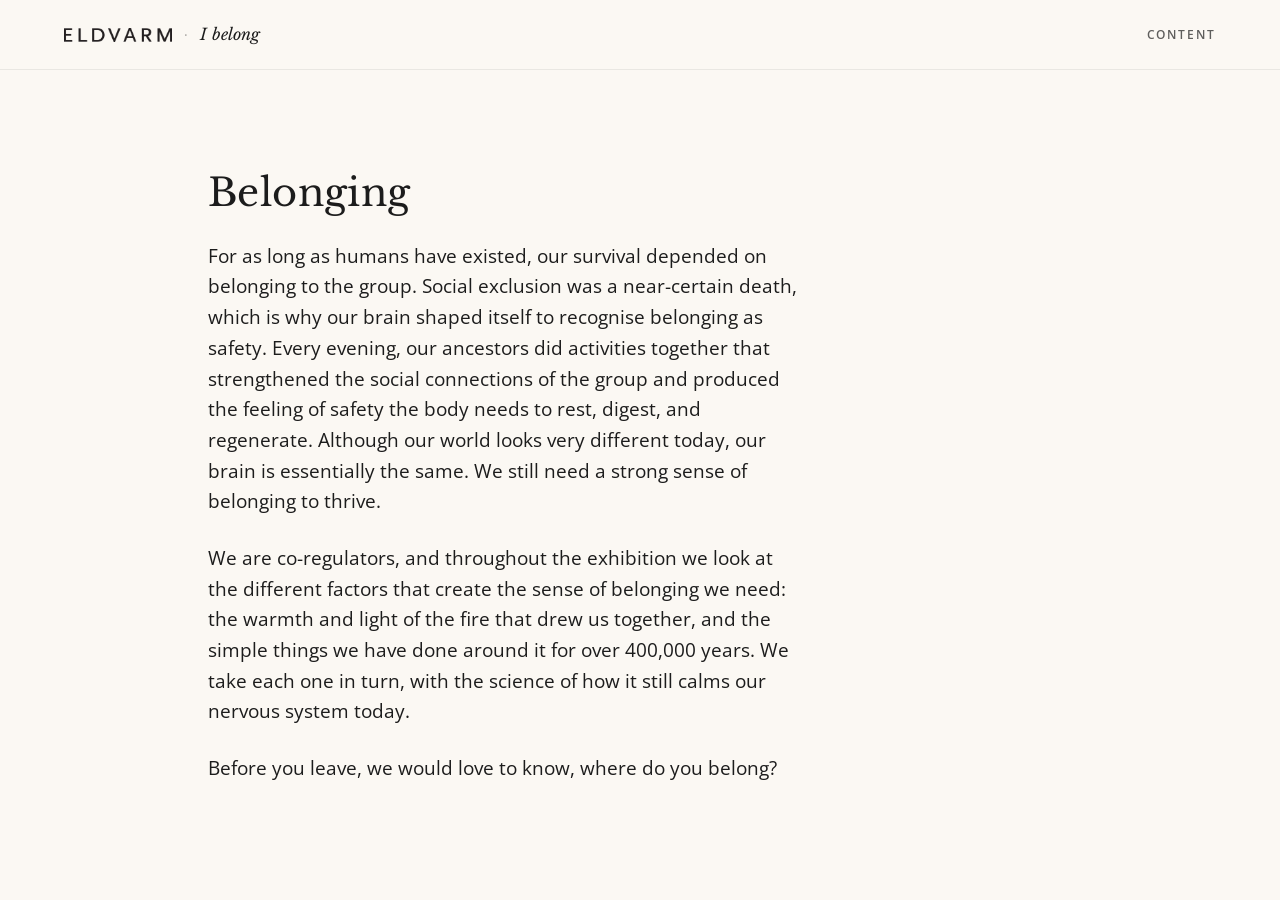
<file: index.html>
<!DOCTYPE html>
<html lang="en-GB">
<head>
<meta charset="UTF-8">
<meta name="viewport" content="width=device-width, initial-scale=1.0">
<title>Belonging · I belong</title>
<link rel="stylesheet" href="shell.css">
</head>
<body data-step="belonging">

  <header class="site-header">
    <a class="site-logo" href="index.html" aria-label="I belong — Eldvarm"><img src="images/eldvarm-logo.png" alt="Eldvarm"><span class="site-sep">·</span><span class="site-wordmark">I belong</span></a>
    <button class="jump-open" id="jump-open">Content</button>
  </header>

  <main class="step">
    <div class="step__inner">
      <h1>Belonging</h1>
      <p class="lede">For as long as humans have existed, our survival depended on belonging to the group. Social exclusion was a near-certain death, which is why our brain shaped itself to recognise belonging as safety. Every evening, our ancestors did activities together that strengthened the social connections of the group and produced the feeling of safety the body needs to rest, digest, and regenerate. Although our world looks very different today, our brain is essentially the same. We still need a strong sense of belonging to thrive.</p>
      <p class="lede">We are co-regulators, and throughout the exhibition we look at the different factors that create the sense of belonging we need: the warmth and light of the fire that drew us together, and the simple things we have done around it for over 400,000 years. We take each one in turn, with the science of how it still calms our nervous system today.</p>
      <p class="lede">Before you leave, we would love to know, where do you belong?</p>
    </div>
  </main>

  <nav class="jump-panel" id="jump-panel">
    <button class="jump-panel__close">Close</button>
    <ul class="jump-list"></ul>
  </nav>

  <footer class="step-foot" id="path-foot"></footer>

  <script src="path.js"></script>
</body>
</html>
</file>
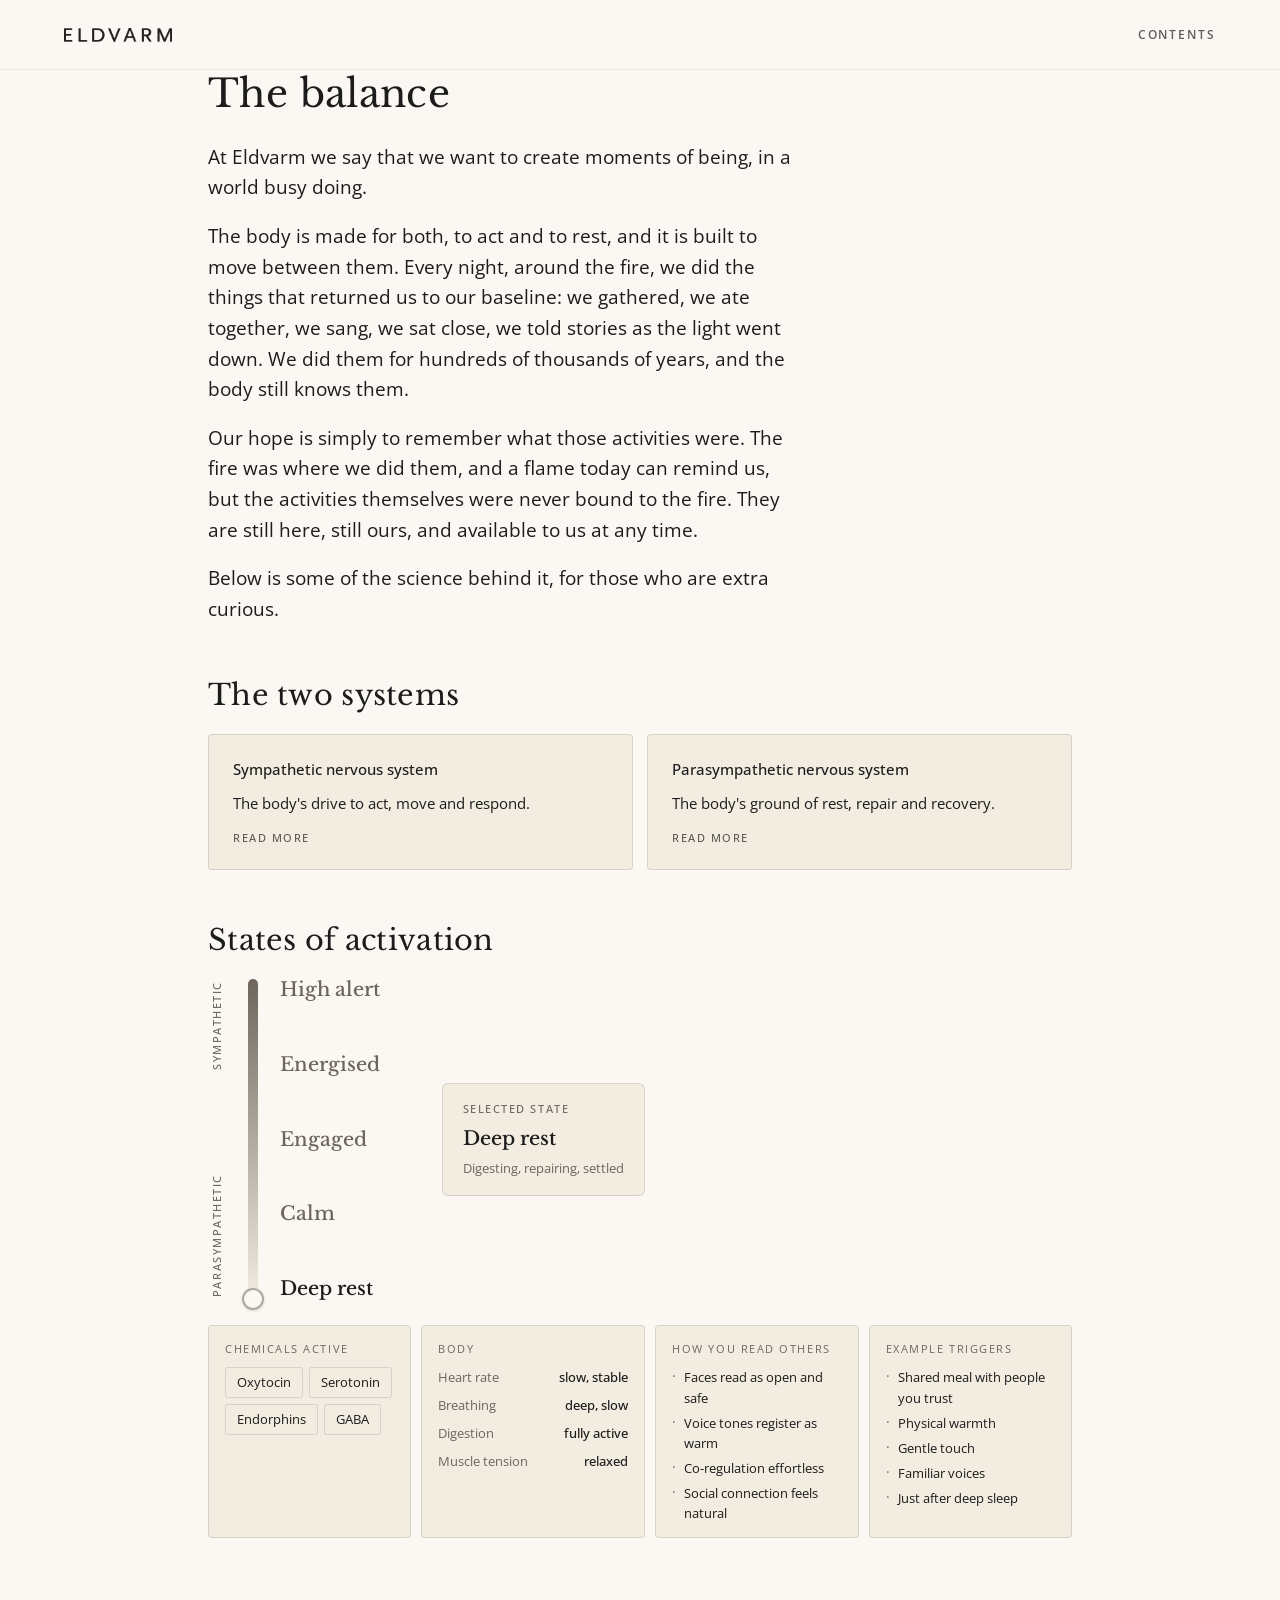
<file: balance.html>
<!DOCTYPE html>
<html lang="en-GB">
<head>
<meta charset="UTF-8">
<meta name="viewport" content="width=device-width, initial-scale=1.0">
<title>The balance · I belong</title>
<link rel="stylesheet" href="shell.css">
<style>
  /* helper variables, matched to the brand, so the ported markup resolves */
  body[data-step="balance"] {
    --text: var(--ink); --text2: var(--ink-soft);
    --bg2: var(--bg-soft);
    --border: var(--line); --border-mid: rgba(33,30,26,0.22); --border-strong: rgba(33,30,26,0.36);
    --accent: var(--ember);
  }

  /* this step scrolls, rather than sitting on one screen */
  body[data-step="balance"] .step {
    min-height: 100svh;
    justify-content: flex-start;
    padding-top: clamp(3.5rem, 8vh, 6rem);
    padding-bottom: 6rem;
  }
  body[data-step="balance"] .lede { margin-top: 1.1rem; }
  body[data-step="balance"] .lede:first-of-type { margin-top: 1.6rem; }
  .balance-block { margin-top: clamp(2.4rem, 6vh, 4rem); }
  .section-heading { margin-bottom: 1.4rem; }

  /* two systems */
  .systems { display: grid; grid-template-columns: 1fr 1fr; gap: 14px; margin-bottom: 14px; }
  .sys-card { border-radius: 4px; padding: 22px 24px; border: 0.5px solid var(--border); }
  .sys-card.sym, .sys-card.para { background: var(--bg-soft); color: var(--ink); }
  .sys-toggle { width: 100%; text-align: left; cursor: pointer; font: inherit; color: inherit; background: none; border: none; padding: 0; display: block; }
  .sys-title { font-size: var(--fs-body); font-weight: 500; margin-bottom: 10px; }
  .sys-essence { font-size: var(--fs-body); line-height: 1.6; }
  .sys-more { margin-top: 14px; font-size: var(--fs-label); font-weight: 500; letter-spacing: var(--track-caps); text-transform: uppercase; opacity: 0.7; }
  .sys-more__close { display: none; }
  .sys-card.is-open .sys-more__open { display: none; }
  .sys-card.is-open .sys-more__close { display: inline; }
  .sys-detail { display: none; margin-top: 14px; padding-top: 14px; border-top: 0.5px solid var(--border); }
  .sys-card.is-open .sys-detail { display: block; }
  .sys-detail p { font-size: var(--fs-body); line-height: 1.7; }
  .sys-header { display: flex; align-items: center; gap: 10px; margin-bottom: 14px; }
  .sys-bullets { list-style: none; padding: 0; margin-bottom: 14px; }
  .sys-bullets li { font-size: var(--fs-body); line-height: 1.65; padding-left: 14px; position: relative; margin-bottom: 6px; }
  .sys-bullets li:last-child { margin-bottom: 0; }
  .sys-bullets li::before { content: "·"; position: absolute; left: 0; font-size: 16px; line-height: 1.3; }
  .sys-survival { font-size: var(--fs-body); line-height: 1.7; padding-top: 14px; border-top: 0.5px solid var(--border); }

  /* states of activation: a vertical axis, rest at the floor rising into
     activation at the top, shown by tone rather than colour. */
  .vstates { display: flex; align-items: flex-start; gap: 22px; margin-bottom: 1.6rem; position: relative; }
  .vaxis-end { display: flex; flex-direction: column; justify-content: space-between; height: 320px; padding: 2px 0; }
  .vaxis-end span { font-size: var(--fs-label); font-weight: 500; letter-spacing: var(--track-caps); text-transform: uppercase; writing-mode: vertical-rl; transform: rotate(180deg); color: var(--ink-soft); }
  .vaxis-track { position: relative; width: 10px; height: 320px; border-radius: 5px; flex-shrink: 0; }
  .vaxis-fill { position: absolute; inset: 0; border-radius: 5px; background: linear-gradient(to top, var(--bg-soft), var(--ink-soft)); }
  .vaxis-track input[type=range] { position: absolute; left: -7px; top: 0; width: 24px; height: 320px; writing-mode: vertical-lr; direction: rtl; opacity: 0; cursor: pointer; margin: 0; }
  .vaxis-thumb { position: absolute; left: 50%; width: 22px; height: 22px; border-radius: 50%; background: var(--bg); border: 2px solid var(--border-strong); transform: translate(-50%, 50%); pointer-events: none; transition: bottom 0.15s; box-shadow: 0 1px 3px rgba(33,30,26,0.15); }
  .vticks { display: flex; flex-direction: column; justify-content: space-between; height: 320px; padding: 1px 0; }
  .vtick { background: none; border: none; padding: 0; text-align: left; cursor: pointer; line-height: 1; transition: color 0.15s; color: var(--text2); }
  .vtick:hover { color: var(--text); }
  .vtick.is-active { color: var(--text); }
  .vtick__name { font-family: var(--display); font-size: var(--fs-lede); font-weight: 500; }
  .vcurrent { align-self: center; margin-left: 40px; background: var(--bg2); border: 0.5px solid var(--border); border-radius: 6px; padding: 16px 20px; }
  .vcurrent__eyebrow { font-size: var(--fs-label); font-weight: 500; letter-spacing: var(--track-caps); text-transform: uppercase; color: var(--text2); margin-bottom: 6px; }
  .state-label { font-family: var(--display); font-size: var(--fs-lede); font-weight: 500; color: var(--text); margin-bottom: 4px; }
  .state-branch { font-size: var(--fs-small); color: var(--text2); }

  .states-grid { display: grid; grid-template-columns: 1fr 1fr 1fr 1fr; gap: 10px; }
  .card { background: var(--bg2); border-radius: 4px; padding: 14px 16px; border: 0.5px solid var(--border); }
  .card-label { font-size: var(--fs-label); color: var(--text2); margin-bottom: 10px; letter-spacing: var(--track-caps); text-transform: uppercase; }
  .tag-row { display: flex; flex-wrap: wrap; gap: 6px; }
  /* chemicals not clickable for now (pop-up disabled until the content is ready) */
  .chem-chip { cursor: default; pointer-events: none; }
  .chem-chip.is-active { box-shadow: inset 0 0 0 1px currentColor; }

  /* chemical pop-up: a floating card with the full entry */
  .chem-modal { display: none; position: fixed; inset: 0; z-index: 200; background: rgba(33,30,26,0.45); align-items: center; justify-content: center; padding: 24px; }
  .chem-modal.is-open { display: flex; }
  .chem-modal__card { position: relative; background: var(--bg); border: 0.5px solid var(--border-mid); border-left: 3px solid var(--accent); border-radius: 4px; max-width: 460px; width: 100%; max-height: 85vh; overflow-y: auto; padding: 26px 28px; box-shadow: 0 18px 50px rgba(33,30,26,0.22); }
  .chem-modal__close { position: absolute; top: 12px; right: 14px; background: none; border: none; font-size: 22px; line-height: 1; color: var(--text2); cursor: pointer; padding: 4px; }
  .chem-modal__close:hover { color: var(--text); }
  .chem-modal__name { font-family: var(--display); font-size: var(--fs-lede); font-weight: 500; text-transform: capitalize; margin-bottom: 4px; }
  .chem-modal__meta { font-size: var(--fs-small); color: var(--text2); font-style: italic; margin-bottom: 12px; }
  .chem-modal__sum { font-size: var(--fs-body); color: var(--text); line-height: 1.6; padding-bottom: 16px; border-bottom: 0.5px solid var(--border); }
  .chem-modal__sec { margin-top: 16px; }
  .chem-modal__label { font-size: var(--fs-label); font-weight: 500; letter-spacing: var(--track-caps); text-transform: uppercase; color: var(--text2); margin-bottom: 7px; }
  .chem-modal__list { list-style: none; padding: 0; }
  .chem-modal__list li { font-size: var(--fs-small); color: var(--text); line-height: 1.55; padding-left: 14px; position: relative; margin-bottom: 6px; }
  .chem-modal__list li:last-child { margin-bottom: 0; }
  .chem-modal__list li::before { content: "·"; position: absolute; left: 0; color: var(--text2); font-size: 15px; line-height: 1.3; }
  .body-item { display: flex; justify-content: space-between; align-items: center; margin-bottom: 7px; font-size: var(--fs-small); }
  .body-item:last-child { margin-bottom: 0; }
  .body-key { color: var(--text2); min-width: 90px; }
  .bar-val { font-size: var(--fs-small); font-weight: 500; min-width: 100px; text-align: right; color: var(--text); }
  .bullet-list { list-style: none; padding: 0; }
  .bullet-list li { font-size: var(--fs-small); color: var(--text); line-height: 1.55; padding-left: 12px; position: relative; margin-bottom: 5px; }
  .bullet-list li:last-child { margin-bottom: 0; }
  .bullet-list li::before { content: "·"; position: absolute; left: 0; color: var(--text2); font-size: 14px; line-height: 1.3; }

  @media (max-width: 700px) {
    .systems { grid-template-columns: 1fr; }
    .states-grid { grid-template-columns: 1fr 1fr; }
  }
</style>
</head>
<body data-step="balance">

  <header class="site-header">
    <a class="site-logo" href="index.html" aria-label="I belong — Eldvarm"><img src="images/eldvarm-logo.png" alt="Eldvarm"></a>
    <button class="jump-open" id="jump-open">Contents</button>
  </header>

  <main class="step">
    <div class="step__inner">
      <h1>The balance</h1>
      <p class="lede">At Eldvarm we say that we want to create moments of being, in a world busy doing.</p>
      <p class="lede">The body is made for both, to act and to rest, and it is built to move between them. Every night, around the fire, we did the things that returned us to our baseline: we gathered, we ate together, we sang, we sat close, we told stories as the light went down. We did them for hundreds of thousands of years, and the body still knows them.</p>
      <p class="lede">Our hope is simply to remember what those activities were. The fire was where we did them, and a flame today can remind us, but the activities themselves were never bound to the fire. They are still here, still ours, and available to us at any time.</p>
      <p class="lede">Below is some of the science behind it, for those who are extra curious.</p>

      <!-- the two systems -->
      <div class="balance-block">
        <h2 class="section-heading">The two systems</h2>
        <div class="systems">
          <div class="sys-card sym">
            <button class="sys-toggle" data-sys="sym" aria-expanded="false">
              <div class="sys-title">Sympathetic nervous system</div>
              <div class="sys-essence">The body's drive to act, move and respond.</div>
              <div class="sys-more"><span class="sys-more__open">Read more</span><span class="sys-more__close">Close</span></div>
            </button>
            <div class="sys-detail" id="detail-sym">
              <p>The sympathetic nervous system activates when the body needs to act, in physical effort, excitement, challenge, or perceived threat. Heart rate and blood pressure rise, focus and sensory acuity sharpen, and blood redirects to the muscles, while digestion, immune function and repair are suppressed for the duration. It is built for short bursts, minutes of intense activation followed by full recovery, and it is chronic activation without that recovery that drives inflammation, immune suppression and burnout. It is the essential drive to act, move and respond, without which we would lack the energy to find food, protect ourselves, or push forward.</p>
            </div>
          </div>
          <div class="sys-card para">
            <button class="sys-toggle" data-sys="para" aria-expanded="false">
              <div class="sys-title">Parasympathetic nervous system</div>
              <div class="sys-essence">The body's ground of rest, repair and recovery.</div>
              <div class="sys-more"><span class="sys-more__open">Read more</span><span class="sys-more__close">Close</span></div>
            </button>
            <div class="sys-detail" id="detail-para">
              <p>The parasympathetic nervous system activates when the body registers safety. Heart rate slows, blood pressure drops, digestion and nutrient absorption come online, and tissue repair and immune function strengthen. Its main pathway is the vagus nerve, the longest cranial nerve in the body, running from the brainstem to the abdomen. This is also the state we reach together rather than alone: humans are co-regulators, steadying one another into safety through voice, touch, scent, breath and simple closeness. It is the ground of rest, repair and recovery, without which the body cannot rebuild and its long-term function breaks down.</p>
            </div>
          </div>
        </div>
      </div>

      <!-- states of activation -->
      <div class="balance-block">
        <h2 class="section-heading">States of activation</h2>
        <div class="vstates">
          <div class="vaxis-end">
            <span class="vaxis-end__top">Sympathetic</span>
            <span class="vaxis-end__bottom">Parasympathetic</span>
          </div>
          <div class="vaxis-track">
            <div class="vaxis-fill"></div>
            <input type="range" min="0" max="4" step="1" value="0" id="slider" aria-label="Level of activation">
            <div class="vaxis-thumb" id="thumb"></div>
          </div>
          <div class="vticks">
            <button class="vtick" data-level="4"><span class="vtick__name">High alert</span></button>
            <button class="vtick" data-level="3"><span class="vtick__name">Energised</span></button>
            <button class="vtick" data-level="2"><span class="vtick__name">Engaged</span></button>
            <button class="vtick" data-level="1"><span class="vtick__name">Calm</span></button>
            <button class="vtick" data-level="0"><span class="vtick__name">Deep rest</span></button>
          </div>
          <div class="vcurrent" id="vcurrent">
            <div class="vcurrent__eyebrow">Selected state</div>
            <div class="state-label" id="state-label">Deep rest</div>
            <div class="state-branch" id="state-branch">Connected, digesting, repairing</div>
          </div>
        </div>
        <div class="states-grid">
          <div class="card">
            <div class="card-label">Chemicals active</div>
            <div class="tag-row" id="chemicals-slider"></div>
          </div>
          <div class="card">
            <div class="card-label">Body</div>
            <div id="body-effects"></div>
          </div>
          <div class="card">
            <div class="card-label">How you read others</div>
            <ul class="bullet-list" id="social"></ul>
          </div>
          <div class="card">
            <div class="card-label">Example triggers</div>
            <ul class="bullet-list" id="triggers"></ul>
          </div>
        </div>
      </div>
    </div>
  </main>

  <div class="chem-modal" id="chem-modal">
    <div class="chem-modal__card" id="chem-card" role="dialog" aria-modal="true" aria-labelledby="cm-name">
      <button class="chem-modal__close" id="chem-close" aria-label="Close">&times;</button>
      <div class="chem-modal__name" id="cm-name"></div>
      <div class="chem-modal__meta" id="cm-meta"></div>
      <div class="chem-modal__sum" id="cm-sum"></div>
      <div class="chem-modal__sec">
        <div class="chem-modal__label">What it does</div>
        <ul class="chem-modal__list" id="cm-does"></ul>
      </div>
      <div class="chem-modal__sec">
        <div class="chem-modal__label">Triggers</div>
        <ul class="chem-modal__list" id="cm-trig"></ul>
      </div>
    </div>
  </div>

  <nav class="jump-panel" id="jump-panel">
    <button class="jump-panel__close">Close</button>
    <ul class="jump-list"></ul>
  </nav>

  <footer class="step-foot" id="path-foot"></footer>

  <script src="chem-data.js"></script>
  <script>
  (function () {
    /* a neutral chip, clickable to reveal a short definition */
    function chipHTML(name) {
      const label = name.charAt(0).toUpperCase() + name.slice(1);
      return '<span class="chem-chip" data-chem="' + name + '" style="display:inline-flex;align-items:center;font-size:var(--fs-small);padding:4px 11px;border-radius:3px;background:var(--bg-soft);color:var(--ink);border:0.5px solid var(--line);">' + label + '</span>';
    }

    /* the chemical entries (CHEM, keyed by lowercase name, with the
       'moderate cortisol' alias) come from the shared source, chem-data.js */

    const snapPositions = [0, 25, 50, 75, 100];

    /* floor (bottom, index 0) to top (index 4): rest rising into activation.
       Body effects and chemicals are unchanged, remapped to the new names. */
    const sliderStates = [
      {
        label: "Deep rest", branch: "Digesting, repairing, settled",
        chemicals: ["oxytocin", "serotonin", "endorphins", "GABA"],
        body: [
          { k: "Heart rate", v: "slow, stable" },
          { k: "Breathing", v: "deep, slow" },
          { k: "Digestion", v: "fully active" },
          { k: "Muscle tension", v: "relaxed" }
        ],
        social: ["Faces read as open and safe","Voice tones register as warm","Co-regulation effortless","Social connection feels natural"],
        triggers: ["Shared meal with people you trust","Physical warmth","Gentle touch","Familiar voices","Just after deep sleep"]
      },
      {
        label: "Calm", branch: "Rested, present, available",
        chemicals: ["oxytocin", "serotonin", "dopamine", "endorphins"],
        body: [
          { k: "Heart rate", v: "steady, present" },
          { k: "Breathing", v: "easy, rhythmic" },
          { k: "Digestion", v: "normal" },
          { k: "Muscle tension", v: "ready, not tense" }
        ],
        social: ["High accuracy reading facial expressions","Curious, not defensive","Empathy fully accessible","Can hold nuance and complexity"],
        triggers: ["Absorbing work","Good conversation","Creative flow","Morning after good sleep","Exercise just completed"]
      },
      {
        label: "Engaged", branch: "Both systems active, positively aroused",
        chemicals: ["dopamine", "endorphins", "adrenaline", "norepinephrine", "moderate cortisol"],
        body: [
          { k: "Heart rate", v: "elevated, energised" },
          { k: "Breathing", v: "fuller, faster" },
          { k: "Digestion", v: "reduced" },
          { k: "Muscle tension", v: "primed" }
        ],
        social: ["Highly attuned to the room","Reading cues quickly, not always accurately","Charisma and presence increased","Less patience for peripheral detail"],
        triggers: ["Public speaking","Physical competition","Falling in love","First day of something new","A conversation that matters","Creative risk"]
      },
      {
        label: "Energised", branch: "Mobilised, repair and connection receding",
        chemicals: ["cortisol", "adrenaline", "norepinephrine", "dopamine"],
        body: [
          { k: "Heart rate", v: "elevated, tense" },
          { k: "Breathing", v: "shallow, quicker" },
          { k: "Digestion", v: "slowing" },
          { k: "Muscle tension", v: "building" }
        ],
        social: ["Less accurate reading others","Mild self-focus","Neutral signals read as slightly negative","Patience shorter, empathy reduced"],
        triggers: ["Deadline pressure","Difficult conversation approaching","Interrupted sleep over days","Financial worry","Low-grade uncertainty"]
      },
      {
        label: "High alert", branch: "Full sympathetic response, connection offline",
        chemicals: ["adrenaline", "cortisol", "norepinephrine"],
        body: [
          { k: "Heart rate", v: "high, fast" },
          { k: "Breathing", v: "shallow, rapid" },
          { k: "Digestion", v: "shut down" },
          { k: "Muscle tension", v: "high" }
        ],
        social: ["Faces read as hostile or threatening","Neutral expressions misread as negative","Trust collapses rapidly","Tunnel vision, peripheral signals lost"],
        triggers: ["Threat to safety","Physical danger","Acute conflict","Public humiliation","Panic"]
      }
    ];

    function renderState(i) {
      const s = sliderStates[i];
      const pct = snapPositions[i];
      document.getElementById("thumb").style.bottom = pct + "%";
      document.querySelectorAll(".vtick").forEach(t => t.classList.toggle("is-active", parseInt(t.dataset.level) === i));
      document.getElementById("state-label").textContent = s.label;
      document.getElementById("state-branch").textContent = s.branch;
      document.getElementById("chemicals-slider").innerHTML = s.chemicals.map(c => chipHTML(c)).join("");
      document.getElementById("body-effects").innerHTML = s.body.map(b =>
        '<div class="body-item"><span class="body-key">' + b.k + '</span><span class="bar-val">' + b.v + '</span></div>'
      ).join("");
      document.getElementById("social").innerHTML = s.social.map(x => '<li>' + x + '</li>').join("");
      document.getElementById("triggers").innerHTML = s.triggers.map(x => '<li>' + x + '</li>').join("");
    }

    /* the chemical pop-up: a floating card with the full entry */
    const chemBox = document.getElementById("chemicals-slider");
    const modal = document.getElementById("chem-modal");
    const cmName = document.getElementById("cm-name");
    const cmMeta = document.getElementById("cm-meta");
    const cmSum = document.getElementById("cm-sum");
    const cmDoes = document.getElementById("cm-does");
    const cmTrig = document.getElementById("cm-trig");

    function openChem(name) {
      const key = name.toLowerCase();
      const d = CHEM[key];
      if (!d) return;
      cmName.textContent = d.name;
      cmMeta.textContent = d.kind + ', produced in ' + d.produced;
      cmSum.textContent = d.summary;
      cmDoes.innerHTML = d.does.map(x => '<li>' + x + '</li>').join("");
      cmTrig.innerHTML = d.triggers.map(x => '<li>' + x + '</li>').join("");
      modal.classList.add("is-open");
    }
    function closeChem() { modal.classList.remove("is-open"); }

    chemBox.addEventListener("click", e => {
      const chip = e.target.closest(".chem-chip");
      if (chip) openChem(chip.dataset.chem);
    });
    document.getElementById("chem-close").addEventListener("click", closeChem);
    modal.addEventListener("click", e => { if (e.target === modal) closeChem(); });
    document.addEventListener("keydown", e => { if (e.key === "Escape") closeChem(); });

    document.querySelectorAll(".sys-toggle").forEach(btn => {
      btn.addEventListener("click", () => {
        const card = btn.closest(".sys-card");
        const open = card.classList.toggle("is-open");
        btn.setAttribute("aria-expanded", open ? "true" : "false");
      });
    });

    const slider = document.getElementById("slider");
    slider.addEventListener("input", () => renderState(parseInt(slider.value)));
    document.querySelectorAll(".vtick").forEach(t => t.addEventListener("click", () => {
      const lvl = parseInt(t.dataset.level);
      slider.value = lvl;
      renderState(lvl);
    }));
    renderState(0);
  })();
  </script>

  <script src="path.js"></script>
</body>
</html>
</file>
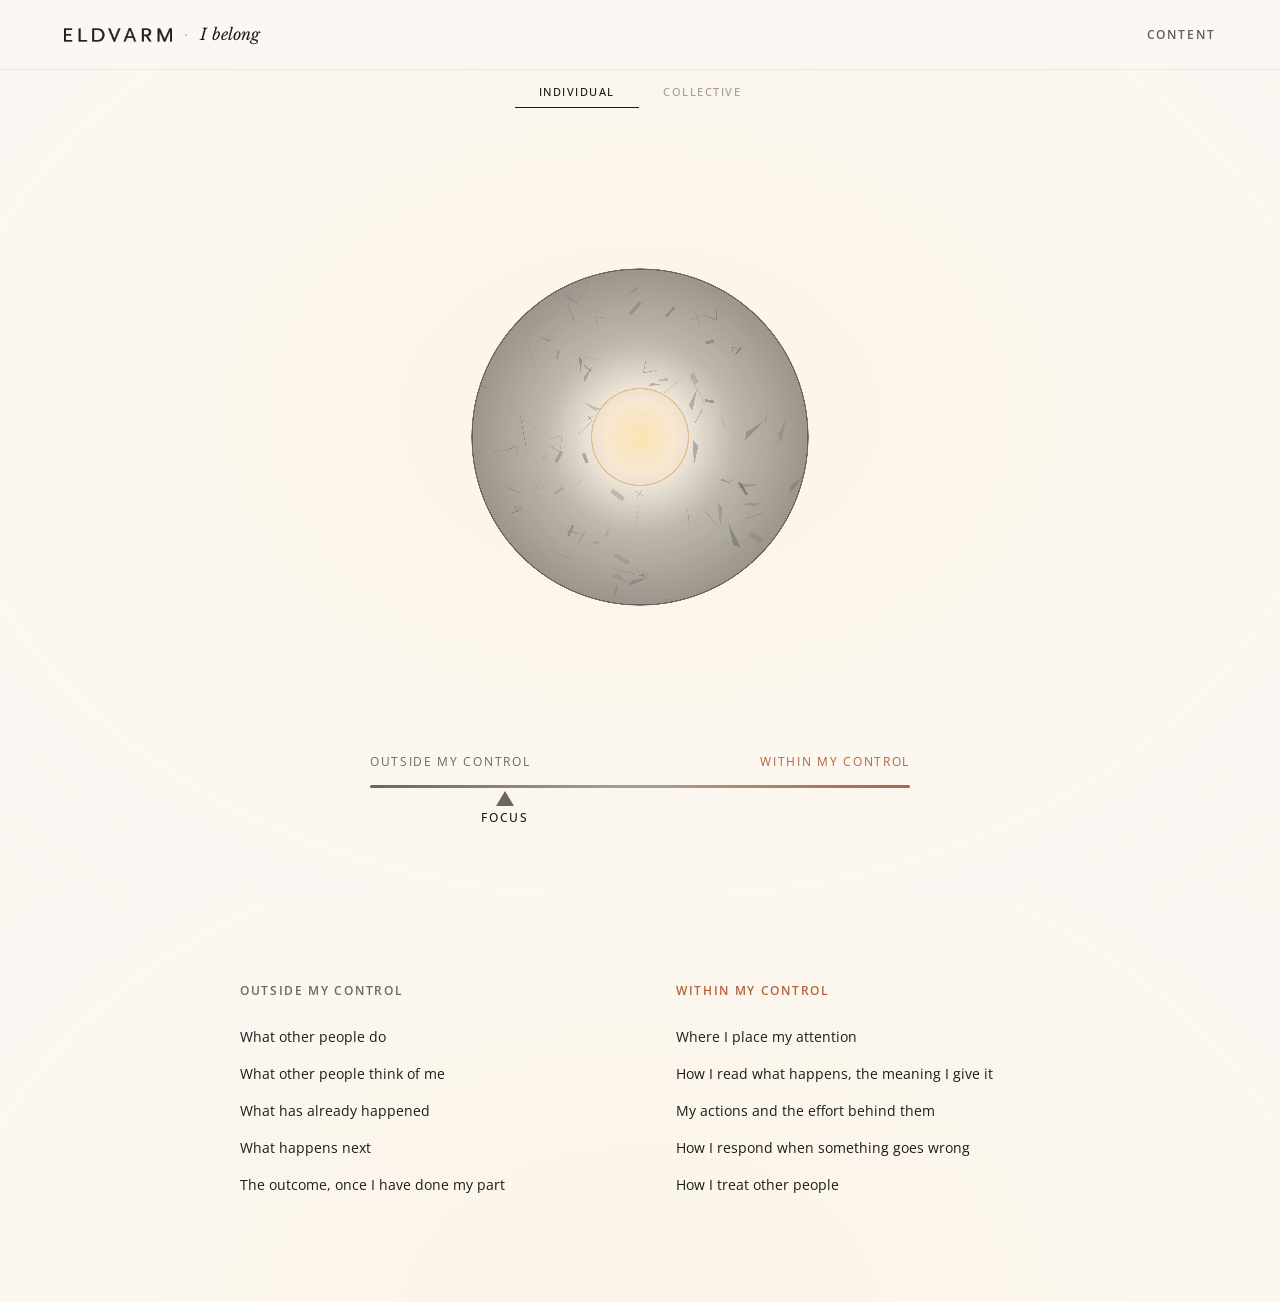
<file: circle.html>
<!DOCTYPE html>
<html lang="en-GB">
<head>
<meta charset="UTF-8">
<meta name="viewport" content="width=device-width, initial-scale=1.0">
<title>Inner and outer circle · I belong</title>
<link rel="stylesheet" href="shell.css">
<style>
  /* the same warm firelight pools on the off-white as on the fire step */
  body[data-step="circle"] {
    background: radial-gradient(120% 120% at 50% 46%, #FCF4E6 0%, var(--bg) 52%, var(--bg-soft) 100%);
    overflow-x: hidden; /* allow vertical scroll to reach the lists below; clip horizontal */
    user-select: none;
  }

  .step--circle {
    flex-direction: column;
    justify-content: center;
    gap: clamp(0.4rem, 1.6vh, 1.2rem);
    padding: calc(var(--header-h) + 1.2rem) 1rem 6.5rem;
  }

  /* keep the foot links clickable above the slider artwork */
  .step-foot { z-index: 40; }

  .tabs { display: flex; gap: 0; flex-shrink: 0; }
  .tab-btn {
    font-family: var(--body);
    font-size: var(--fs-label);
    font-weight: 500;
    letter-spacing: var(--track-caps);
    text-transform: uppercase;
    color: var(--ink-faint);
    background: none;
    border: none;
    padding: 8px 24px;
    cursor: pointer;
    border-bottom: 1.5px solid transparent;
    transition: color 0.3s, border-color 0.3s;
  }
  .tab-btn:hover { color: var(--ink-soft); }
  .tab-btn.active { color: var(--ink); border-bottom-color: var(--ink); }

  .view { display: none; flex-direction: column; align-items: center; }
  .view.active { display: flex; }

  .canvas-wrap {
    position: relative;
    width: min(70vh, 88vw, 760px);
    height: min(70vh, 88vw, 760px);
    flex: none;
  }
  canvas { position: absolute; top: 0; left: 0; width: 100%; height: 100%; }

  .sound-btn {
    display: flex;
    justify-content: center;
    padding: 10px 0 6px;
    cursor: pointer;
    color: var(--ink-faint);
    transition: color 0.3s;
  }
  .sound-btn:hover { color: var(--ink-soft); }
  .sound-btn.active { color: var(--ember); }
  .sound-btn.active .sound-off-line { display: none; }

  .slider-area {
    padding-bottom: 6px;
    width: min(60vh, 80vw, 700px);
    position: relative;
  }
  .slider-labels { display: flex; justify-content: space-between; margin-bottom: 14px; }
  .slider-label {
    font-family: var(--body);
    font-size: 0.75rem;
    font-weight: 400;
    letter-spacing: var(--track-caps);
    text-transform: uppercase;
  }
  .slider-label-left { color: var(--ink-soft); }
  .slider-label-right { color: var(--ember); }

  .track {
    position: relative;
    height: 3px;
    background: linear-gradient(to right, var(--ink-soft), var(--ink-faint) 45%, var(--ink-faint) 55%, var(--ember));
    border-radius: 2px;
  }
  .track input[type=range] {
    position: absolute;
    width: 100%;
    top: -18px;
    height: 38px;
    opacity: 0;
    cursor: pointer;
    z-index: 2;
    touch-action: none;
    margin: 0;
  }
  .track-thumb {
    position: absolute;
    width: 18px;
    height: 15px;
    background: var(--ink-soft);
    top: 6px;
    transform: translateX(-50%);
    clip-path: polygon(50% 0%, 0% 100%, 100% 100%);
    pointer-events: none;
    transition: background 0.4s ease;
  }
  .focus-label {
    position: absolute;
    top: 56px;
    transform: translateX(-50%);
    font-family: var(--body);
    font-size: 0.75rem;
    font-weight: 500;
    letter-spacing: var(--track-caps);
    text-transform: uppercase;
    color: var(--ink);
    pointer-events: none;
  }

  @media (max-width: 640px) {
    .tab-btn { padding: 6px 14px; }
    .canvas-wrap { width: 82vw; height: 82vw; max-width: 420px; max-height: 420px; }
    .slider-area { width: 86vw; max-width: 420px; }
    .focus-label { top: 60px; }
    .track-thumb { width: 22px; height: 18px; top: 7px; }
  }

  /* two lists underneath the circle: what is / isn't within my control (echoes the slider) */
  .control-lists { padding: clamp(3rem, 9vh, 6.5rem) var(--pad) clamp(4rem, 11vh, 7.5rem); user-select: text; }
  .control-lists__inner { max-width: 50rem; margin: 0 auto; display: grid; grid-template-columns: 1fr 1fr; gap: clamp(2.2rem, 6vw, 4.5rem); }
  .control-col__head { font-family: var(--body); font-size: 0.75rem; font-weight: 600; letter-spacing: var(--track-caps); text-transform: uppercase; margin: 0 0 1.1rem; }
  .control-col--within .control-col__head { color: var(--ember); }
  .control-col--outside .control-col__head { color: var(--ink-soft); }
  .control-list { list-style: none; padding: 0; margin: 0; }
  .control-list li { font-size: 0.875rem; line-height: 1.5; color: var(--ink); padding: 0.5rem 0; }
  @media (max-width: 640px) { .control-lists__inner { grid-template-columns: 1fr; gap: 2.4rem; } }
</style>
</head>
<body data-step="circle">

  <header class="site-header">
    <a class="site-logo" href="index.html" aria-label="I belong — Eldvarm"><img src="images/eldvarm-logo.png" alt="Eldvarm"><span class="site-sep">·</span><span class="site-wordmark">I belong</span></a>
    <button class="jump-open" id="jump-open">Content</button>
  </header>

  <main class="step step--circle">

    <div class="tabs">
      <button class="tab-btn active" id="tab-solo" type="button">Individual</button>
      <button class="tab-btn" id="tab-group" type="button">Collective</button>
    </div>

    <div class="view active" id="view-solo">
      <div class="canvas-wrap">
        <canvas id="c1" width="3000" height="3000"></canvas>
      </div>
      <div class="slider-area">
        <div class="slider-labels">
          <span class="slider-label slider-label-left">Outside my control</span>
          <span class="slider-label slider-label-right">Within my control</span>
        </div>
        <div class="track">
          <input type="range" min="0" max="100" value="25" id="slider1">
          <div class="track-thumb" id="thumb1"></div>
        </div>
        <div class="focus-label" id="focus1" style="left:25%;">Focus</div>
      </div>
    </div>

    <div class="view" id="view-group">
      <div class="canvas-wrap">
        <canvas id="c2" width="1800" height="1800"></canvas>
      </div>
      <div class="slider-area">
        <div class="slider-labels">
          <span class="slider-label slider-label-left">Outside my control</span>
          <span class="slider-label slider-label-right">Within my control</span>
        </div>
        <div class="track">
          <input type="range" min="0" max="100" value="25" id="slider2">
          <div class="track-thumb" id="thumb2"></div>
        </div>
        <div class="focus-label" id="focus2" style="left:25%;">Focus</div>
      </div>
    </div>

  </main>

  <section class="control-lists">
    <div class="control-lists__inner">
      <div class="control-col control-col--outside">
        <p class="control-col__head">Outside my control</p>
        <ul class="control-list">
          <li>What other people do</li>
          <li>What other people think of me</li>
          <li>What has already happened</li>
          <li>What happens next</li>
          <li>The outcome, once I have done my part</li>
        </ul>
      </div>
      <div class="control-col control-col--within">
        <p class="control-col__head">Within my control</p>
        <ul class="control-list">
          <li>Where I place my attention</li>
          <li>How I read what happens, the meaning I give it</li>
          <li>My actions and the effort behind them</li>
          <li>How I respond when something goes wrong</li>
          <li>How I treat other people</li>
        </ul>
      </div>
    </div>
  </section>

  <nav class="jump-panel" id="jump-panel">
    <button class="jump-panel__close">Close</button>
    <ul class="jump-list"></ul>
  </nav>

  <footer class="step-foot" id="path-foot"></footer>

  <script>
  /* Ported from the-circle.html. The mechanism is unchanged: a slider from
     "outside my control" (cold, scattered) to "within my control" (warm, gathered),
     with an individual and a collective view, and optional firelight sound.
     The palette is recoloured for the warm off-white background: amber stays,
     the cold end is quiet taupe ink rather than blue, and the collective view
     uses multiply blending so the warmth reads on a light ground. */
  (function () {

  let currentTab = 'solo';

  function switchTab(tab) {
    currentTab = tab;
    document.querySelectorAll('.view').forEach(v => v.classList.remove('active'));
    document.querySelectorAll('.tab-btn').forEach(b => b.classList.remove('active'));
    document.getElementById('view-' + tab).classList.add('active');
    document.getElementById('tab-' + tab).classList.add('active');
  }
  document.getElementById('tab-solo').addEventListener('click', () => switchTab('solo'));
  document.getElementById('tab-group').addEventListener('click', () => switchTab('group'));

  const W = 1800, H = 1800;
  const isMobile = window.innerWidth <= 640;
  const mLW = isMobile ? 2 : 1;

  // ---- a scattered fragment, the cold "outside my control" matter ----
  class Fragment {
    constructor() { this.reset(); }
    reset() {
      this.angle = Math.random() * Math.PI * 2;
      this.distRatio = Math.random();
      this.rot = Math.random() * Math.PI * 2;
      this.rotSpeed = (Math.random() - 0.5) * 0.025;
      this.orbitSpeed = (Math.random() - 0.5) * 0.003;
      this.baseAlpha = 0.3 + Math.random() * 0.45;
      const t = Math.random();
      if (t < 0.22) { this.type = 'shard'; this.size = 38 + Math.random() * 66; }
      else if (t < 0.38) { this.type = 'dash'; this.size = 54 + Math.random() * 98; }
      else if (t < 0.52) { this.type = 'angle'; this.size = 32 + Math.random() * 54; }
      else if (t < 0.66) { this.type = 'cross'; this.size = 22 + Math.random() * 40; }
      else if (t < 0.82) { this.type = 'line'; this.size = 27 + Math.random() * 62; }
      else { this.type = 'rect'; this.size = 19 + Math.random() * 42; this.aspect = 0.15 + Math.random() * 0.4; }
      // quiet taupe inks, darker than the off-white so the shards read
      const v = Math.random();
      if (v < 0.45) this.color = [120 + Math.random()*28, 116 + Math.random()*26, 108 + Math.random()*24];
      else if (v < 0.75) this.color = [96 + Math.random()*22, 92 + Math.random()*20, 85 + Math.random()*18];
      else this.color = [148 + Math.random()*22, 142 + Math.random()*20, 132 + Math.random()*18];
    }
    updateAt(cx, cy, outerR, innerR, intensity) {
      this.angle += this.orbitSpeed * (0.4 + intensity * 2.2);
      this.rot += this.rotSpeed * (0.4 + intensity * 1.8);
      const gap = outerR - innerR;
      const dist = innerR + 4 + this.distRatio * Math.max(0, gap - 8);
      this.x = cx + Math.cos(this.angle) * dist;
      this.y = cy + Math.sin(this.angle) * dist;
      this.currentGap = gap;
    }
    drawOn(ctx, intensity, mul = 1) {
      const squeeze = Math.max(0.05, this.currentGap / 80);
      const presence = 0.3 + intensity * 0.7;
      const alpha = this.baseAlpha * presence * Math.min(1, squeeze * 1.5);
      if (alpha < 0.015) return;
      ctx.save();
      ctx.translate(this.x, this.y);
      ctx.rotate(this.rot);
      ctx.globalAlpha = alpha;
      ctx.fillStyle = ctx.strokeStyle = `rgb(${this.color[0]},${this.color[1]},${this.color[2]})`;
      const sizeScale = 0.4 + intensity * 1.2;
      // keep each piece inside the ring gap so it reads as a whole shape orbiting
      // the inner circle, rather than an oversized fragment clipped to a sliver
      let s = this.size * Math.min(1, squeeze) * sizeScale * mul;
      s = Math.min(s, this.currentGap * 0.9);
      const lw = (1.5 + intensity * 1.5) * Math.max(0.6, mul);
      switch (this.type) {
        case 'shard': ctx.beginPath(); ctx.moveTo(0,-s/2); ctx.lineTo(s*0.15,s/2); ctx.lineTo(-s*0.08,s*0.3); ctx.closePath(); ctx.fill(); break;
        case 'dash': ctx.lineWidth=lw; ctx.beginPath(); ctx.moveTo(-s/2,0); ctx.lineTo(s/2,0); ctx.stroke(); break;
        case 'angle': ctx.lineWidth=lw+0.5; ctx.beginPath(); ctx.moveTo(-s/2,-s/3); ctx.lineTo(0,0); ctx.lineTo(-s/2,s/3); ctx.stroke(); break;
        case 'cross': ctx.lineWidth=lw; ctx.beginPath(); ctx.moveTo(-s/2,0); ctx.lineTo(s/2,0); ctx.moveTo(0,-s/2); ctx.lineTo(0,s/2); ctx.stroke(); break;
        case 'line': ctx.fillRect(-s/2,-lw/2,s,lw); break;
        case 'rect': ctx.fillRect(-s/2,-s*this.aspect/2,s,s*this.aspect); break;
      }
      ctx.restore();
    }
  }

  // ---- a warm mote, the gathered "within my control" warmth ----
  class WarmMote {
    constructor() { this.reset(); }
    reset() {
      this.angle = Math.random() * Math.PI * 2;
      this.distRatio = Math.random() * 0.85;
      this.driftAngle = Math.random() * Math.PI * 2;
      this.driftSpeed = 0.002 + Math.random() * 0.004;
      this.driftRadius = 5 + Math.random() * 20;
      this.baseAlpha = 0.25 + Math.random() * 0.4;
      this.size = 12 + Math.random() * 35;
      this.pulseSpeed = 0.5 + Math.random() * 1.5;
      this.pulsePhase = Math.random() * Math.PI * 2;
      const v = Math.random();
      if (v < 0.4) this.color = [214 + Math.random()*20, 150 + Math.random()*28, 78 + Math.random()*26];
      else if (v < 0.7) this.color = [196 + Math.random()*22, 132 + Math.random()*22, 64 + Math.random()*18];
      else this.color = [228 + Math.random()*12, 178 + Math.random()*18, 104 + Math.random()*26];
    }
    drawIn(ctx, cx, cy, innerR, warmth) {
      if (innerR < 15 || warmth < 0.05) return;
      const time = Date.now() / 1000;
      this.driftAngle += this.driftSpeed;
      const dist = this.distRatio * (innerR - this.size * 0.5);
      const dx = Math.cos(this.angle + Math.sin(this.driftAngle) * 0.3) * dist;
      const dy = Math.sin(this.angle + Math.cos(this.driftAngle * 0.7) * 0.3) * dist;
      const x = cx + dx;
      const y = cy + dy;
      const pulse = 0.7 + Math.sin(time * this.pulseSpeed + this.pulsePhase) * 0.3;
      const s = this.size * pulse * Math.min(1, innerR / 80);
      const alpha = this.baseAlpha * warmth * pulse;
      if (alpha < 0.01 || s < 2) return;
      ctx.save();
      ctx.globalAlpha = alpha;
      const grad = ctx.createRadialGradient(x, y, 0, x, y, s);
      grad.addColorStop(0, `rgba(${this.color[0]},${this.color[1]},${this.color[2]},0.8)`);
      grad.addColorStop(0.5, `rgba(${this.color[0]},${this.color[1]},${this.color[2]},0.3)`);
      grad.addColorStop(1, `rgba(${this.color[0]},${this.color[1]},${this.color[2]},0)`);
      ctx.beginPath();
      ctx.arc(x, y, s, 0, Math.PI * 2);
      ctx.fillStyle = grad;
      ctx.fill();
      ctx.restore();
    }
  }

  // ============ INDIVIDUAL VIEW ============
  const c1 = document.getElementById('c1').getContext('2d');
  const slider1 = document.getElementById('slider1');
  const thumb1 = document.getElementById('thumb1');
  const focus1 = document.getElementById('focus1');
  const CX = 1500, CY = 1500;
  const OUTER_R = 800, MIN_INNER = 42, MAX_INNER = OUTER_R - 4;

  let val1 = 25, target1 = 25;
  const frags1 = []; for (let i = 0; i < 95; i++) frags1.push(new Fragment());
  const motes1 = []; for (let i = 0; i < 70; i++) motes1.push(new WarmMote());

  function drawSoloFrame() {
    val1 += (target1 - val1) * 0.05;
    const warmth = val1 / 100, coldness = 1 - warmth;
    const innerR = MIN_INNER + warmth * (MAX_INNER - MIN_INNER);
    c1.clearRect(0, 0, 3000, 3000);

    const ratio = innerR / OUTER_R;
    if (ratio >= 0.25) {
      const int = (ratio - 0.25) / 0.75;

      if (int > 0.3) {
        const glowInt = (int - 0.3) / 0.7;
        // soft golden light shining out past the outer circle, growing as the inner circle
        // fills; the grey rings on the water ride on top of this warm spill (no red)
        const bd = OUTER_R + 580 * glowInt;
        const grad = c1.createRadialGradient(CX, CY, OUTER_R - 10, CX, CY, bd);
        grad.addColorStop(0, `rgba(252,214,140,${glowInt*0.3})`);
        grad.addColorStop(0.3, `rgba(244,196,112,${glowInt*0.16})`);
        grad.addColorStop(0.6, `rgba(232,176,90,${glowInt*0.06})`);
        grad.addColorStop(1, 'rgba(224,166,84,0)');
        c1.beginPath(); c1.arc(CX,CY,bd,0,Math.PI*2); c1.fillStyle=grad; c1.fill();
      }

      const time = Date.now()/1000;
      const numRipples = Math.ceil(int * 20);
      const maxReach = 90 + int * 550;
      for (let i = 1; i <= numRipples; i++) {
        const cycle = (time * 0.14 + i * 0.45) % 8;
        const rr = OUTER_R + 4 + cycle * (maxReach / 8);
        const fade = 1 - cycle / 8;
        const distFade = 1 - ((rr - OUTER_R) / maxReach);
        const a = int * int * fade * fade * distFade * 0.95;
        if (a < 0.003 || rr > OUTER_R + maxReach) continue;
        c1.beginPath(); c1.arc(CX,CY,rr,0,Math.PI*2);
        // the rings on the water: a defined grey so they read on mobile as they travel out
        c1.strokeStyle = `rgba(112,107,101,${a})`;
        c1.lineWidth = (1.4 + fade * 2.2) * (distFade + 0.2) * mLW;
        c1.stroke();
      }
    }

    // Darker pool inside the outer circle: a deep warm brown (not black) that fades to
    // transparent toward the centre. It is deepest when the inner circle is small (focus
    // outside my control) and lightens as the inner circle fills out and its light shines
    // outward. Fragments and the central glow sit on top of this.
    const darkA = coldness;
    const dg = c1.createRadialGradient(CX, CY, innerR * 0.7, CX, CY, OUTER_R);
    dg.addColorStop(0, 'rgba(58,49,40,0)');
    dg.addColorStop(0.45, `rgba(54,45,36,${0.4 * darkA})`);
    dg.addColorStop(1, `rgba(48,40,32,${0.62 * darkA})`);
    c1.beginPath();c1.arc(CX,CY,OUTER_R,0,Math.PI*2);c1.fillStyle=dg;c1.fill();

    // Outer ring - "what I cannot affect": a quiet taupe rim
    const ringR = Math.round(122 - coldness * 44);
    const ringG = Math.round(115 - coldness * 42);
    const ringB = Math.round(106 - coldness * 38);
    const ringAlpha = 0.5 + coldness * 0.42;
    const ringWidth = (4.3 + coldness * 2.5) * mLW; // matched to the fire page's ring weight
    c1.beginPath();c1.arc(CX,CY,OUTER_R,0,Math.PI*2);c1.strokeStyle=`rgba(${ringR},${ringG},${ringB},${ringAlpha})`;c1.lineWidth=ringWidth;c1.stroke();

    c1.save();
    c1.beginPath();
    c1.arc(CX,CY,OUTER_R,0,Math.PI*2);
    c1.arc(CX,CY,innerR,0,Math.PI*2,true);
    c1.clip();
    frags1.forEach(f=>{f.updateAt(CX,CY,OUTER_R,innerR,coldness);f.drawOn(c1,coldness);});
    c1.restore();

    const g1=c1.createRadialGradient(CX,CY,0,CX,CY,innerR);const a=0.22+warmth*0.45;
    g1.addColorStop(0,`rgba(255,226,150,${Math.min(1,a+0.22)})`);g1.addColorStop(0.25,`rgba(246,200,112,${a})`);g1.addColorStop(0.6,`rgba(230,172,82,${a*0.55})`);g1.addColorStop(1,`rgba(216,154,66,${a*0.14})`);
    c1.beginPath();c1.arc(CX,CY,innerR,0,Math.PI*2);c1.fillStyle=g1;c1.fill();

    c1.save();
    c1.beginPath();
    c1.arc(CX, CY, innerR, 0, Math.PI * 2);
    c1.clip();
    const moteCount = Math.floor(warmth * warmth * motes1.length);
    for (let i = 0; i < moteCount; i++) motes1[i].drawIn(c1, CX, CY, innerR, warmth);
    c1.restore();

    const breathe=Math.sin(Date.now()/2600)*0.04+1,coreR=innerR*0.3*breathe;
    const cg=c1.createRadialGradient(CX,CY,0,CX,CY,coreR);cg.addColorStop(0,`rgba(255,232,160,${warmth*0.5})`);cg.addColorStop(1,'rgba(238,190,110,0)');
    c1.beginPath();c1.arc(CX,CY,coreR,0,Math.PI*2);c1.fillStyle=cg;c1.fill();

    c1.beginPath();c1.arc(CX,CY,innerR,0,Math.PI*2);c1.strokeStyle=`rgba(224,166,88,${0.55+warmth*0.35})`;c1.lineWidth=6*mLW;c1.stroke();

    thumb1.style.left=val1+'%';focus1.style.left=val1+'%';
    thumb1.style.background=warmth>0.6?'#B4633C':warmth<0.4?'#6E665C':'#8A6B4A';
  }

  slider1.addEventListener('input',()=>{
    target1=parseInt(slider1.value);
    lastSliderMove = Date.now();
    if (soundEnabled) startAudio();
  });
  slider1.addEventListener('touchstart', () => { if (soundEnabled) startAudio(); }, { passive: true });

  // ============ COLLECTIVE VIEW ============
  const c2 = document.getElementById('c2').getContext('2d');
  const slider2 = document.getElementById('slider2');
  const thumb2 = document.getElementById('thumb2');
  const focus2 = document.getElementById('focus2');

  let val2 = 25, target2 = 25;

  const NUM_PEOPLE = 18;
  const people = [];
  const centerGX = 900, centerGY = 900;
  // arranged as a circular cluster (centre + an inner ring of 6 + an outer ring of 11)
  // so the gathered, "within my control" state reads as a circle, not a grid.
  // Centred in the larger 1800x1800 frame so the rings on the water have room to spread
  // past the outer circles without being clipped at the canvas edge.
  const basePositions = [
    [900, 900],
    [900, 710], [1065, 805], [1065, 995], [900, 1090], [735, 995], [735, 805],
    [900, 520], [1105, 580], [1245, 742], [1276, 954], [1187, 1149], [1007, 1264], [793, 1264], [613, 1149], [524, 954], [555, 742], [695, 580]
  ];
  for (let i = 0; i < NUM_PEOPLE; i++) {
    const bx = basePositions[i][0] + (Math.random() - 0.5) * 20;
    const by = basePositions[i][1] + (Math.random() - 0.5) * 20;
    const dx = bx - centerGX;
    const dy = by - centerGY;
    const r = 85 + Math.random() * 18;
    const p = {
      outerR: r,
      baseX: bx, baseY: by,
      scatteredX: bx + dx * 0.6,
      scatteredY: by + dy * 0.6,
      cx: bx, cy: by,
      frags: []
    };
    for (let j = 0; j < 12; j++) p.frags.push(new Fragment());
    p.motes = []; for (let j = 0; j < 12; j++) p.motes.push(new WarmMote());
    people.push(p);
  }

  function drawGroupFrame() {
    val2 += (target2 - val2) * 0.05;
    const warmth = val2 / 100;
    const coldness = 1 - warmth;

    c2.clearRect(0, 0, W, H);

    people.forEach(p => {
      const targetX = warmth * p.baseX + (1 - warmth) * p.scatteredX;
      const targetY = warmth * p.baseY + (1 - warmth) * p.scatteredY;
      p.cx += (targetX - p.cx) * 0.09;
      p.cy += (targetY - p.cy) * 0.09;
    });

    // First pass: warm glow. Multiply so overlaps deepen on the light ground.
    c2.save();
    c2.globalCompositeOperation = 'multiply';
    people.forEach(p => {
      const innerR = 10 + warmth * (p.outerR - 14);
      const glowExtend = 1.3 + warmth * 0.5;
      const g = c2.createRadialGradient(p.cx, p.cy, 0, p.cx, p.cy, innerR * glowExtend);
      const a = 0.1 + warmth * 0.30;
      g.addColorStop(0, `rgba(242,196,118,${a + 0.1})`);
      g.addColorStop(0.3, `rgba(234,182,106,${a})`);
      g.addColorStop(0.65, `rgba(224,168,94,${a * 0.45})`);
      g.addColorStop(1, 'rgba(216,158,86,0)');
      c2.beginPath(); c2.arc(p.cx, p.cy, innerR * glowExtend, 0, Math.PI * 2);
      c2.fillStyle = g; c2.fill();

      c2.save();
      c2.beginPath();
      c2.arc(p.cx, p.cy, innerR, 0, Math.PI * 2);
      c2.clip();
      const moteCount = Math.floor(warmth * warmth * p.motes.length);
      for (let i = 0; i < moteCount; i++) p.motes[i].drawIn(c2, p.cx, p.cy, innerR, warmth);
      c2.restore();

      const breathe = Math.sin(Date.now() / 2600 + p.cx * 0.01) * 0.04 + 1;
      const coreR = innerR * 0.3 * breathe;
      const cg = c2.createRadialGradient(p.cx, p.cy, 0, p.cx, p.cy, coreR);
      cg.addColorStop(0, `rgba(244,196,120,${warmth * 0.22})`);
      cg.addColorStop(1, 'rgba(224,170,96,0)');
      c2.beginPath(); c2.arc(p.cx, p.cy, coreR, 0, Math.PI * 2);
      c2.fillStyle = cg; c2.fill();
    });
    c2.restore();

    // Second pass: outer rings, fragments, inner ring strokes
    people.forEach(p => {
      const innerR = 10 + warmth * (p.outerR - 14);

      const ringR = Math.round(122 - coldness * 44);
      const ringG = Math.round(115 - coldness * 42);
      const ringB = Math.round(106 - coldness * 38);
      // the outer ring: "what I cannot affect"
      c2.beginPath(); c2.arc(p.cx, p.cy, p.outerR, 0, Math.PI * 2);
      c2.strokeStyle = `rgba(${ringR},${ringG},${ringB},${0.42 + coldness * 0.45})`;
      c2.lineWidth = (2.6 + coldness * 2) * mLW; c2.stroke();

      // Darker pool inside the outer circle: a deep warm brown (not black) that fades to
      // transparent toward the centre. Deepest when the inner circle is small ("outside my
      // control") and lightens as the inner circle fills and its light shines outward. A touch
      // lighter than the solo view since 18 circles can overlap when gathered.
      const darkA = coldness;
      const dg = c2.createRadialGradient(p.cx, p.cy, innerR * 0.7, p.cx, p.cy, p.outerR);
      dg.addColorStop(0, 'rgba(58,49,40,0)');
      dg.addColorStop(0.45, `rgba(54,45,36,${0.28 * darkA})`);
      dg.addColorStop(1, `rgba(48,40,32,${0.46 * darkA})`);
      c2.beginPath(); c2.arc(p.cx, p.cy, p.outerR, 0, Math.PI * 2);
      c2.fillStyle = dg; c2.fill();

      c2.save();
      c2.beginPath();
      c2.arc(p.cx, p.cy, p.outerR, 0, Math.PI * 2);
      c2.arc(p.cx, p.cy, innerR, 0, Math.PI * 2, true);
      c2.clip();
      const fragMul = p.outerR / 200;
      p.frags.forEach(f => { f.updateAt(p.cx, p.cy, p.outerR, innerR, coldness); f.drawOn(c2, coldness, fragMul); });
      c2.restore();

      // the inner ring: "what I can affect" (grows as you focus on what you can control)
      c2.beginPath(); c2.arc(p.cx, p.cy, innerR, 0, Math.PI * 2);
      c2.strokeStyle = `rgba(224,166,88,${0.5 + warmth * 0.4})`;
      c2.lineWidth = 3.5 * mLW; c2.stroke();
    });

    // Third pass: ripples connecting the gathered circles
    people.forEach(p => {
      const innerR = 10 + warmth * (p.outerR - 14);
      const ratio = innerR / p.outerR;
      if (ratio < 0.45) return;

      const int = (ratio - 0.45) / 0.55;
      const time = Date.now() / 1000;

      // Warm light shining out past the outer circle, under the grey rings: a soft golden
      // spill that grows as the inner circle fills (no red), so each person's light reaches
      // beyond their own circle toward the others.
      if (int > 0.2) {
        const glowR = p.outerR + int * 230;
        const grad = c2.createRadialGradient(p.cx, p.cy, p.outerR - 6, p.cx, p.cy, glowR);
        grad.addColorStop(0, `rgba(252,214,140,${int * 0.2})`);
        grad.addColorStop(0.4, `rgba(244,196,112,${int * 0.1})`);
        grad.addColorStop(1, 'rgba(232,176,90,0)');
        c2.beginPath(); c2.arc(p.cx, p.cy, glowR, 0, Math.PI * 2);
        c2.fillStyle = grad; c2.fill();
      }

      // the "rings on the water": a quiet grey (not red), spreading further as the inner
      // circle grows so they overlap with neighbours ("we start affecting others too"), and
      // more present at full focus.
      const numRipples = Math.ceil(int * 12);
      const maxReach = 90 + int * 240;
      for (let i = 1; i <= numRipples; i++) {
        const cycle = (time * 0.16 + i * 0.5 + p.cx * 0.002) % 8;
        const rr = p.outerR + 4 + cycle * (maxReach / 8);
        const fade = 1 - cycle / 8;
        const distFade = 1 - ((rr - p.outerR) / maxReach);
        const a = int * int * fade * fade * distFade * distFade * 0.7;
        if (a < 0.004 || rr > p.outerR + maxReach) continue;
        c2.beginPath(); c2.arc(p.cx, p.cy, rr, 0, Math.PI * 2);
        c2.strokeStyle = `rgba(118,112,103,${a})`;
        c2.lineWidth = (0.6 + fade * 1.4) * (distFade + 0.2) * mLW; c2.stroke();
      }
    });

    thumb2.style.left = val2 + '%';
    focus2.style.left = val2 + '%';
    thumb2.style.background = warmth > 0.6 ? '#B4633C' : warmth < 0.4 ? '#9A9086' : '#8A8278';
  }

  slider2.addEventListener('input', () => {
    target2 = parseInt(slider2.value);
    lastSliderMove = Date.now();
    if (soundEnabled) startAudio();
  });
  slider2.addEventListener('touchstart', () => { if (soundEnabled) startAudio(); }, { passive: true });

  // ---- finger-drag for the slider triangle ----
  // The range input has touch-action:none, which blocks the browser's own touch-drag (leaving
  // only tap-to-jump). This drives the value directly from pointer move, so you can drag the
  // triangle with a finger. Works for mouse and touch via Pointer Events.
  function enableThumbDrag(input) {
    const track = input.closest('.track');
    let dragging = false;
    const setFromX = (clientX) => {
      const r = track.getBoundingClientRect();
      let pct = (clientX - r.left) / r.width;
      pct = Math.max(0, Math.min(1, pct));
      input.value = Math.round(pct * 100);
      input.dispatchEvent(new Event('input', { bubbles: true }));
    };
    input.addEventListener('pointerdown', (e) => {
      dragging = true;
      try { input.setPointerCapture(e.pointerId); } catch (_) {}
      setFromX(e.clientX);
      e.preventDefault();
    });
    input.addEventListener('pointermove', (e) => {
      if (!dragging) return;
      setFromX(e.clientX);
      e.preventDefault();
    });
    const end = (e) => { dragging = false; try { input.releasePointerCapture(e.pointerId); } catch (_) {} };
    input.addEventListener('pointerup', end);
    input.addEventListener('pointercancel', end);
  }
  enableThumbDrag(slider1);
  enableThumbDrag(slider2);

  // ============ AUDIO (unchanged firelight) ============
  let audioCtx = null;
  let audioStarted = false;
  let masterGain = null;
  let lastSliderMove = 0;
  let audioFadedOut = true;

  let noiseGain, noiseFilter, noiseFilterHigh;
  let noise2Gain, noise2Filter;
  let crackleGain;
  let dissonantOscs = [], dissonantGains = [], chaoticLfos = [];
  let warmOsc1, warmOsc2, warmOsc3, warmGain;
  let breathLfo, breathLfoGain;

  function createNoise(ctx) {
    const buf = ctx.createBuffer(1, 2 * ctx.sampleRate, ctx.sampleRate);
    const d = buf.getChannelData(0);
    for (let i = 0; i < d.length; i++) d[i] = Math.random() * 2 - 1;
    const s = ctx.createBufferSource(); s.buffer = buf; s.loop = true; return s;
  }

  function createCrackle(ctx) {
    const buf = ctx.createBuffer(1, 2 * ctx.sampleRate, ctx.sampleRate);
    const d = buf.getChannelData(0);
    for (let i = 0; i < d.length; i++) d[i] = Math.random() < 0.015 ? (Math.random() * 2 - 1) * 0.8 : 0;
    const s = ctx.createBufferSource(); s.buffer = buf; s.loop = true; return s;
  }

  function startAudio() {
    if (audioStarted) {
      if (audioCtx && audioCtx.state === 'suspended') audioCtx.resume();
      return;
    }
    audioStarted = true;
    audioCtx = new (window.AudioContext || window.webkitAudioContext)();
    if (audioCtx.state === 'suspended') audioCtx.resume();
    masterGain = audioCtx.createGain();
    masterGain.gain.value = 0;
    masterGain.connect(audioCtx.destination);

    const noise = createNoise(audioCtx);
    noiseFilter = audioCtx.createBiquadFilter(); noiseFilter.type = 'bandpass'; noiseFilter.frequency.value = 2500; noiseFilter.Q.value = 0.7;
    noiseFilterHigh = audioCtx.createBiquadFilter(); noiseFilterHigh.type = 'highshelf'; noiseFilterHigh.frequency.value = 3000; noiseFilterHigh.gain.value = 8;
    noiseGain = audioCtx.createGain(); noiseGain.gain.value = 0;
    noise.connect(noiseFilter); noiseFilter.connect(noiseFilterHigh); noiseFilterHigh.connect(noiseGain); noiseGain.connect(masterGain); noise.start();

    const noise2 = createNoise(audioCtx);
    noise2Filter = audioCtx.createBiquadFilter(); noise2Filter.type = 'lowpass'; noise2Filter.frequency.value = 200; noise2Filter.Q.value = 3;
    noise2Gain = audioCtx.createGain(); noise2Gain.gain.value = 0;
    noise2.connect(noise2Filter); noise2Filter.connect(noise2Gain); noise2Gain.connect(masterGain); noise2.start();

    const crackle = createCrackle(audioCtx);
    const crackleFilter = audioCtx.createBiquadFilter(); crackleFilter.type = 'highpass'; crackleFilter.frequency.value = 1000;
    crackleGain = audioCtx.createGain(); crackleGain.gain.value = 0;
    crackle.connect(crackleFilter); crackleFilter.connect(crackleGain); crackleGain.connect(masterGain); crackle.start();

    [173, 185, 277, 293, 311, 467, 523].forEach((freq, i) => {
      const osc = audioCtx.createOscillator(); osc.type = i % 2 === 0 ? 'sawtooth' : 'square'; osc.frequency.value = freq + (Math.random() - 0.5) * 8;
      const g = audioCtx.createGain(); g.gain.value = 0;
      const f = audioCtx.createBiquadFilter(); f.type = 'lowpass'; f.frequency.value = 600 + Math.random() * 400; f.Q.value = 1.5 + Math.random() * 3;
      osc.connect(f); f.connect(g); g.connect(masterGain); osc.start();
      dissonantOscs.push(osc); dissonantGains.push(g);
      const lfo = audioCtx.createOscillator(); lfo.type = 'sine'; lfo.frequency.value = 0.3 + Math.random() * 2.5;
      const lg = audioCtx.createGain(); lg.gain.value = 3 + Math.random() * 8;
      lfo.connect(lg); lg.connect(osc.frequency); lfo.start(); chaoticLfos.push(lfo);
    });

    warmGain = audioCtx.createGain(); warmGain.gain.value = 0;
    warmOsc1 = audioCtx.createOscillator(); warmOsc1.type = 'sine'; warmOsc1.frequency.value = 110;
    warmOsc2 = audioCtx.createOscillator(); warmOsc2.type = 'sine'; warmOsc2.frequency.value = 165;
    warmOsc3 = audioCtx.createOscillator(); warmOsc3.type = 'sine'; warmOsc3.frequency.value = 220;
    const wf = audioCtx.createBiquadFilter(); wf.type = 'lowpass'; wf.frequency.value = 400; wf.Q.value = 1;
    const wg2 = audioCtx.createGain(); wg2.gain.value = 0.5;
    const wg3 = audioCtx.createGain(); wg3.gain.value = 0.25;
    warmOsc1.connect(wf); warmOsc2.connect(wg2); wg2.connect(wf); warmOsc3.connect(wg3); wg3.connect(wf);
    wf.connect(warmGain); warmGain.connect(masterGain);
    warmOsc1.start(); warmOsc2.start(); warmOsc3.start();

    breathLfo = audioCtx.createOscillator(); breathLfo.type = 'sine'; breathLfo.frequency.value = 0.15;
    breathLfoGain = audioCtx.createGain(); breathLfoGain.gain.value = 0;
    breathLfo.connect(breathLfoGain); breathLfoGain.connect(warmGain.gain); breathLfo.start();
  }

  let soundEnabled = false;

  function toggleSound() {
    soundEnabled = !soundEnabled;
    if (soundEnabled) {
      if (!audioStarted) startAudio();
      else if (audioCtx && audioCtx.state === 'suspended') audioCtx.resume();
    }
    if (!soundEnabled && audioCtx && masterGain) {
      masterGain.gain.setTargetAtTime(0, audioCtx.currentTime, 0.2);
      audioFadedOut = true;
    }
    document.querySelectorAll('.sound-btn').forEach(el => {
      if (soundEnabled) el.classList.add('active');
      else el.classList.remove('active');
    });
  }
  // sound button removed

  function updateAudio(warmth) {
    if (!audioStarted || !audioCtx || !soundEnabled) return;
    const coldness = 1 - warmth;
    const now = audioCtx.currentTime;

    const timeSinceMove = Date.now() - lastSliderMove;
    if (timeSinceMove < 2000) {
      if (audioFadedOut) { masterGain.gain.setTargetAtTime(0.35, now, 0.3); audioFadedOut = false; }
    } else {
      if (!audioFadedOut) { masterGain.gain.setTargetAtTime(0, now, 1.0); audioFadedOut = true; }
    }

    noiseGain.gain.setTargetAtTime(Math.pow(coldness, 1.3) * 0.15, now, 0.2);
    noiseFilter.frequency.setTargetAtTime(1200 + coldness * 4000, now, 0.2);
    noise2Gain.gain.setTargetAtTime(Math.pow(coldness, 1.5) * 0.18, now, 0.3);
    crackleGain.gain.setTargetAtTime(Math.pow(coldness, 1.2) * 0.25, now, 0.2);
    dissonantGains.forEach((g, i) => { g.gain.setTargetAtTime(Math.max(0, Math.pow(coldness, 1.5) * 0.02 * (1 - i * 0.08)), now, 0.3); });
    warmGain.gain.setTargetAtTime(Math.pow(warmth, 1.5) * 0.3, now, 0.4);
    breathLfoGain.gain.setTargetAtTime(warmth * 0.12, now, 0.4);
  }

  // ============ RENDER ============
  function render() {
    let audioWarmth = 0.5;
    if (currentTab === 'solo') { drawSoloFrame(); audioWarmth = val1 / 100; }
    else { drawGroupFrame(); audioWarmth = val2 / 100; }
    updateAudio(audioWarmth);
    requestAnimationFrame(render);
  }
  render();

  })();
  </script>

  <script src="path.js"></script>
</body>
</html>
</file>
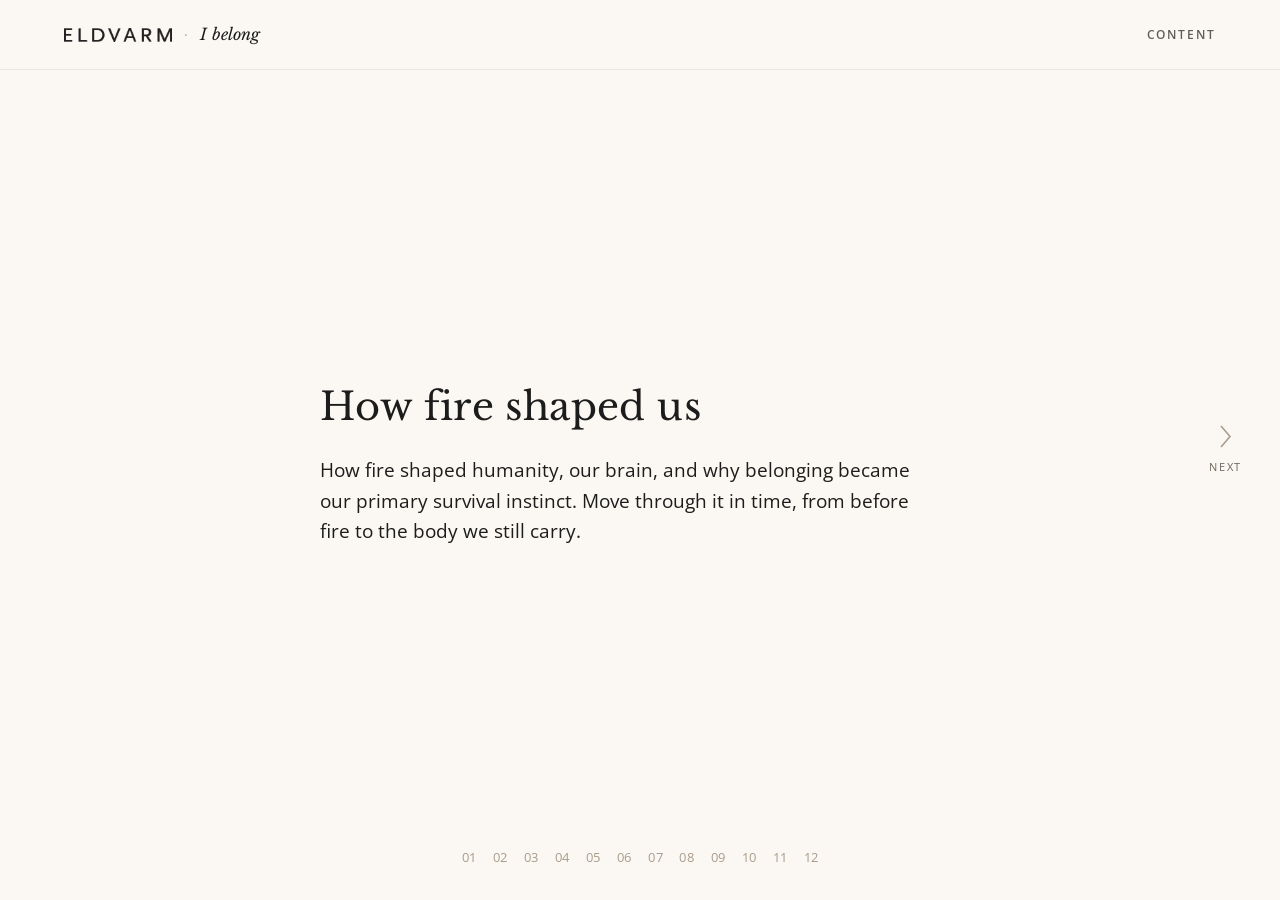
<file: evolution.html>
<!DOCTYPE html>
<html lang="en-GB">
<head>
<meta charset="UTF-8">
<meta name="viewport" content="width=device-width, initial-scale=1.0">
<title>Evolution · I belong</title>
<link rel="stylesheet" href="shell.css">
<style>
  /* Evolution-specific only. Type, colour and the step frame come from shell.css. */
  /* side arrows: the cleaned shell no longer defines .step-side, so set them here */
  .step-side { position: fixed; top: 50%; transform: translateY(-50%); z-index: 25; display: inline-flex; flex-direction: column; align-items: center; gap: 0.6rem; text-decoration: none; color: var(--ink-soft); transition: color 0.2s ease; }
  .step-side--prev { left: clamp(0.6rem, 3.5vw, 2.4rem); }
  .step-side--next { right: clamp(0.6rem, 3.5vw, 2.4rem); }
  .step-side:hover { color: var(--ember); }
  .step-side__chev { color: var(--ink-faint); display: inline-flex; }
  .step-side:hover .step-side__chev { color: var(--ember); }
  .step-side__chev svg { width: 13px; height: 23px; }
  .step-side__label { font-family: var(--body); font-size: var(--fs-label); letter-spacing: var(--track-caps); text-transform: uppercase; white-space: nowrap; }
  @media (max-width: 820px) { .step-side__label { display: none; } }

  .evo-slide { display: none; padding-bottom: calc(var(--evo-foot-h, 4rem) + 1rem); }
  .evo-slide.is-active { display: flex; }

  /* text-only slides: a single centred reading column (images removed for now) */
  .evo-step .step__inner { max-width: 40rem; }
  .evo-grid { display: block; }
  .evo-text { min-width: 0; }
  .evo-num { margin: 0 0 1.1rem; }                 /* uses .label from shell */
  .evo-title { margin: 0 0 1.4rem; }               /* h2 from shell */
  .evo-body { max-width: none; }
  .evo-body p { font-family: var(--display); font-size: var(--fs-lede); line-height: var(--lh-body); }

  /* clickable step numbers along the bottom */
  .evo-foot { position: fixed; left: 0; right: 0; bottom: 0; display: flex; justify-content: center; align-items: center; padding: 1rem var(--pad) clamp(1.4rem, 3.5vh, 2.4rem); pointer-events: none; }
  .evo-dots { pointer-events: auto; display: flex; flex-wrap: wrap; justify-content: center; gap: 0.15rem 0.55rem; max-width: 36rem; }
  .evo-dots button { background: none; border: none; cursor: pointer; font-family: var(--body); font-size: var(--fs-small); letter-spacing: var(--track-body); color: var(--ink-faint); padding: 0.3rem 0.25rem; line-height: 1; transition: color 0.2s ease; }
  .evo-dots button:hover { color: var(--ink-soft); }
  .evo-dots button.is-current { color: var(--ember); }

  @media (max-width: 820px) {
    /* navigate by swipe (or tapping a number) on mobile — hide the side arrows so the bottom is just the numbers */
    .step-side { display: none; }
  }
</style>
</head>
<body data-step="evolution">

  <header class="site-header">
    <a class="site-logo" href="index.html" aria-label="I belong — Eldvarm"><img src="images/eldvarm-logo.png" alt="Eldvarm"><span class="site-sep">·</span><span class="site-wordmark">I belong</span></a>
    <button class="jump-open" id="jump-open">Content</button>
  </header>

  <!-- prev / next chevrons at the vertical middle -->
  <a class="step-side step-side--prev" id="evo-prev" href="#" aria-label="Previous">
    <span class="step-side__chev"><svg viewBox="0 0 13 23" fill="none" stroke="currentColor" stroke-width="1.6"><path d="M11 1 2 11.5 11 22"/></svg></span>
    <span class="step-side__label">Back</span>
  </a>
  <a class="step-side step-side--next" id="evo-next" href="#" aria-label="Next">
    <span class="step-side__chev"><svg viewBox="0 0 13 23" fill="none" stroke="currentColor" stroke-width="1.6"><path d="M2 1l9 10.5L2 22"/></svg></span>
    <span class="step-side__label">Next</span>
  </a>

  <main id="evo-deck">

    <section class="step evo-step evo-slide is-active">
      <div class="step__inner"><div class="evo-grid">
        <div class="evo-text">
          <h1>How fire shaped us</h1>
          <p class="lede">How fire shaped humanity, our brain, and why belonging became our primary survival instinct. Move through it in time, from before fire to the body we still carry.</p>
        </div>
      </div></div>
    </section>

    <section class="step evo-step evo-slide">
      <div class="step__inner"><div class="evo-grid">
        <div class="evo-text">
          <p class="evo-num label">01</p>
          <h2 class="evo-title">Before fire</h2>
          <div class="evo-body"><p>We lived in small groups of ten to thirty, and most of the body's energy was spent on chewing and digestion. A basic interdependence was already there, in collective defence and shared foraging.</p></div>
        </div>
      </div></div>
    </section>

    <section class="step evo-step evo-slide">
      <div class="step__inner"><div class="evo-grid">
        <div class="evo-text">
          <p class="evo-num label">02</p>
          <h2 class="evo-title">Controlling the fire</h2>
          <div class="evo-body"><p>There is evidence of fire use from one and a half to two million years ago, and habitual controlled use from around four hundred thousand years ago. It was the first technology that reshaped the environment rather than adapting to it.</p></div>
        </div>
      </div></div>
    </section>

    <section class="step evo-step evo-slide">
      <div class="step__inner"><div class="evo-grid">
        <div class="evo-text">
          <p class="evo-num label">03</p>
          <h2 class="evo-title">Energy dependence</h2>
          <div class="evo-body"><p>The fire had to be obtained, maintained and fed every day, so we externalised our energy source and became fuel dependent. It warmed the body from outside, reducing the energy spent keeping warm, and cooking broke down food before the body had to, yielding thirty to fifty per cent more usable energy. The gut shrank, the jaw lightened, and the cost of digestion dropped.</p></div>
        </div>
      </div></div>
    </section>

    <section class="step evo-step evo-slide">
      <div class="step__inner"><div class="evo-grid">
        <div class="evo-text">
          <p class="evo-num label">04</p>
          <h2 class="evo-title">The new evening</h2>
          <div class="evo-body"><p>Fire created several safe, warm, lit hours every evening, and for the first time humans had predictable shared time not consumed by survival. People sat together, sang, told stories, laughed and touched, every night, for hundreds of thousands of years.</p></div>
        </div>
      </div></div>
    </section>

    <section class="step evo-step evo-slide">
      <div class="step__inner"><div class="evo-grid">
        <div class="evo-text">
          <p class="evo-num label">05</p>
          <h2 class="evo-title">The social brain</h2>
          <div class="evo-body"><p>The energy freed by cooking made a larger brain possible. The brain is two per cent of body weight and uses twenty per cent of our energy, and the prefrontal cortex expanded specifically to manage social complexity. Dunbar's number is the limit of this, roughly one hundred and fifty stable relationships, and beyond it groups need external mechanisms to hold together, shared symbols, beauty, rules.</p></div>
        </div>
      </div></div>
    </section>

    <section class="step evo-step evo-slide">
      <div class="step__inner"><div class="evo-grid">
        <div class="evo-text">
          <p class="evo-num label">06</p>
          <h2 class="evo-title">Interdependence and the cost of exclusion</h2>
          <div class="evo-body"><p>Fire created the first true division of labour, collecting wood, tending the fire, hunting, processing food, and no individual could survive alone on the savannah. Being part of the group became the primary condition for survival, and social exclusion registers as real physical pain, to make sure we never risk it.</p></div>
        </div>
      </div></div>
    </section>

    <section class="step evo-step evo-slide">
      <div class="step__inner"><div class="evo-grid">
        <div class="evo-text">
          <p class="evo-num label">07</p>
          <h2 class="evo-title">Language</h2>
          <div class="evo-body"><p>The safe evening hours gave language room to evolve beyond basic communication, and that time was overwhelmingly used for storytelling. Language became the tool for managing relationships, transmitting knowledge and building identity, and with it gossip, reputation and social knowledge became possible.</p></div>
        </div>
      </div></div>
    </section>

    <section class="step evo-step evo-slide">
      <div class="step__inner"><div class="evo-grid">
        <div class="evo-text">
          <p class="evo-num label">08</p>
          <h2 class="evo-title">Storytelling and the brain</h2>
          <div class="evo-body"><p>The listener's brain synchronises with the speaker's, so a single storyteller can bring an entire room into the same neural state. Every evening was practice in empathy, perspective-taking and cooperation through narrative, and a story is remembered where bare facts are not.</p></div>
        </div>
      </div></div>
    </section>

    <section class="step evo-step evo-slide">
      <div class="step__inner"><div class="evo-grid">
        <div class="evo-text">
          <p class="evo-num label">09</p>
          <h2 class="evo-title">Storytelling and cultural evolution</h2>
          <div class="evo-body"><p>Storytelling let knowledge build across generations without waiting for genes to change, and biology and culture began to accelerate each other. This is what makes us exceptional, the collective ability to accumulate and transmit knowledge.</p></div>
        </div>
      </div></div>
    </section>

    <section class="step evo-step evo-slide">
      <div class="step__inner"><div class="evo-grid">
        <div class="evo-text">
          <p class="evo-num label">10</p>
          <h2 class="evo-title">The hearth</h2>
          <div class="evo-body"><p>The hearth became the centre of the first settlements, and this is the beginning of home. In the evening hours, humans began making ornaments, patterns and objects. The Latin word for hearth is focus, the thing everything is organised around.</p></div>
        </div>
      </div></div>
    </section>

    <section class="step evo-step evo-slide">
      <div class="step__inner"><div class="evo-grid">
        <div class="evo-text">
          <p class="evo-num label">11</p>
          <h2 class="evo-title">Beauty</h2>
          <div class="evo-body"><p>Humans began making things beautiful, ornaments, patterns, body decoration. Beauty signals group membership at a glance, to strangers, without words, and beyond Dunbar's hundred and fifty, shared aesthetic codes are how trust is established at scale. Beauty also creates pleasure, builds attachment to places and objects, and strengthens bonds.</p></div>
        </div>
      </div></div>
    </section>

    <section class="step evo-step evo-slide">
      <div class="step__inner"><div class="evo-grid">
        <div class="evo-text">
          <p class="evo-num label">12</p>
          <h2 class="evo-title">Belonging</h2>
          <div class="evo-body"><p>Fire created a new kind of belonging, shared experience, shared identity, shared regulation. Humans are co-regulators, the fastest way to feel safe is with each other. By the fire we practised all of these signals together, every night, for hundreds of thousands of years. I belong, I am safe: the body shifts from the sympathetic nervous system of action and fight or flight to the parasympathetic of rest, digest and heal.</p></div>
        </div>
      </div></div>
    </section>

  </main>

  <footer class="evo-foot"><nav class="evo-dots" id="evo-dots" aria-label="Steps"></nav></footer>

  <nav class="jump-panel" id="jump-panel">
    <button class="jump-panel__close" id="jump-close">Close</button>
    <ul class="jump-list" id="jump-list"></ul>
  </nav>

  <script>
  (function(){
    const slides = Array.from(document.querySelectorAll('.evo-slide'));
    const total = slides.length;
    let i = 0;
    const prev = document.getElementById('evo-prev');
    const next = document.getElementById('evo-next');
    const dotsWrap = document.getElementById('evo-dots');
    const footEl = document.querySelector('.evo-foot');

    // build a clickable number for each step (1..12); the opening (index 0) has no number
    const dots = [];
    for (let n = 1; n < total; n++) {
      const btn = document.createElement('button');
      btn.type = 'button';
      btn.textContent = String(n).padStart(2,'0');
      btn.setAttribute('aria-label', 'Go to step ' + n);
      btn.addEventListener('click', () => show(n));
      dotsWrap.appendChild(btn);
      dots.push(btn);
    }

    function show(n){
      i = Math.max(0, Math.min(total - 1, n));
      slides.forEach((s, k) => s.classList.toggle('is-active', k === i));
      dots.forEach((d, k) => d.classList.toggle('is-current', (k + 1) === i));
      prev.style.visibility = i === 0 ? 'hidden' : 'visible';
      next.style.visibility = i === total - 1 ? 'hidden' : 'visible';
      window.scrollTo(0,0);
    }
    prev.addEventListener('click', e => { e.preventDefault(); show(i - 1); });
    next.addEventListener('click', e => { e.preventDefault(); show(i + 1); });
    document.addEventListener('keydown', e => {
      if (e.key === 'ArrowRight') show(i + 1);
      if (e.key === 'ArrowLeft') show(i - 1);
    });

    // swipe left/right to change slides on touch devices (vertical scroll still works)
    const deck = document.getElementById('evo-deck');
    let tsx = 0, tsy = 0, swiping = false;
    deck.addEventListener('touchstart', e => {
      if (e.touches.length !== 1) { swiping = false; return; }
      tsx = e.touches[0].clientX; tsy = e.touches[0].clientY; swiping = true;
    }, { passive: true });
    deck.addEventListener('touchend', e => {
      if (!swiping) return;
      swiping = false;
      const t = e.changedTouches[0];
      const dx = t.clientX - tsx, dy = t.clientY - tsy;
      // only count a mostly-horizontal swipe past the threshold
      if (Math.abs(dx) > 45 && Math.abs(dx) > Math.abs(dy) * 1.5) {
        show(dx < 0 ? i + 1 : i - 1);
      }
    }, { passive: true });

    // reserve exactly the bottom number-bar's height so it never sits over the text
    // (the bar wraps to more rows on narrow screens, so measure it and re-measure on resize)
    function setFootHeight(){
      document.documentElement.style.setProperty('--evo-foot-h', footEl.offsetHeight + 'px');
    }
    setFootHeight();
    window.addEventListener('resize', setFootHeight);
    window.addEventListener('load', setFootHeight);

    show(0);

    // site menu in Contents
    const sections = [
      {href:'index.html',     label:'Belonging'},
      {href:'evolution.html', label:'Evolution', current:true},
      {href:'fire.html',      label:'Around the fire'},
      {href:'nervous-system.html', label:'Nervous system'},
      {href:'circle.html',    label:'Inner and outer circle'}
    ];
    const list = document.getElementById('jump-list');
    const panel = document.getElementById('jump-panel');
    sections.forEach(s => {
      const li = document.createElement('li');
      const a = document.createElement('a');
      a.href = s.href; a.textContent = s.label;
      if (s.current) a.className = 'is-current';
      li.appendChild(a); list.appendChild(li);
    });
    document.getElementById('jump-open').addEventListener('click', () => panel.classList.add('is-open'));
    document.getElementById('jump-close').addEventListener('click', () => panel.classList.remove('is-open'));
    document.addEventListener('keydown', e => { if (e.key === 'Escape') panel.classList.remove('is-open'); });
  })();
  </script>

</body>
</html>
</file>
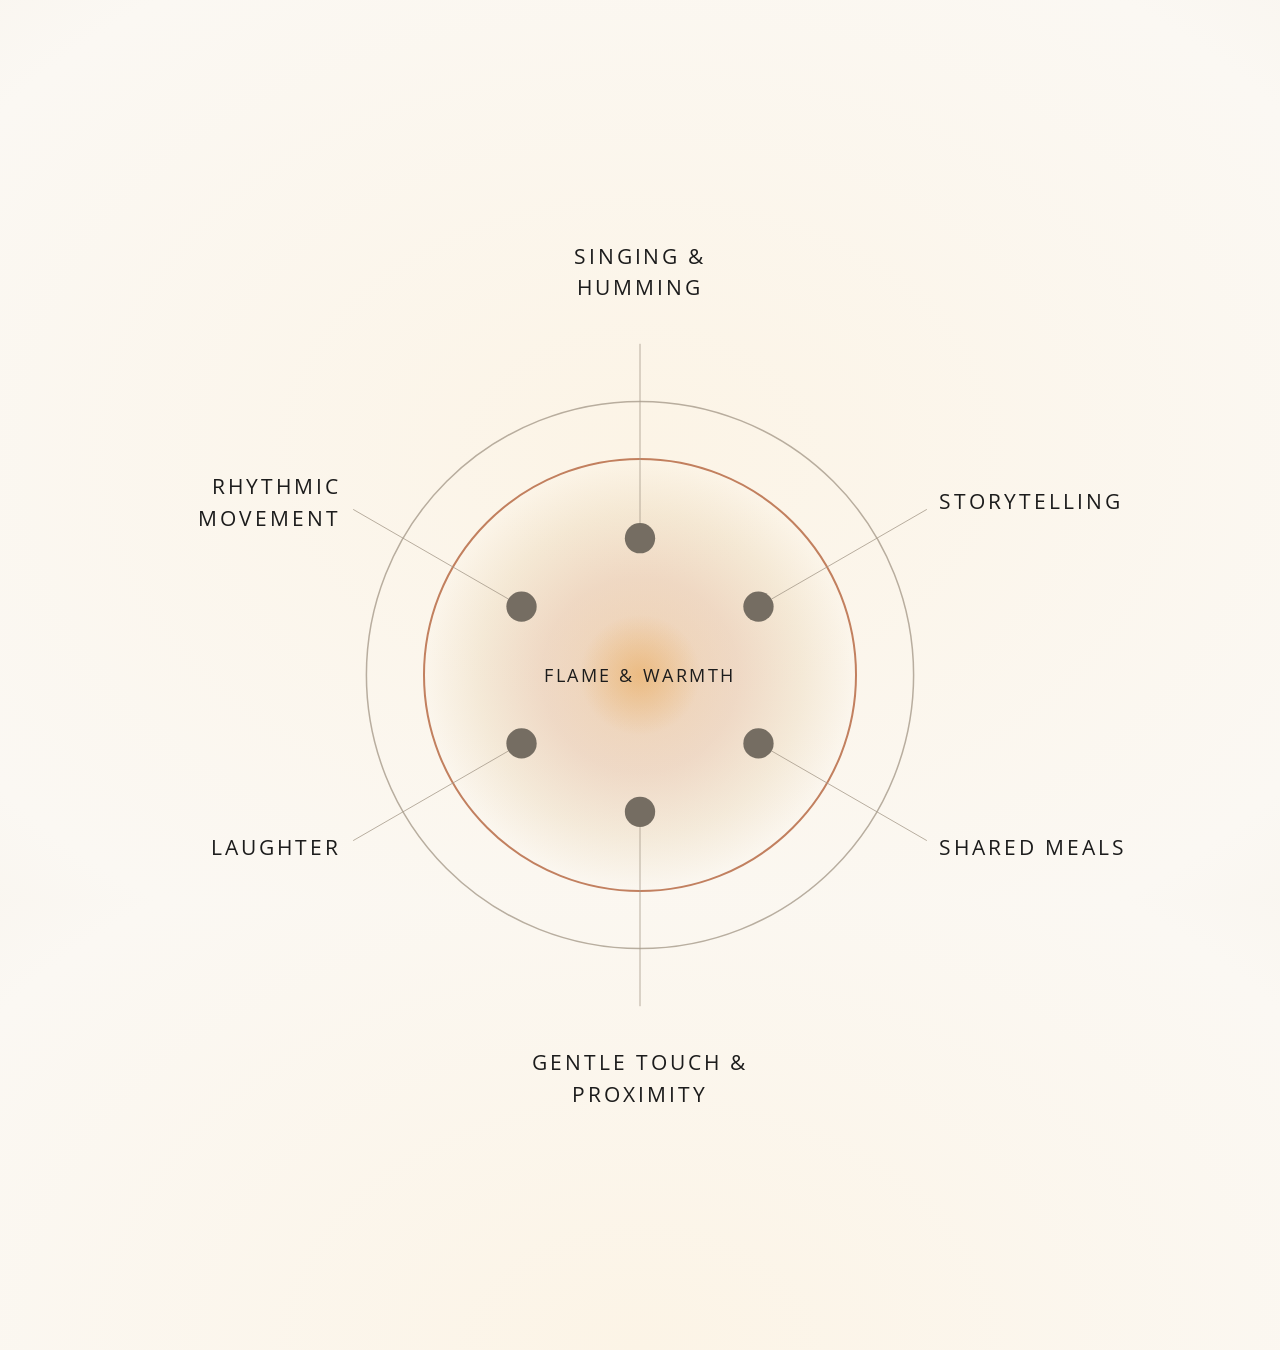
<file: fire-card.html>
<!DOCTYPE html>
<html lang="en-GB">
<head>
<meta charset="UTF-8">
<meta name="viewport" content="width=device-width, initial-scale=1.0">
<title>Around the fire · 4:5 card</title>
<link rel="stylesheet" href="shell.css">
<style>
  /* A 4:5 (1080×1350) Instagram frame holding exactly the fire wheel:
     the rings, the living flame, the six discs and their titles. Nothing else.
     Positions and styling are copied verbatim from fire.html. */
  html, body { height: 100%; }
  body {
    margin: 0;
    /* the warm firelight pooled on the off-white, centred on the flame */
    background: radial-gradient(120% 120% at 50% 50%, #FCF4E6 0%, var(--bg) 52%, var(--bg-soft) 100%);
  }

  .card {
    width: 1080px;
    height: 1350px;
    margin: 0 auto;
    display: flex;
    align-items: center;
    justify-content: center;
    overflow: hidden;
  }

  .stage {
    position: relative;
    width: 720px;
    height: 720px;
    flex: none;
  }

  .stage svg { position: absolute; inset: 0; width: 100%; height: 100%; z-index: 3; overflow: visible; }
  /* the flame glow as a pure CSS background, so it is baked into the page and
     survives any download / screenshot / print (a <canvas> would not).
     Reproduces the two radial layers from fire.html: a soft outer pool at 30%
     of the stage, and a brighter core at ~8.4%. */
  .flame {
    position: absolute; inset: 0; z-index: 1;
    background:
      radial-gradient(8.4% 8.4% at 50% 50%,
        rgba(231,160,72,0.45) 0%, rgba(214,140,70,0) 100%),
      radial-gradient(30% 30% at 50% 50%,
        rgba(214,140,70,0.34) 0%, rgba(194,113,58,0.22) 45%,
        rgba(181,121,31,0.10) 75%, rgba(181,121,31,0) 100%);
  }

  /* still export: everything in its final, settled state (no fade-in) */
  .ring {
    fill: none;
    opacity: 0.8;
    vector-effect: non-scaling-stroke;
  }
  .ring.inner { stroke: var(--ember); stroke-width: 2; }
  .ring.outer { stroke: var(--ink-faint); stroke-width: 1.5; }

  .lead-line {
    stroke: var(--ink-faint);
    stroke-width: 1;
    vector-effect: non-scaling-stroke;
    opacity: 0.8;
  }
  .node {
    fill: var(--ink-soft);
    opacity: 0.95;
  }

  .activity {
    position: absolute;
    z-index: 4;
    text-align: center;
    font-family: var(--body);
    font-size: 15px;
    letter-spacing: var(--track-caps);
    text-transform: uppercase;
    line-height: 1.5;
    color: var(--ink);
    white-space: nowrap;
    opacity: 1;
  }
  .activity { font-size: 21px; }
  .activity.pos-top, .activity.pos-bottom { transform: translate(-50%, -50%); }
  .activity.pos-right { transform: translate(0, -50%); text-align: left; }
  .activity.pos-left  { transform: translate(-100%, -50%); text-align: right; }

  .centre {
    position: absolute;
    top: 50%; left: 50%;
    transform: translate(-50%, -50%);
    text-align: center;
    z-index: 5;
  }
  .centre .word {
    font-size: 18px;
    letter-spacing: var(--track-caps);
    text-transform: uppercase;
    color: var(--ink);
    line-height: 1.5;
  }
</style>
</head>
<body>

  <div class="card">
    <div class="stage">
      <svg id="lines" viewBox="0 0 760 760" preserveAspectRatio="xMidYMid meet"></svg>
      <div class="flame"></div>
      <div class="centre"><span class="word">Flame &amp; warmth</span></div>
      <div id="activities"></div>
    </div>
  </div>

  <script>
  (function () {
  /* same six activities, same order (from the top, clockwise) as fire.html */
  const ACTIVITIES = [
    { label: 'Singing &\nhumming' },
    { label: 'Storytelling' },
    { label: 'Shared meals' },
    { label: 'Gentle touch &\nproximity' },
    { label: 'Laughter' },
    { label: 'Rhythmic\nmovement' }
  ];

  const svg = document.getElementById('lines');
  const actLayer = document.getElementById('activities');
  const cx = 380, cy = 380;
  const INNER_R = 0.30, OUTER_R = 0.38;
  const NS = 'http://www.w3.org/2000/svg';

  function ring(r, cls) {
    const c = document.createElementNS(NS, 'circle');
    c.setAttribute('cx', cx); c.setAttribute('cy', cy);
    c.setAttribute('r', 760 * r); c.setAttribute('class', 'ring ' + cls);
    svg.appendChild(c);
  }
  ring(OUTER_R, 'outer');
  ring(INNER_R, 'inner');

  const NODE_R = 0.19, NODE_PX = 16, LINE_END_R = 0.46, SIDE_R = 0.48, TB_R = 0.56;

  ACTIVITIES.forEach((act, i) => {
    const ang = (-90 + i * (360 / ACTIVITIES.length)) * Math.PI / 180;
    const ca = Math.cos(ang), sa = Math.sin(ang);

    const posClass = ca > 0.5 ? 'pos-right'
                   : ca < -0.5 ? 'pos-left'
                   : sa < 0 ? 'pos-top' : 'pos-bottom';
    const side = posClass === 'pos-right' || posClass === 'pos-left';
    const labelR = side ? SIDE_R : TB_R;

    const line = document.createElementNS(NS, 'line');
    line.setAttribute('x1', cx + ca * (760 * NODE_R + NODE_PX));
    line.setAttribute('y1', cy + sa * (760 * NODE_R + NODE_PX));
    line.setAttribute('x2', cx + ca * 760 * LINE_END_R);
    line.setAttribute('y2', cy + sa * 760 * LINE_END_R);
    line.setAttribute('class', 'lead-line');
    line.style.animationDelay = (0.5 + i * 0.1) + 's';
    svg.appendChild(line);

    const node = document.createElementNS(NS, 'circle');
    node.setAttribute('cx', cx + ca * 760 * NODE_R);
    node.setAttribute('cy', cy + sa * 760 * NODE_R);
    node.setAttribute('r', NODE_PX);
    node.setAttribute('class', 'node');
    node.style.animationDelay = (0.55 + i * 0.1) + 's';
    svg.appendChild(node);

    const el = document.createElement('div');
    el.className = 'activity ' + posClass;
    el.style.left = (50 + ca * labelR * 100) + '%';
    el.style.top = (50 + sa * labelR * 100) + '%';
    el.style.animationDelay = (0.6 + i * 0.1) + 's';
    el.innerHTML = act.label.replace(/\n/g, '<br>');
    actLayer.appendChild(el);
  });
  })();
  </script>

</body>
</html>
</file>
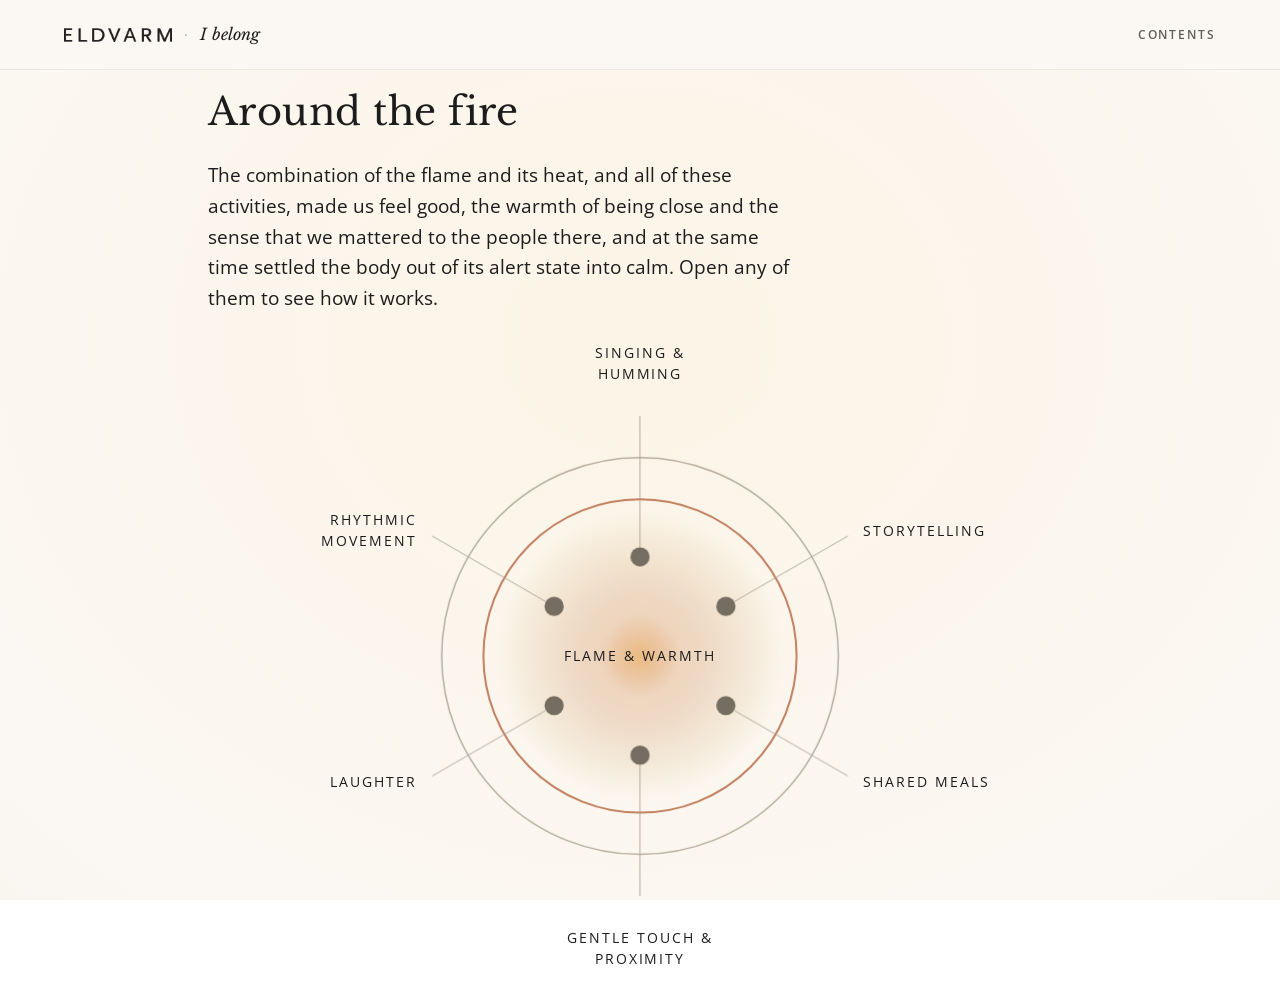
<file: fire.html>
<!DOCTYPE html>
<html lang="en-GB">
<head>
<meta charset="UTF-8">
<meta name="viewport" content="width=device-width, initial-scale=1.0">
<title>The fire · I belong</title>
<link rel="stylesheet" href="shell.css">
<style>
  /* the warm firelight pools on the off-white, on brand with the rest */
  body[data-step="fire"] {
    background: radial-gradient(120% 140% at 50% 38%, #FCF4E6 0%, var(--bg) 52%, var(--bg-soft) 100%);
    background-attachment: fixed;
  }

  /* title and intro sit at the top, the circle below; the page scrolls when
     the two together are taller than one screen */
  .step--fire {
    justify-content: flex-start;
    padding-top: calc(var(--header-h) + clamp(1.5rem, 4vh, 2.5rem));
    padding-bottom: clamp(3.5rem, 8vh, 5rem);
    gap: clamp(3.5rem, 9vh, 6rem);
  }

  .fire-intro {
    width: 100%;
    max-width: var(--step-max);
    margin: 0 auto;
  }

  .stage-fit {
    width: 100%;
    display: flex;
    align-items: center;
    justify-content: center;
  }

  .stage {
    position: relative;
    width: min(58vh, 82vw, 560px);
    height: min(58vh, 82vw, 560px);
    flex: none;
    transform-origin: 50% 50%;
  }

  .stage svg { position: absolute; inset: 0; width: 100%; height: 100%; z-index: 3; overflow: visible; }
  #flame { position: absolute; inset: 0; width: 100%; height: 100%; z-index: 1; }

  .ring {
    fill: none;
    opacity: 0;
    vector-effect: non-scaling-stroke;
    animation: ringIn 1.6s ease 0.3s forwards;
  }
  .ring.inner { stroke: var(--ember); stroke-width: 2; }
  .ring.outer { stroke: var(--ink-faint); stroke-width: 1.5; }
  @keyframes ringIn { to { opacity: 0.8; } }

  /* leader line from each disc out to its title */
  .lead-line {
    stroke: var(--ink-faint);
    stroke-width: 1;
    vector-effect: non-scaling-stroke;
    opacity: 0;
    animation: ringIn 1.4s ease forwards;
  }
  /* the dark grey discs gathered around the fire */
  .node {
    fill: var(--ink-soft);
    cursor: pointer;
    opacity: 0;
    animation: leadDotIn 1.2s ease forwards;
    transition: fill 0.25s ease;
  }
  .node:hover, .node:focus-visible { fill: var(--ember); outline: none; }
  @keyframes leadDotIn { to { opacity: 0.95; } }

  .activity {
    position: absolute;
    z-index: 4;
    text-align: center;
    font-family: var(--body);
    font-size: clamp(11px, 1.4vw, 14px);
    letter-spacing: var(--track-caps);
    text-transform: uppercase;
    line-height: 1.5;
    color: var(--ink);
    white-space: nowrap;
    opacity: 0;
    animation: actIn 1s ease forwards;
    transition: color 0.25s ease, text-shadow 0.25s ease;
  }
  /* anchor each title away from its line so the line never strikes through it */
  .activity.pos-top, .activity.pos-bottom { transform: translate(-50%, -50%); }
  .activity.pos-right { transform: translate(0, -50%); text-align: left; }
  .activity.pos-left  { transform: translate(-100%, -50%); text-align: right; }
  .activity--link { cursor: pointer; }
  .activity--link:hover,
  .activity--link:focus-visible {
    color: var(--ember);
    text-shadow: 0 0 16px rgba(180, 99, 60, 0.2);
    outline: none;
  }
  @keyframes actIn {
    from { opacity: 0; }
    to   { opacity: 1; }
  }

  .centre {
    position: absolute;
    top: 50%; left: 50%;
    transform: translate(-50%, -50%);
    text-align: center;
    z-index: 5;
    background: none;
    border: none;
    cursor: pointer;
    padding: 0.6rem 0.8rem;
    font-family: inherit;
  }
  .centre .word {
    font-size: clamp(11px, 1.4vw, 14px);
    letter-spacing: var(--track-caps);
    text-transform: uppercase;
    color: var(--ink);
    text-shadow: none;
    line-height: 1.5;
  }

  /* ---- the science panel ---- */
  .sci-scrim {
    position: fixed;
    inset: 0;
    z-index: 35;
    background: rgba(8, 7, 5, 0.5);
    opacity: 0;
    pointer-events: none;
    transition: opacity 0.3s ease;
  }
  .sci-scrim.is-open { opacity: 1; pointer-events: auto; }

  .sci-panel {
    position: fixed;
    top: 0; right: 0;
    z-index: 40;
    width: min(30rem, 92vw);
    height: 100%;
    background: var(--bg-soft);
    border-left: 1px solid var(--line);
    padding: clamp(2rem, 5vw, 3.5rem);
    display: flex;
    flex-direction: column;
    justify-content: center;
    transform: translateX(100%);
    transition: transform 0.36s cubic-bezier(0.22, 0.61, 0.36, 1);
    overflow-y: auto;
    pointer-events: none;
  }
  .sci-panel.is-open { transform: translateX(0); pointer-events: auto; }

  .sci-panel__close {
    position: absolute;
    top: 1.2rem; right: clamp(2rem, 5vw, 3.5rem);
    background: none; border: none; cursor: pointer;
    font-family: var(--body);
    font-size: var(--fs-label); letter-spacing: var(--track-caps); text-transform: uppercase;
    color: var(--ink-soft);
  }
  .sci-panel__close:hover { color: var(--ember); }

  .sci-panel__eyebrow {
    font-family: var(--body);
    font-size: var(--fs-label); letter-spacing: var(--track-caps); text-transform: uppercase;
    color: var(--ink-soft);
    margin: 0 0 1rem;
  }
  .sci-panel__eyebrow:empty { display: none; }
  .sci-deep { margin-top: 1.4rem; }
  .sci-deep summary {
    cursor: pointer; list-style: none;
    font-family: var(--body);
    font-size: var(--fs-label); letter-spacing: var(--track-caps); text-transform: uppercase;
    color: var(--ink-soft);
    padding: 0.3rem 0;
    border-top: 1px solid var(--line);
    padding-top: 0.9rem;
  }
  .sci-deep summary::-webkit-details-marker { display: none; }
  .sci-deep summary::after { content: ' +'; }
  .sci-deep[open] summary::after { content: ' \2013'; }
  .sci-deep summary:hover { color: var(--ember); }
  .sci-deep > p { margin: 0.9rem 0 0; font-size: var(--fs-body); }
  .sci-chips { display: flex; flex-wrap: wrap; gap: 6px; margin-top: 1rem; }
  .chem-chip { cursor: default; pointer-events: none; } /* chemicals not clickable for now */

  .chem-modal { display: none; position: fixed; inset: 0; z-index: 60; background: rgba(8,7,5,0.5); align-items: center; justify-content: center; padding: 24px; }
  .chem-modal.is-open { display: flex; }
  .chem-modal__card { position: relative; background: var(--bg-soft); border: 1px solid var(--line); border-left: 3px solid var(--ember); border-radius: 4px; max-width: 440px; width: 100%; max-height: 85vh; overflow-y: auto; padding: 26px 28px; }
  .chem-modal__close { position: absolute; top: 12px; right: 14px; background: none; border: none; font-size: 22px; line-height: 1; color: var(--ink-soft); cursor: pointer; }
  .chem-modal__close:hover { color: var(--ember); }
  .chem-modal__name { font-family: var(--display); font-size: var(--fs-lede); font-weight: 500; margin-bottom: 4px; }
  .chem-modal__meta { font-size: var(--fs-small); color: var(--ink-soft); font-style: italic; margin-bottom: 12px; }
  .chem-modal__sum { font-size: var(--fs-body); line-height: 1.6; padding-bottom: 14px; border-bottom: 0.5px solid var(--line); }
  .chem-modal__sec { margin-top: 14px; }
  .chem-modal__label { font-size: var(--fs-label); font-weight: 500; letter-spacing: var(--track-caps); text-transform: uppercase; color: var(--ink-soft); margin-bottom: 7px; }
  .chem-modal__list { list-style: none; padding: 0; margin: 0; }
  .chem-modal__list li { font-size: var(--fs-small); line-height: 1.55; padding-left: 14px; position: relative; margin-bottom: 6px; }
  .chem-modal__list li::before { content: "·"; position: absolute; left: 0; color: var(--ink-soft); }
  .sci-panel__title {
    font-family: var(--display);
    font-weight: 500;
    font-size: var(--fs-title);
    line-height: 1.1;
    margin: 0 0 1.2rem;
  }
  .sci-panel__body {
    font-family: var(--body);
    font-size: var(--fs-body);
    line-height: 1.7;
    color: var(--ink);
    margin: 0;
  }
  .sci-panel__body p { margin: 0 0 1rem; }
  .sci-panel__body p:last-child { margin-bottom: 0; }

  @media (max-width: 640px) {
    .sci-panel {
      top: auto; bottom: 0;
      width: 100%; height: auto;
      max-height: 78vh;
      border-left: none;
      border-top: 1px solid var(--line);
      transform: translateY(100%);
    }
    .sci-panel.is-open { transform: translateY(0); }
  }
</style>
</head>
<body data-step="fire">

  <header class="site-header">
    <a class="site-logo" href="index.html" aria-label="I belong — Eldvarm"><img src="images/eldvarm-logo.png" alt="Eldvarm"><span class="site-sep">·</span><span class="site-wordmark">I belong</span></a>
    <button class="jump-open" id="jump-open">Contents</button>
  </header>

  <main class="step step--fire">
    <div class="fire-intro">
      <h1>Around the fire</h1>
      <p class="lede">The combination of the flame and its heat, and all of these activities, made us feel good, the warmth of being close and the sense that we mattered to the people there, and at the same time settled the body out of its alert state into calm. Open any of them to see how it works.</p>
    </div>
    <div class="stage-fit" id="stage-fit">
      <div class="stage">
        <svg id="lines" viewBox="0 0 760 760" preserveAspectRatio="xMidYMid meet"></svg>
        <canvas id="flame" width="760" height="760"></canvas>
        <button class="centre activity--link" id="centre" type="button"><span class="word">Flame &amp; warmth</span></button>
        <div id="activities"></div>
      </div>
    </div>
  </main>

  <nav class="jump-panel" id="jump-panel">
    <button class="jump-panel__close">Close</button>
    <ul class="jump-list"></ul>
  </nav>

  <aside class="sci-panel" id="sci-panel" aria-hidden="true">
    <button class="sci-panel__close" id="sci-close">Close</button>
    <p class="sci-panel__eyebrow" id="sci-eyebrow"></p>
    <h2 class="sci-panel__title" id="sci-title"></h2>
    <div class="sci-panel__body" id="sci-body"></div>
  </aside>
  <div class="sci-scrim" id="sci-scrim"></div>

  <div class="chem-modal" id="chem-modal">
    <div class="chem-modal__card" role="dialog" aria-modal="true" aria-labelledby="cm-name">
      <button class="chem-modal__close" id="chem-close" aria-label="Close">&times;</button>
      <div class="chem-modal__name" id="cm-name"></div>
      <div class="chem-modal__meta" id="cm-meta"></div>
      <div class="chem-modal__sum" id="cm-sum"></div>
      <div class="chem-modal__sec"><div class="chem-modal__label">What it does</div><ul class="chem-modal__list" id="cm-does"></ul></div>
      <div class="chem-modal__sec"><div class="chem-modal__label">Triggers</div><ul class="chem-modal__list" id="cm-trig"></ul></div>
    </div>
  </div>

  <footer class="step-foot" id="path-foot"></footer>

  <script src="chem-data.js"></script>
  <script>
  (function () {
  /* The activities, in order from the top, clockwise.
     Science is taken verbatim from Louise's wall texts.
     NOTE: laughter and rhythmic movement are one combined wall text in the
     source; the two blocks below are that text split in two, to be checked. */
  const ACTIVITIES = [
    {
      id: 'singing',
      label: 'Singing &\nhumming',
      title: 'Singing and humming',
      wall: `Before language, there was rhythm and sound. Around the fire, singing and humming were part of being together. Singing in a group synchronises the heart rates and breathing of everyone present, measurably and within minutes. Lullabies slow a child's heart through the voice alone. Humming is the version that happens almost on its own, the low sound that accompanied preparing the fire, settling the children, and the quiet hours before sleep.`,
      science: `Humming and singing vibrate the larynx and diaphragm, which stimulates the vagus nerve and increases heart rate variability, a standard marker of parasympathetic activity. Group singing releases oxytocin and endorphins, with the effect even more pronounced in larger groups. Pleasurable music also triggers dopamine in the brain's reward pathways.`,
      chemicals: ['oxytocin', 'endorphins', 'dopamine']
    },
    {
      id: 'storytelling',
      label: 'Storytelling',
      title: 'Storytelling',
      wall: `Storytelling is one of the most efficient ways humans transmit knowledge, identity and shared understanding. When we tell and listen to stories, the brain activity of the listeners synchronises with the teller's, breath and heart rate begin to align, and the listener runs the story internally as if they were living it. This is the body co-regulating through the voice. It is also how empathy is built, between the people present and across generations.`,
      science: `When we listen to a story, the same regions of the brain are active as when we live the events ourselves. Across a group of listeners, brain activity synchronises with the teller's and with one another, measured directly as neural synchrony, and breath and heart rate begin to align with it.`,
      chemicals: ['oxytocin']
    },
    {
      id: 'meals',
      label: 'Shared meals',
      title: 'Shared meals',
      wall: `Around the fire, the meal was always shared. To put food into another person's hand is one of the oldest signals of trust the human body knows, present across every culture that has been studied. The giving and the receiving both register as care, and the bond runs in both directions. The word companion comes from the Latin cum panis, with bread, the person you spent time with was the person you shared bread with.`,
      science: `Eating engages two reward systems at once: dopamine drives the pull toward the food, and the opioid system produces the pleasure of eating itself. Giving food activates the same reward circuits in the giver as receiving does, and triggers oxytocin in both. Studies across cultures show that people who eat socially more often report higher life satisfaction, greater trust in others, and larger networks of close friends.`,
      chemicals: ['dopamine', 'endorphins', 'oxytocin']
    },
    {
      id: 'touch',
      label: 'Gentle touch &\nproximity',
      title: 'Gentle touch and proximity',
      wall: `Around the fire, where bodies were close to each other for hours every evening, touch was constant and almost always low-key: the passing of food, the brush of arms while sitting, a child leaning against a parent, a hand on a shoulder while pointing at something in the flames. The skin is built for this, carrying a specific type of nerve fibre that responds only to slow, kind contact, at roughly the speed of a parent's stroke. Touch is the first sense to develop in the womb and the last to fade at the end of life, and being held by another person is one of the most direct ways the body knows it is safe and that it belongs.`,
      science: `C-tactile afferents are dedicated nerve fibres in hairy skin that respond only to slow, light, skin-temperature touch, optimally at around three centimetres per second. Their activation releases endogenous opioids, the body's own source of comfort, and when the opioid receptors are blocked the felt warmth of friendly touch measurably drops. Holding the hand of a trusted person reduces the brain's pain response, measured in fMRI, in proportion to the closeness of the relationship.`,
      chemicals: ['endorphins', 'oxytocin']
    },
    {
      id: 'laughter',
      label: 'Laughter',
      title: 'Laughter',
      wall: `Laughter is among the oldest things humans do together, present in every culture that has been studied, and older than language. It is not mainly a response to something funny, it is a social signal, a way of saying this is play, not threat, we are safe with each other.`,
      science: `Social laughter occurs roughly thirty times more often in company than alone, and releases endogenous opioids, the body's own source of pain relief and comfort, shown directly in brain imaging. Hearing laughter activates regions of the motor cortex that prepare the listener to laugh too.`,
      chemicals: ['endorphins', 'dopamine']
    },
    {
      id: 'movement',
      label: 'Rhythmic\nmovement',
      title: 'Rhythmic movement',
      wall: `Rhythmic movement is among the oldest things humans do together. Around the fire, movement was part of being together: the swaying, the clapping, the dancing, the steady release of the day's tension through the body.`,
      science: `Synchronised movement aligns heart rate and breathing across a group, reduces the neural distinction between self and other, and increases willingness to cooperate, even between strangers.`,
      chemicals: ['endorphins']
    }
  ];

  const svg = document.getElementById('lines');
  const actLayer = document.getElementById('activities');
  const cx = 380, cy = 380;
  const INNER_R = 0.30; // inner circle: the edge of the light
  const OUTER_R = 0.38; // outer circle: the darkness beyond
  const actR = 0.195;   // the activities sit inside the inner circle

  function ring(r, cls) {
    const c = document.createElementNS('http://www.w3.org/2000/svg', 'circle');
    c.setAttribute('cx', cx); c.setAttribute('cy', cy);
    c.setAttribute('r', 760 * r); c.setAttribute('class', 'ring ' + cls);
    svg.appendChild(c);
  }
  ring(OUTER_R, 'outer');
  ring(INNER_R, 'inner');

  // science panel wiring
  const panel = document.getElementById('sci-panel');
  const scrim = document.getElementById('sci-scrim');
  const titleEl = document.getElementById('sci-title');
  const bodyEl = document.getElementById('sci-body');

  function chipHTML(name) {
    const label = name.charAt(0).toUpperCase() + name.slice(1);
    return '<button class="chem-chip" data-chem="' + name + '" style="display:inline-flex;align-items:center;font-size:var(--fs-small);padding:4px 11px;border-radius:3px;background:var(--bg-soft);color:var(--ink);border:0.5px solid var(--line);">' + label + '</button>';
  }
  /* CHEM (all eight, keyed by lowercase name) comes from the shared source,
     chem-data.js; the fire panel only references its four */
  const chemModal = document.getElementById('chem-modal');
  function openChem(name) {
    const d = CHEM[name.toLowerCase()]; if (!d) return;
    document.getElementById('cm-name').textContent = d.name;
    document.getElementById('cm-meta').textContent = d.kind + ', produced in ' + d.produced;
    document.getElementById('cm-sum').textContent = d.summary;
    document.getElementById('cm-does').innerHTML = d.does.map(x => '<li>' + x + '</li>').join('');
    document.getElementById('cm-trig').innerHTML = d.triggers.map(x => '<li>' + x + '</li>').join('');
    chemModal.classList.add('is-open');
  }
  function closeChem() { chemModal.classList.remove('is-open'); }
  bodyEl.addEventListener('click', e => { const c = e.target.closest('.chem-chip'); if (c) openChem(c.dataset.chem); });
  document.getElementById('chem-close').addEventListener('click', closeChem);
  chemModal.addEventListener('click', e => { if (e.target === chemModal) closeChem(); });
  document.addEventListener('keydown', e => { if (e.key === 'Escape') closeChem(); });

  function openScience(act) {
    titleEl.textContent = act.title;
    const wall = act.wall
      ? act.wall.trim().split(/\n\n+/).map(p => '<p>' + p.trim() + '</p>').join('')
      : '';
    // chemical chips removed for now — show the science text only
    const deep = act.science
      ? '<details class="sci-deep"><summary>The science</summary>' +
        act.science.trim().split(/\n\n+/).map(p => '<p>' + p.trim() + '</p>').join('') +
        '</details>'
      : '';
    bodyEl.innerHTML = wall + deep;
    panel.classList.add('is-open');
    scrim.classList.add('is-open');
    panel.setAttribute('aria-hidden', 'false');
  }
  function closeScience() {
    panel.classList.remove('is-open');
    scrim.classList.remove('is-open');
    panel.setAttribute('aria-hidden', 'true');
  }
  document.getElementById('sci-close').addEventListener('click', closeScience);
  scrim.addEventListener('click', closeScience);
  document.addEventListener('keydown', e => { if (e.key === 'Escape') closeScience(); });

  // the centre itself opens, holding the flame and the warmth together
  const FIRE = {
    title: 'The flame',
    wall: `In ancient Rome, the word for fireplace was focus, the first building block of the home, around which all the rest is organised. People sitting around the same flame focus together on the same point, which lowers stress and lets the body settle. Breath slows, the nervous system shifts toward calm, and the group falls into the same quiet rhythm. A contained flame has been read by the body as a signal of safety for as long as humans have known how to make one. Gathering around it together is one of the simplest ways we have ever found to belong.`,
    science: `Watching a fire lowers blood pressure, with the effect increasing the longer the exposure. A flame is a textbook case of soft fascination, a stimulus that holds attention with minimal effort, which allows directed attention to recover and the body to shift toward rest. Physical warmth itself lowers blood pressure and reduces sympathetic arousal, and regular sauna use is associated with lower blood pressure, reduced inflammation, and lower cardiovascular mortality.`,
    chemicals: ['gaba']
  };
  document.getElementById('centre').addEventListener('click', () => openScience(FIRE));

  // place the activities: a dark grey disc gathered around the fire, a line
  // out to its title sitting outside the circle. Click either to open the text.
  const NS = 'http://www.w3.org/2000/svg';
  const NODE_R = 0.19;   // discs sit inside the circle, like people around the fire
  const NODE_PX = 14;    // disc radius in the 760 viewBox
  const LINE_END_R = 0.46; // the leader line stops here, before the title
  const SIDE_R = 0.48;   // side titles anchor their near edge here
  const TB_R = 0.56;     // top/bottom titles centre here

  ACTIVITIES.forEach((act, i) => {
    const ang = (-90 + i * (360 / ACTIVITIES.length)) * Math.PI / 180;
    const ca = Math.cos(ang), sa = Math.sin(ang);
    const open = (act.wall || act.science) ? () => openScience(act) : null;

    // which side of the circle the title sits on, so the line stops short of it
    const posClass = ca > 0.5 ? 'pos-right'
                   : ca < -0.5 ? 'pos-left'
                   : sa < 0 ? 'pos-top' : 'pos-bottom';
    const side = posClass === 'pos-right' || posClass === 'pos-left';
    const labelR = side ? SIDE_R : TB_R;

    // leader line from just outside the disc to just short of the title
    const line = document.createElementNS(NS, 'line');
    line.setAttribute('x1', cx + ca * (760 * NODE_R + NODE_PX));
    line.setAttribute('y1', cy + sa * (760 * NODE_R + NODE_PX));
    line.setAttribute('x2', cx + ca * 760 * LINE_END_R);
    line.setAttribute('y2', cy + sa * 760 * LINE_END_R);
    line.setAttribute('class', 'lead-line');
    line.style.animationDelay = (0.5 + i * 0.1) + 's';
    svg.appendChild(line);

    // the dark grey disc around the fire
    const node = document.createElementNS(NS, 'circle');
    node.setAttribute('cx', cx + ca * 760 * NODE_R);
    node.setAttribute('cy', cy + sa * 760 * NODE_R);
    node.setAttribute('r', NODE_PX);
    node.setAttribute('class', 'node');
    node.style.animationDelay = (0.55 + i * 0.1) + 's';
    if (open) {
      node.setAttribute('role', 'button');
      node.setAttribute('tabindex', '0');
      node.setAttribute('aria-label', act.title);
      node.addEventListener('click', open);
      node.addEventListener('keydown', e => { if (e.key === 'Enter' || e.key === ' ') { e.preventDefault(); open(); } });
    }
    svg.appendChild(node);

    // the title, outside the circles
    const el = document.createElement(open ? 'button' : 'div');
    el.className = 'activity ' + posClass + (open ? ' activity--link' : '');
    el.style.left = (50 + ca * labelR * 100) + '%';
    el.style.top = (50 + sa * labelR * 100) + '%';
    el.style.animationDelay = (0.6 + i * 0.1) + 's';
    el.innerHTML = act.label.replace(/\n/g, '<br>');
    if (open) {
      el.type = 'button';
      el.style.background = 'none';
      el.style.border = 'none';
      el.addEventListener('click', open);
    }
    actLayer.appendChild(el);
  });

  // ---- living flame glow at centre (unchanged from the original) ----
  const cv = document.getElementById('flame');
  const fctx = cv.getContext('2d');
  const DPR = Math.min(window.devicePixelRatio || 1, 2);
  function sizeCanvas() {
    const rect = cv.getBoundingClientRect();
    cv.width = rect.width * DPR;
    cv.height = rect.height * DPR;
  }
  // scale the whole wheel, labels included, to fit the available width.
  // on a wide screen there is room and the scale stays at 1; on a narrow
  // screen it shrinks so the side titles never run past the edge.
  const stageFit = document.getElementById('stage-fit');
  const stageEl = document.querySelector('.stage');
  function fitStage() {
    stageEl.style.transform = 'none';
    stageFit.style.height = '';
    const avail = stageFit.clientWidth;
    const els = [stageEl, ...actLayer.children, document.getElementById('centre')];
    let l = Infinity, r = -Infinity, t = Infinity, b = -Infinity;
    els.forEach(el => {
      const box = el.getBoundingClientRect();
      if (box.left < l) l = box.left;
      if (box.right > r) r = box.right;
      if (box.top < t) t = box.top;
      if (box.bottom > b) b = box.bottom;
    });
    const contentW = r - l, contentH = b - t;
    if (!contentW) return;
    const s = Math.min(1, (avail * 0.98) / contentW);
    if (s < 1) {
      stageEl.style.transform = 'scale(' + s + ')';
      stageFit.style.height = (contentH * s) + 'px';
    }
  }

  sizeCanvas();
  requestAnimationFrame(() => { fitStage(); sizeCanvas(); });
  window.addEventListener('resize', () => { fitStage(); sizeCanvas(); });
  if (document.fonts && document.fonts.ready) {
    document.fonts.ready.then(() => { fitStage(); sizeCanvas(); });
  }

  function draw() {
    const t = Date.now() / 1000;
    const w = cv.width, h = cv.height;
    const mx = w / 2, my = h / 2;
    const unit = Math.min(w, h);
    fctx.clearRect(0, 0, w, h);
    const flicker = 1 + Math.sin(t * 3.1) * 0.04 + Math.sin(t * 7.7) * 0.02;
    const breathe = 1 + Math.sin(t * 0.7) * 0.06;
    const baseR = unit * 0.30 * breathe * flicker;

    let g = fctx.createRadialGradient(mx, my, 0, mx, my, baseR);
    g.addColorStop(0, 'rgba(214,140,70,0.34)');
    g.addColorStop(0.45, 'rgba(194,113,58,0.22)');
    g.addColorStop(0.75, 'rgba(181,121,31,0.10)');
    g.addColorStop(1, 'rgba(181,121,31,0)');
    fctx.beginPath(); fctx.arc(mx, my, baseR, 0, Math.PI * 2);
    fctx.fillStyle = g; fctx.fill();

    let c = fctx.createRadialGradient(mx, my, 0, mx, my, baseR * 0.28);
    c.addColorStop(0, 'rgba(231,160,72,0.45)');
    c.addColorStop(1, 'rgba(214,140,70,0)');
    fctx.beginPath(); fctx.arc(mx, my, baseR * 0.28, 0, Math.PI * 2);
    fctx.fillStyle = c; fctx.fill();

    requestAnimationFrame(draw);
  }
  draw();
  })();
  </script>

  <script src="path.js"></script>
</body>
</html>
</file>
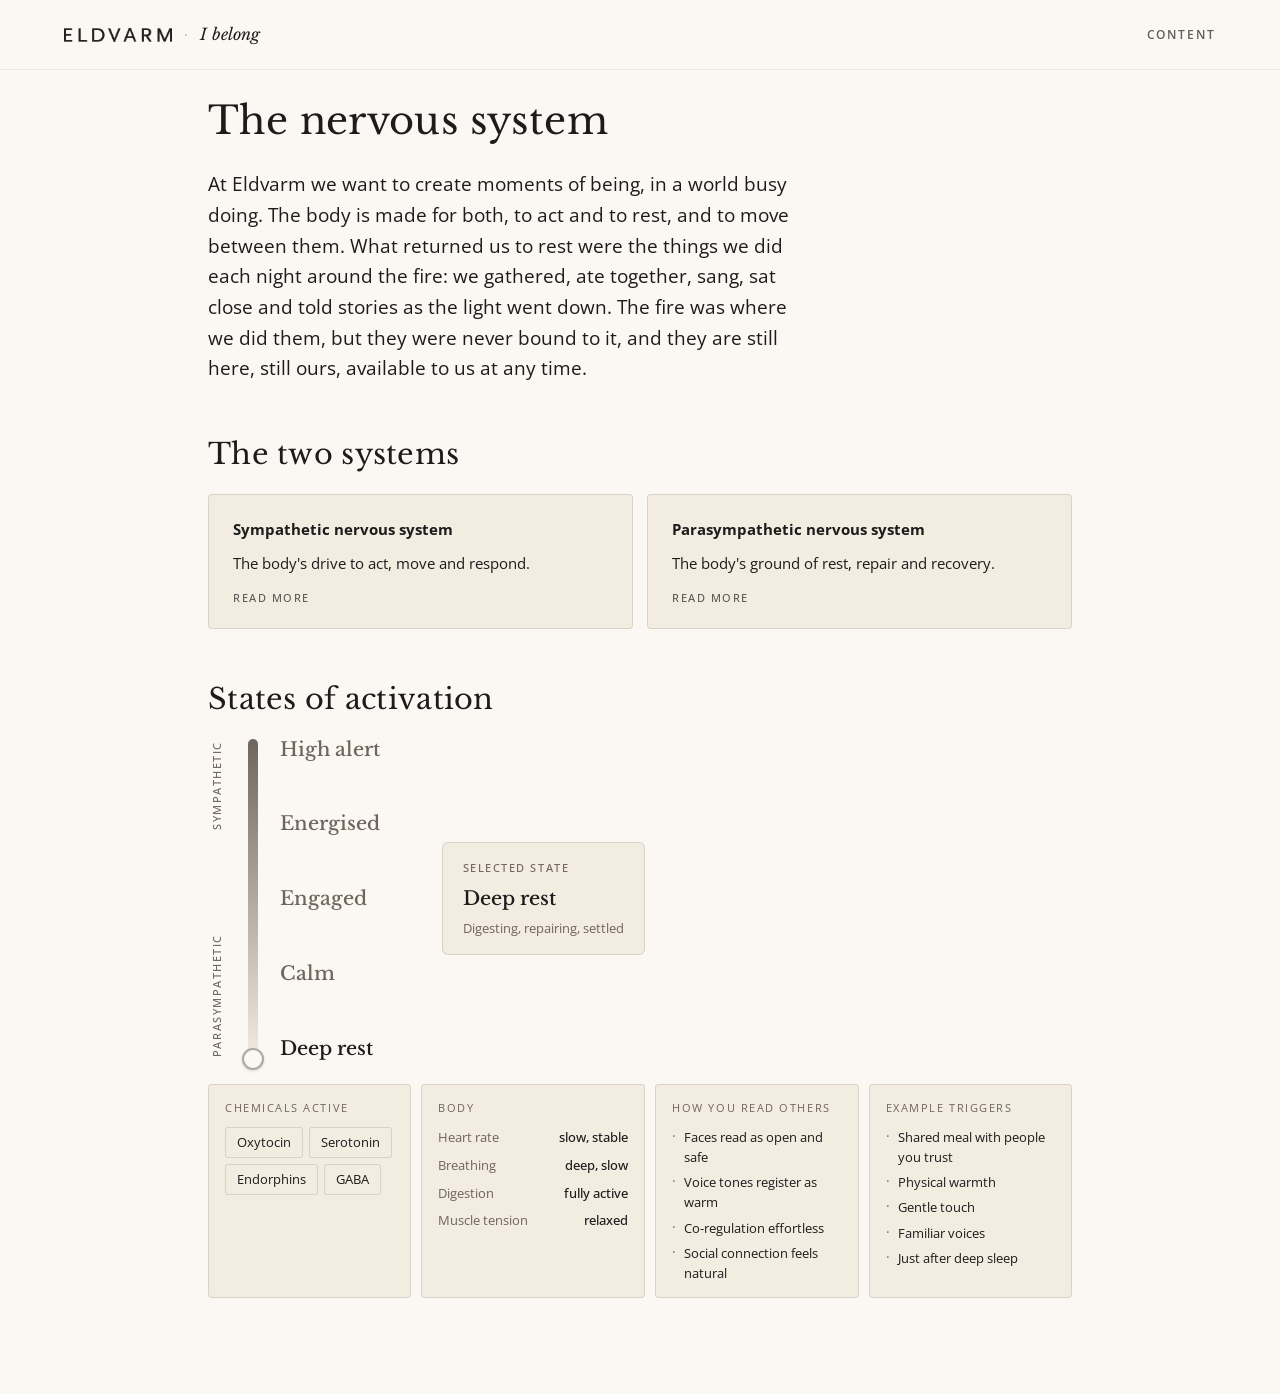
<file: nervous-system.html>
<!DOCTYPE html>
<html lang="en-GB">
<head>
<meta charset="UTF-8">
<meta name="viewport" content="width=device-width, initial-scale=1.0">
<title>The nervous system · I belong</title>
<link rel="stylesheet" href="shell.css">
<style>
  /* helper variables, matched to the brand, so the ported markup resolves */
  body[data-step="nervous-system"] {
    --text: var(--ink); --text2: var(--ink-soft);
    --bg2: var(--bg-soft);
    --border: var(--line); --border-mid: rgba(33,30,26,0.22); --border-strong: rgba(33,30,26,0.36);
    --accent: var(--ember);
  }

  /* this step scrolls, rather than sitting on one screen */
  body[data-step="nervous-system"] .step {
    min-height: 100svh;
    justify-content: flex-start;
    padding-top: calc(var(--header-h) + clamp(2rem, 5vh, 3rem));
    padding-bottom: 6rem;
  }
  body[data-step="nervous-system"] .lede { margin-top: 1.1rem; }
  body[data-step="nervous-system"] .lede:first-of-type { margin-top: 1.6rem; }
  .balance-block { margin-top: clamp(2.4rem, 6vh, 4rem); }
  .section-heading { margin-bottom: 1.4rem; }

  /* two systems */
  .systems { display: grid; grid-template-columns: 1fr 1fr; gap: 14px; margin-bottom: 14px; }
  .sys-card { border-radius: 4px; padding: 22px 24px; border: 0.5px solid var(--border); }
  .sys-card.sym, .sys-card.para { background: var(--bg-soft); color: var(--ink); }
  .sys-toggle { width: 100%; text-align: left; cursor: pointer; font: inherit; color: inherit; background: none; border: none; padding: 0; display: block; }
  .sys-title { font-size: var(--fs-body); font-weight: 700; margin-bottom: 10px; }
  .sys-essence { font-size: var(--fs-body); line-height: 1.6; }
  .sys-more { margin-top: 14px; font-size: var(--fs-label); font-weight: 500; letter-spacing: var(--track-caps); text-transform: uppercase; opacity: 0.7; }
  .sys-more__close { display: none; }
  .sys-card.is-open .sys-more__open { display: none; }
  .sys-card.is-open .sys-more__close { display: inline; }
  .sys-detail { display: none; margin-top: 14px; padding-top: 14px; border-top: 0.5px solid var(--border); }
  .sys-card.is-open .sys-detail { display: block; }
  .sys-detail p { font-size: var(--fs-body); line-height: 1.7; }
  .sys-header { display: flex; align-items: center; gap: 10px; margin-bottom: 14px; }
  .sys-bullets { list-style: none; padding: 0; margin-bottom: 14px; }
  .sys-bullets li { font-size: var(--fs-body); line-height: 1.65; padding-left: 14px; position: relative; margin-bottom: 6px; }
  .sys-bullets li:last-child { margin-bottom: 0; }
  .sys-bullets li::before { content: "·"; position: absolute; left: 0; font-size: 16px; line-height: 1.3; }
  .sys-survival { font-size: var(--fs-body); line-height: 1.7; padding-top: 14px; border-top: 0.5px solid var(--border); }

  /* states of activation: a vertical axis, rest at the floor rising into
     activation at the top, shown by tone rather than colour. */
  .vstates { display: flex; align-items: flex-start; gap: 22px; margin-bottom: 1.6rem; position: relative; }
  .vaxis-end { display: flex; flex-direction: column; justify-content: space-between; height: 320px; padding: 2px 0; }
  .vaxis-end span { font-size: var(--fs-label); font-weight: 500; letter-spacing: var(--track-caps); text-transform: uppercase; writing-mode: vertical-rl; transform: rotate(180deg); color: var(--ink-soft); }
  .vaxis-track { position: relative; width: 10px; height: 320px; border-radius: 5px; flex-shrink: 0; }
  .vaxis-fill { position: absolute; inset: 0; border-radius: 5px; background: linear-gradient(to top, var(--bg-soft), var(--ink-soft)); }
  .vaxis-track input[type=range] { position: absolute; left: -7px; top: 0; width: 24px; height: 320px; writing-mode: vertical-lr; direction: rtl; opacity: 0; cursor: pointer; margin: 0; }
  .vaxis-thumb { position: absolute; left: 50%; width: 22px; height: 22px; border-radius: 50%; background: var(--bg); border: 2px solid var(--border-strong); transform: translate(-50%, 50%); pointer-events: none; transition: bottom 0.15s; box-shadow: 0 1px 3px rgba(33,30,26,0.15); }
  .vticks { display: flex; flex-direction: column; justify-content: space-between; height: 320px; padding: 1px 0; }
  .vtick { background: none; border: none; padding: 0; text-align: left; cursor: pointer; line-height: 1; transition: color 0.15s; color: var(--text2); }
  .vtick:hover { color: var(--text); }
  .vtick.is-active { color: var(--text); }
  .vtick__name { font-family: var(--display); font-size: var(--fs-lede); font-weight: 500; }
  .vcurrent { align-self: center; margin-left: 40px; background: var(--bg2); border: 0.5px solid var(--border); border-radius: 6px; padding: 16px 20px; }
  .vcurrent__eyebrow { font-size: var(--fs-label); font-weight: 500; letter-spacing: var(--track-caps); text-transform: uppercase; color: var(--text2); margin-bottom: 6px; }
  .state-label { font-family: var(--display); font-size: var(--fs-lede); font-weight: 500; color: var(--text); margin-bottom: 4px; }
  .state-branch { font-size: var(--fs-small); color: var(--text2); }

  .states-grid { display: grid; grid-template-columns: 1fr 1fr 1fr 1fr; gap: 10px; }
  .card { background: var(--bg2); border-radius: 4px; padding: 14px 16px; border: 0.5px solid var(--border); }
  .card-label { font-size: var(--fs-label); color: var(--text2); margin-bottom: 10px; letter-spacing: var(--track-caps); text-transform: uppercase; }
  .tag-row { display: flex; flex-wrap: wrap; gap: 6px; }
  /* chemicals not clickable for now (pop-up disabled until the content is ready) */
  .chem-chip { cursor: default; pointer-events: none; }
  .chem-chip.is-active { box-shadow: inset 0 0 0 1px currentColor; }

  /* chemical pop-up: a floating card with the full entry */
  .chem-modal { display: none; position: fixed; inset: 0; z-index: 200; background: rgba(33,30,26,0.45); align-items: center; justify-content: center; padding: 24px; }
  .chem-modal.is-open { display: flex; }
  .chem-modal__card { position: relative; background: var(--bg); border: 0.5px solid var(--border-mid); border-left: 3px solid var(--accent); border-radius: 4px; max-width: 460px; width: 100%; max-height: 85vh; overflow-y: auto; padding: 26px 28px; box-shadow: 0 18px 50px rgba(33,30,26,0.22); }
  .chem-modal__close { position: absolute; top: 12px; right: 14px; background: none; border: none; font-size: 22px; line-height: 1; color: var(--text2); cursor: pointer; padding: 4px; }
  .chem-modal__close:hover { color: var(--text); }
  .chem-modal__name { font-family: var(--display); font-size: var(--fs-lede); font-weight: 500; text-transform: capitalize; margin-bottom: 4px; }
  .chem-modal__meta { font-size: var(--fs-small); color: var(--text2); font-style: italic; margin-bottom: 12px; }
  .chem-modal__sum { font-size: var(--fs-body); color: var(--text); line-height: 1.6; padding-bottom: 16px; border-bottom: 0.5px solid var(--border); }
  .chem-modal__sec { margin-top: 16px; }
  .chem-modal__label { font-size: var(--fs-label); font-weight: 500; letter-spacing: var(--track-caps); text-transform: uppercase; color: var(--text2); margin-bottom: 7px; }
  .chem-modal__list { list-style: none; padding: 0; }
  .chem-modal__list li { font-size: var(--fs-small); color: var(--text); line-height: 1.55; padding-left: 14px; position: relative; margin-bottom: 6px; }
  .chem-modal__list li:last-child { margin-bottom: 0; }
  .chem-modal__list li::before { content: "·"; position: absolute; left: 0; color: var(--text2); font-size: 15px; line-height: 1.3; }
  .body-item { display: flex; justify-content: space-between; align-items: center; margin-bottom: 7px; font-size: var(--fs-small); }
  .body-item:last-child { margin-bottom: 0; }
  .body-key { color: var(--text2); min-width: 90px; }
  .bar-val { font-size: var(--fs-small); font-weight: 500; min-width: 100px; text-align: right; color: var(--text); }
  .bullet-list { list-style: none; padding: 0; }
  .bullet-list li { font-size: var(--fs-small); color: var(--text); line-height: 1.55; padding-left: 12px; position: relative; margin-bottom: 5px; }
  .bullet-list li:last-child { margin-bottom: 0; }
  .bullet-list li::before { content: "·"; position: absolute; left: 0; color: var(--text2); font-size: 14px; line-height: 1.3; }

  @media (max-width: 700px) {
    .systems { grid-template-columns: 1fr; }
    .states-grid { grid-template-columns: 1fr 1fr; }
  }
</style>
</head>
<body data-step="nervous-system">

  <header class="site-header">
    <a class="site-logo" href="index.html" aria-label="I belong — Eldvarm"><img src="images/eldvarm-logo.png" alt="Eldvarm"><span class="site-sep">·</span><span class="site-wordmark">I belong</span></a>
    <button class="jump-open" id="jump-open">Content</button>
  </header>

  <main class="step">
    <div class="step__inner">
      <h1>The nervous system</h1>
      <p class="lede">At Eldvarm we want to create moments of being, in a world busy doing. The body is made for both, to act and to rest, and to move between them. What returned us to rest were the things we did each night around the fire: we gathered, ate together, sang, sat close and told stories as the light went down. The fire was where we did them, but they were never bound to it, and they are still here, still ours, available to us at any time.</p>

      <!-- the two systems -->
      <div class="balance-block">
        <h2 class="section-heading">The two systems</h2>
        <div class="systems">
          <div class="sys-card sym">
            <button class="sys-toggle" data-sys="sym" aria-expanded="false">
              <div class="sys-title">Sympathetic nervous system</div>
              <div class="sys-essence">The body's drive to act, move and respond.</div>
              <div class="sys-more"><span class="sys-more__open">Read more</span><span class="sys-more__close">Close</span></div>
            </button>
            <div class="sys-detail" id="detail-sym">
              <p>The sympathetic nervous system activates when the body needs to act, in physical effort, excitement, challenge, or perceived threat. Heart rate and blood pressure rise, focus and sensory acuity sharpen, and blood redirects to the muscles, while digestion, immune function and repair are suppressed for the duration. It is built for short bursts, minutes of intense activation followed by full recovery, and it is chronic activation without that recovery that drives inflammation, immune suppression and burnout. It is the essential drive to act, move and respond, without which we would lack the energy to find food, protect ourselves, or push forward.</p>
            </div>
          </div>
          <div class="sys-card para">
            <button class="sys-toggle" data-sys="para" aria-expanded="false">
              <div class="sys-title">Parasympathetic nervous system</div>
              <div class="sys-essence">The body's ground of rest, repair and recovery.</div>
              <div class="sys-more"><span class="sys-more__open">Read more</span><span class="sys-more__close">Close</span></div>
            </button>
            <div class="sys-detail" id="detail-para">
              <p>The parasympathetic nervous system activates when the body registers safety. Heart rate slows, blood pressure drops, digestion and nutrient absorption come online, and tissue repair and immune function strengthen. Its main pathway is the vagus nerve, the longest cranial nerve in the body, running from the brainstem to the abdomen. This is also the state we reach together rather than alone: humans are co-regulators, steadying one another into safety through voice, touch, scent, breath and simple closeness. It is the ground of rest, repair and recovery, without which the body cannot rebuild and its long-term function breaks down.</p>
            </div>
          </div>
        </div>
      </div>

      <!-- states of activation -->
      <div class="balance-block">
        <h2 class="section-heading">States of activation</h2>
        <div class="vstates">
          <div class="vaxis-end">
            <span class="vaxis-end__top">Sympathetic</span>
            <span class="vaxis-end__bottom">Parasympathetic</span>
          </div>
          <div class="vaxis-track">
            <div class="vaxis-fill"></div>
            <input type="range" min="0" max="4" step="1" value="0" id="slider" aria-label="Level of activation">
            <div class="vaxis-thumb" id="thumb"></div>
          </div>
          <div class="vticks">
            <button class="vtick" data-level="4"><span class="vtick__name">High alert</span></button>
            <button class="vtick" data-level="3"><span class="vtick__name">Energised</span></button>
            <button class="vtick" data-level="2"><span class="vtick__name">Engaged</span></button>
            <button class="vtick" data-level="1"><span class="vtick__name">Calm</span></button>
            <button class="vtick" data-level="0"><span class="vtick__name">Deep rest</span></button>
          </div>
          <div class="vcurrent" id="vcurrent">
            <div class="vcurrent__eyebrow">Selected state</div>
            <div class="state-label" id="state-label">Deep rest</div>
            <div class="state-branch" id="state-branch">Connected, digesting, repairing</div>
          </div>
        </div>
        <div class="states-grid">
          <div class="card">
            <div class="card-label">Chemicals active</div>
            <div class="tag-row" id="chemicals-slider"></div>
          </div>
          <div class="card">
            <div class="card-label">Body</div>
            <div id="body-effects"></div>
          </div>
          <div class="card">
            <div class="card-label">How you read others</div>
            <ul class="bullet-list" id="social"></ul>
          </div>
          <div class="card">
            <div class="card-label">Example triggers</div>
            <ul class="bullet-list" id="triggers"></ul>
          </div>
        </div>
      </div>
    </div>
  </main>

  <div class="chem-modal" id="chem-modal">
    <div class="chem-modal__card" id="chem-card" role="dialog" aria-modal="true" aria-labelledby="cm-name">
      <button class="chem-modal__close" id="chem-close" aria-label="Close">&times;</button>
      <div class="chem-modal__name" id="cm-name"></div>
      <div class="chem-modal__meta" id="cm-meta"></div>
      <div class="chem-modal__sum" id="cm-sum"></div>
      <div class="chem-modal__sec">
        <div class="chem-modal__label">What it does</div>
        <ul class="chem-modal__list" id="cm-does"></ul>
      </div>
      <div class="chem-modal__sec">
        <div class="chem-modal__label">Triggers</div>
        <ul class="chem-modal__list" id="cm-trig"></ul>
      </div>
    </div>
  </div>

  <nav class="jump-panel" id="jump-panel">
    <button class="jump-panel__close">Close</button>
    <ul class="jump-list"></ul>
  </nav>

  <footer class="step-foot" id="path-foot"></footer>

  <script src="chem-data.js"></script>
  <script>
  (function () {
    /* a neutral chip, clickable to reveal a short definition */
    function chipHTML(name) {
      const label = name.charAt(0).toUpperCase() + name.slice(1);
      return '<span class="chem-chip" data-chem="' + name + '" style="display:inline-flex;align-items:center;font-size:var(--fs-small);padding:4px 11px;border-radius:3px;background:var(--bg-soft);color:var(--ink);border:0.5px solid var(--line);">' + label + '</span>';
    }

    /* the chemical entries (CHEM, keyed by lowercase name, with the
       'moderate cortisol' alias) come from the shared source, chem-data.js */

    const snapPositions = [0, 25, 50, 75, 100];

    /* floor (bottom, index 0) to top (index 4): rest rising into activation.
       Body effects and chemicals are unchanged, remapped to the new names. */
    const sliderStates = [
      {
        label: "Deep rest", branch: "Digesting, repairing, settled",
        chemicals: ["oxytocin", "serotonin", "endorphins", "GABA"],
        body: [
          { k: "Heart rate", v: "slow, stable" },
          { k: "Breathing", v: "deep, slow" },
          { k: "Digestion", v: "fully active" },
          { k: "Muscle tension", v: "relaxed" }
        ],
        social: ["Faces read as open and safe","Voice tones register as warm","Co-regulation effortless","Social connection feels natural"],
        triggers: ["Shared meal with people you trust","Physical warmth","Gentle touch","Familiar voices","Just after deep sleep"]
      },
      {
        label: "Calm", branch: "Rested, present, available",
        chemicals: ["oxytocin", "serotonin", "dopamine", "endorphins"],
        body: [
          { k: "Heart rate", v: "steady, present" },
          { k: "Breathing", v: "easy, rhythmic" },
          { k: "Digestion", v: "normal" },
          { k: "Muscle tension", v: "ready, not tense" }
        ],
        social: ["High accuracy reading facial expressions","Curious, not defensive","Empathy fully accessible","Can hold nuance and complexity"],
        triggers: ["Absorbing work","Good conversation","Creative flow","Morning after good sleep","Exercise just completed"]
      },
      {
        label: "Engaged", branch: "Both systems active, positively aroused",
        chemicals: ["dopamine", "endorphins", "adrenaline", "norepinephrine", "moderate cortisol"],
        body: [
          { k: "Heart rate", v: "elevated, energised" },
          { k: "Breathing", v: "fuller, faster" },
          { k: "Digestion", v: "reduced" },
          { k: "Muscle tension", v: "primed" }
        ],
        social: ["Highly attuned to the room","Reading cues quickly, not always accurately","Charisma and presence increased","Less patience for peripheral detail"],
        triggers: ["Public speaking","Physical competition","Falling in love","First day of something new","A conversation that matters","Creative risk"]
      },
      {
        label: "Energised", branch: "Mobilised, repair and connection receding",
        chemicals: ["cortisol", "adrenaline", "norepinephrine", "dopamine"],
        body: [
          { k: "Heart rate", v: "elevated, tense" },
          { k: "Breathing", v: "shallow, quicker" },
          { k: "Digestion", v: "slowing" },
          { k: "Muscle tension", v: "building" }
        ],
        social: ["Less accurate reading others","Mild self-focus","Neutral signals read as slightly negative","Patience shorter, empathy reduced"],
        triggers: ["Deadline pressure","Difficult conversation approaching","Interrupted sleep over days","Financial worry","Low-grade uncertainty"]
      },
      {
        label: "High alert", branch: "Full sympathetic response, connection offline",
        chemicals: ["adrenaline", "cortisol", "norepinephrine"],
        body: [
          { k: "Heart rate", v: "high, fast" },
          { k: "Breathing", v: "shallow, rapid" },
          { k: "Digestion", v: "shut down" },
          { k: "Muscle tension", v: "high" }
        ],
        social: ["Faces read as hostile or threatening","Neutral expressions misread as negative","Trust collapses rapidly","Tunnel vision, peripheral signals lost"],
        triggers: ["Threat to safety","Physical danger","Acute conflict","Public humiliation","Panic"]
      }
    ];

    function renderState(i) {
      const s = sliderStates[i];
      const pct = snapPositions[i];
      document.getElementById("thumb").style.bottom = pct + "%";
      document.querySelectorAll(".vtick").forEach(t => t.classList.toggle("is-active", parseInt(t.dataset.level) === i));
      document.getElementById("state-label").textContent = s.label;
      document.getElementById("state-branch").textContent = s.branch;
      document.getElementById("chemicals-slider").innerHTML = s.chemicals.map(c => chipHTML(c)).join("");
      document.getElementById("body-effects").innerHTML = s.body.map(b =>
        '<div class="body-item"><span class="body-key">' + b.k + '</span><span class="bar-val">' + b.v + '</span></div>'
      ).join("");
      document.getElementById("social").innerHTML = s.social.map(x => '<li>' + x + '</li>').join("");
      document.getElementById("triggers").innerHTML = s.triggers.map(x => '<li>' + x + '</li>').join("");
    }

    /* the chemical pop-up: a floating card with the full entry */
    const chemBox = document.getElementById("chemicals-slider");
    const modal = document.getElementById("chem-modal");
    const cmName = document.getElementById("cm-name");
    const cmMeta = document.getElementById("cm-meta");
    const cmSum = document.getElementById("cm-sum");
    const cmDoes = document.getElementById("cm-does");
    const cmTrig = document.getElementById("cm-trig");

    function openChem(name) {
      const key = name.toLowerCase();
      const d = CHEM[key];
      if (!d) return;
      cmName.textContent = d.name;
      cmMeta.textContent = d.kind + ', produced in ' + d.produced;
      cmSum.textContent = d.summary;
      cmDoes.innerHTML = d.does.map(x => '<li>' + x + '</li>').join("");
      cmTrig.innerHTML = d.triggers.map(x => '<li>' + x + '</li>').join("");
      modal.classList.add("is-open");
    }
    function closeChem() { modal.classList.remove("is-open"); }

    chemBox.addEventListener("click", e => {
      const chip = e.target.closest(".chem-chip");
      if (chip) openChem(chip.dataset.chem);
    });
    document.getElementById("chem-close").addEventListener("click", closeChem);
    modal.addEventListener("click", e => { if (e.target === modal) closeChem(); });
    document.addEventListener("keydown", e => { if (e.key === "Escape") closeChem(); });

    document.querySelectorAll(".sys-toggle").forEach(btn => {
      btn.addEventListener("click", () => {
        const card = btn.closest(".sys-card");
        const open = card.classList.toggle("is-open");
        btn.setAttribute("aria-expanded", open ? "true" : "false");
      });
    });

    const slider = document.getElementById("slider");
    slider.addEventListener("input", () => renderState(parseInt(slider.value)));
    document.querySelectorAll(".vtick").forEach(t => t.addEventListener("click", () => {
      const lvl = parseInt(t.dataset.level);
      slider.value = lvl;
      renderState(lvl);
    }));
    renderState(0);
  })();
  </script>

  <script src="path.js"></script>
</body>
</html>
</file>
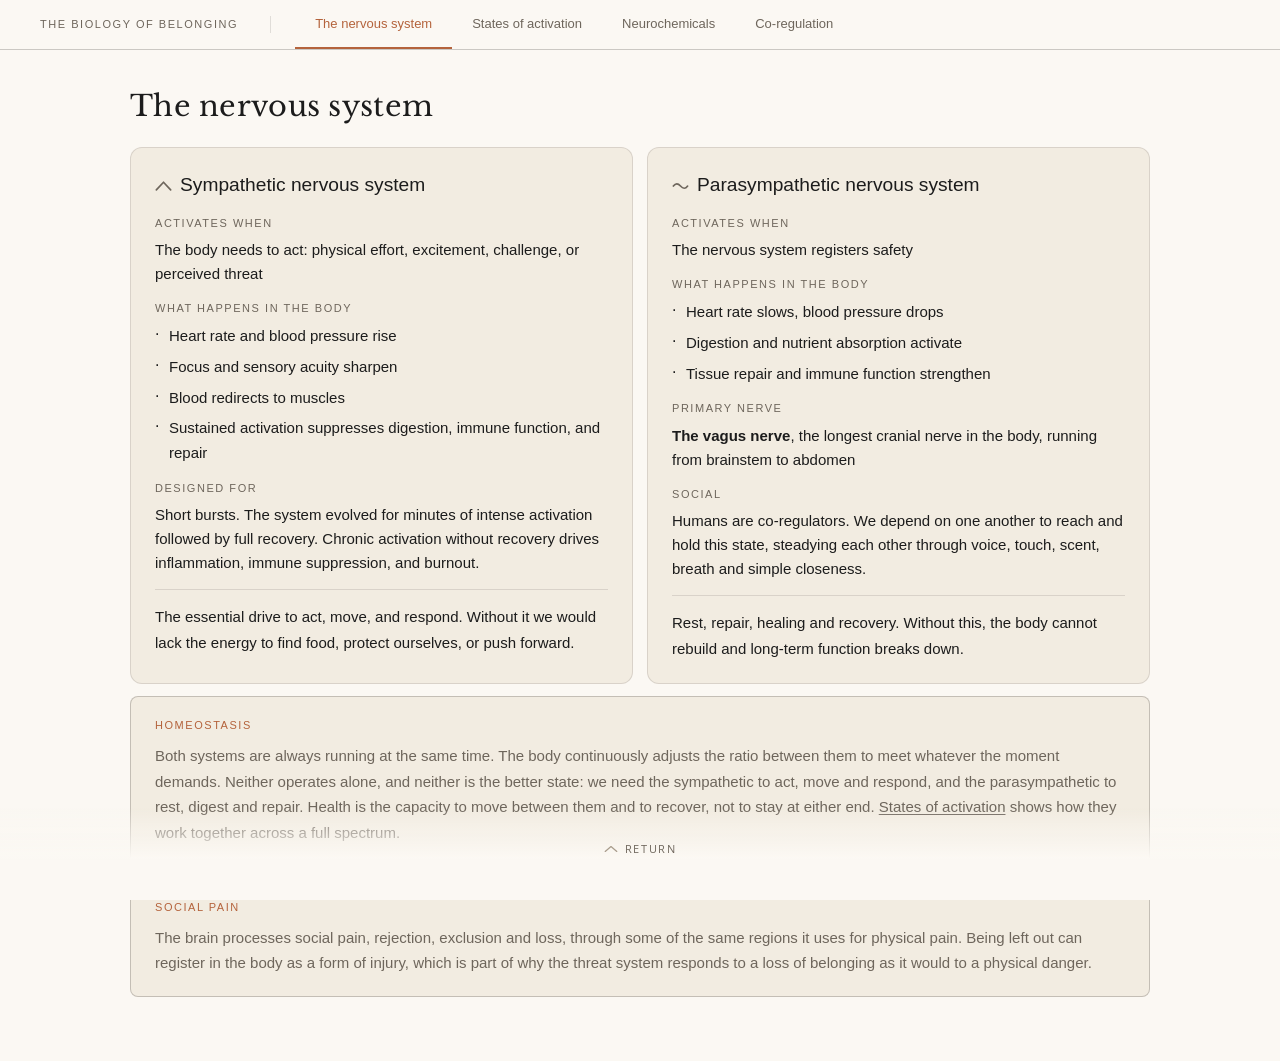
<file: science.html>
<!DOCTYPE html>
<html lang="en-GB">
<head>
<meta charset="UTF-8">
<meta name="viewport" content="width=device-width, initial-scale=1.0">
<title>The science · I belong</title>
<link rel="stylesheet" href="shell.css">
<style>
*, *::before, *::after { box-sizing: border-box; margin: 0; padding: 0; }

:root {
  --bg2: var(--bg-soft);
  --text: var(--ink); --text2: var(--ink-soft);
  --border: var(--line); --border-mid: rgba(33,30,26,0.22); --border-strong: rgba(33,30,26,0.36);
  --accent: var(--ember);
  --r: 8px; --rl: 12px;
}

body { font-family: -apple-system, BlinkMacSystemFont, 'Segoe UI', sans-serif; background: var(--bg); color: var(--text); min-height: 100vh; padding-bottom: 3.5rem; }

nav { position: sticky; top: 0; z-index: 100; background: var(--bg); border-bottom: 0.5px solid var(--border-mid); padding: 0 2.5rem; display: flex; align-items: center; }
.nav-title { font-size: var(--fs-label); color: var(--text2); letter-spacing: var(--track-caps); text-transform: uppercase; padding-right: 2rem; border-right: 0.5px solid var(--border); margin-right: 1.5rem; white-space: nowrap; }
.nav-tab { font-size: var(--fs-small); color: var(--text2); padding: 16px 20px; cursor: pointer; border-bottom: 2px solid transparent; transition: color 0.2s, border-color 0.2s; white-space: nowrap; background: none; border-top: none; border-left: none; border-right: none; }
.nav-tab:hover { color: var(--text); }
.nav-tab.active { color: var(--accent); border-bottom-color: var(--accent); font-weight: 500; }

.section { display: none; max-width: 1100px; margin: 0 auto; padding: 2.5rem 2.5rem 4rem; }
.section.active { display: block; }

.section-heading { margin-bottom: 1.5rem; }

.systems { display: grid; grid-template-columns: 1fr 1fr; gap: 14px; margin-bottom: 12px; }
.sys-card { border-radius: var(--rl); padding: 22px 24px; border: 0.5px solid var(--border); }
.sys-card.para { background: var(--bg2); }
.sys-card.sym { background: var(--bg2); }
.sys-header { display: flex; align-items: center; gap: 8px; margin-bottom: 14px; }
.sys-dot { width: 10px; height: 10px; border-radius: 50%; flex-shrink: 0; }
.sys-title { font-size: var(--fs-lede); font-weight: 500; }
.sys-bullets { list-style: none; padding: 0; margin-bottom: 14px; }
.sys-bullets li { font-size: var(--fs-body); line-height: 1.65; padding-left: 14px; position: relative; margin-bottom: 6px; }
.sys-bullets li:last-child { margin-bottom: 0; }
.sys-bullets li::before { content: "·"; position: absolute; left: 0; font-size: 16px; line-height: 1.3; }
.sys-survival { font-size: var(--fs-body); line-height: 1.7; padding-top: 14px; border-top: 0.5px solid var(--border); }

.homeostasis { padding: 16px 20px; border-top: 0.5px solid var(--border-mid); border-bottom: 0.5px solid var(--border-mid); }
.homeostasis-title { font-size: var(--fs-label); font-weight: 500; letter-spacing: var(--track-caps); text-transform: uppercase; color: var(--text2); margin-bottom: 6px; }
.homeostasis p { font-size: var(--fs-body); color: var(--text2); line-height: 1.7; }

/* SLIDER */
.slider-wrap { margin-bottom: 1.5rem; }
.scale-labels { display: flex; justify-content: space-between; font-size: var(--fs-label); color: var(--text2); margin-bottom: 6px; }
.slider-track { position: relative; height: 8px; border-radius: 4px; margin-bottom: 0; }
.slider-fill { position: absolute; inset: 0; border-radius: 4px; background: linear-gradient(to right, #3A3027, #6B5E4F, #968A78, #BEB4A2, #DDD5C5); }
input[type=range] { position: absolute; width: 100%; top: -5px; opacity: 0; cursor: pointer; height: 18px; }
.slider-thumb { position: absolute; width: 22px; height: 22px; border-radius: 50%; background: var(--bg); border: 2px solid var(--border-strong); top: -7px; transform: translateX(-50%); pointer-events: none; transition: left 0.15s; }
.snap-dots { display: flex; justify-content: space-between; padding: 6px 0 0; }
.snap-dot { width: 6px; height: 6px; border-radius: 50%; background: var(--border-mid); flex-shrink: 0; }
.state-label { text-align: center; font-size: var(--fs-lede); font-weight: 500; color: var(--text); margin-bottom: 4px; margin-top: 12px; }
.state-branch { text-align: center; font-size: var(--fs-small); color: var(--text2); margin-bottom: 1.5rem; }

.states-grid { display: grid; grid-template-columns: 1fr 1fr 1fr 1fr; gap: 10px; }
.card { background: var(--bg2); border-radius: var(--r); padding: 14px 16px; border: 0.5px solid var(--border); }
.card-label { font-size: var(--fs-label); color: var(--text2); margin-bottom: 10px; letter-spacing: var(--track-caps); text-transform: uppercase; }
.tag-row { display: flex; flex-wrap: wrap; gap: 6px; }
.tag { font-size: var(--fs-small); padding: 4px 10px; border-radius: 20px; }
.body-item { display: flex; justify-content: space-between; align-items: center; margin-bottom: 7px; font-size: var(--fs-small); }
.body-item:last-child { margin-bottom: 0; }
.body-key { color: var(--text2); min-width: 90px; }
.bar-wrap { display: flex; align-items: center; gap: 8px; }
.bar-val { font-size: var(--fs-small); font-weight: 500; min-width: 100px; text-align: right; color: var(--text); }
.bar-bg { width: 60px; height: 6px; background: var(--border); border-radius: 3px; }
.bar-fill { height: 6px; border-radius: 3px; transition: width 0.3s; }
.bullet-list { list-style: none; padding: 0; }
.bullet-list li { font-size: var(--fs-small); color: var(--text); line-height: 1.55; padding-left: 12px; position: relative; margin-bottom: 5px; }
.bullet-list li:last-child { margin-bottom: 0; }
.bullet-list li::before { content: "·"; position: absolute; left: 0; color: var(--text2); font-size: 14px; line-height: 1.3; }

/* CHEMICALS */
.filter-row { display: flex; gap: 8px; margin-bottom: 1rem; flex-wrap: wrap; }
.filter-btn { font-size: var(--fs-small); padding: 5px 14px; border-radius: 20px; border: 0.5px solid var(--border-mid); background: var(--bg2); cursor: pointer; color: var(--text2); transition: all 0.15s; }
.filter-btn:hover { color: var(--text); }
.filter-btn.active { color: var(--text); font-weight: 500; border-color: var(--border-strong); background: var(--bg); }
.legend-row { display: flex; gap: 20px; margin-bottom: 1.2rem; flex-wrap: wrap; }
.legend-item { display: flex; align-items: center; gap: 6px; font-size: var(--fs-small); color: var(--text2); }
.legend-dot { width: 8px; height: 8px; border-radius: 50%; flex-shrink: 0; }

.table-wrap { overflow-x: auto; }
table { width: 100%; border-collapse: collapse; font-size: var(--fs-body); table-layout: fixed; }
thead tr { border-bottom: 1px solid var(--border-strong); }
th { text-align: left; font-size: var(--fs-label); font-weight: 500; color: var(--text2); letter-spacing: var(--track-caps); text-transform: uppercase; padding: 0 12px 10px 0; }
th:last-child { padding-right: 0; }
tbody tr { border-bottom: 0.5px solid var(--border); }
tbody tr:last-child { border-bottom: none; }
tbody tr.hidden { display: none; }
td { vertical-align: top; padding: 14px 12px 14px 0; line-height: 1.5; word-wrap: break-word; }
td:last-child { padding-right: 0; }

.badge { display: inline-flex; align-items: center; justify-content: center; width: 30px; height: 30px; border-radius: 50%; font-size: var(--fs-label); font-weight: 500; border: 1.5px solid; flex-shrink: 0; }
.name-cell { display: flex; align-items: flex-start; gap: 10px; }
.name-text { font-weight: 500; padding-top: 6px; color: var(--text); font-size: var(--fs-body); }
.meta-text { font-size: var(--fs-small); color: var(--text2); line-height: 1.55; }

.t-bullet { list-style: none; padding: 0; }
.t-bullet li { padding-left: 10px; position: relative; margin-bottom: 4px; color: var(--text); font-size: var(--fs-small); line-height: 1.55; }
.t-bullet li:last-child { margin-bottom: 0; }
.t-bullet li::before { content: "·"; position: absolute; left: 0; color: var(--text2); font-size: 13px; line-height: 1.3; }
.subrow { padding: 9px 0; border-top: 0.5px dashed var(--border-mid); }
.subrow:first-child { border-top: none; padding-top: 0; }
.subrow-label { font-size: var(--fs-label); font-weight: 500; color: var(--text2); margin-bottom: 5px; text-transform: uppercase; letter-spacing: var(--track-caps); }

.placeholder { border: 0.5px dashed var(--border-mid); border-radius: var(--rl); padding: 3rem 2rem; text-align: center; color: var(--text2); font-size: var(--fs-body); line-height: 1.7; }

/* the path's return link, floated quietly over this scrolling page */
.step-foot { z-index: 90; padding-top: 1.6rem; background: linear-gradient(to top, var(--bg) 45%, rgba(251, 248, 243, 0)); }

@media (max-width: 700px) {
  .systems { grid-template-columns: 1fr; }
  .states-grid { grid-template-columns: 1fr 1fr; }
  nav { padding: 0 1rem; }
  .nav-title { display: none; }
  .section { padding: 2rem 1rem 3rem; }
}
</style>
</head>
<body data-step="science">

<nav>
  <div class="nav-title">The biology of belonging</div>
  <div style="display:flex;gap:0">
    <button class="nav-tab active" onclick="show('nervous-system',this)">The nervous system</button>
    <button class="nav-tab" onclick="show('states',this)">States of activation</button>
    <button class="nav-tab" onclick="show('chemicals',this)">Neurochemicals</button>
    <button class="nav-tab" onclick="show('fire',this)">Co-regulation</button>
  </div>
</nav>

<!-- SECTION 1 -->
<div class="section active" id="nervous-system">
  <h2 class="section-heading">The nervous system</h2>
  <div class="systems">
    <div class="sys-card sym">
      <div class="sys-header">
        <div class="sys-dot" style="background:none;width:auto;height:auto;color:var(--text2);display:flex;align-items:center;"><svg width="17" height="11" viewBox="0 0 15 10" style="display:inline-block;vertical-align:middle"><polyline points="1,9 7.5,2 14,9" fill="none" stroke="currentColor" stroke-width="1.5" stroke-linecap="round" stroke-linejoin="round"/></svg></div>
        <div class="sys-title" style="color:var(--text);">Sympathetic nervous system</div>
      </div>
      <div style="margin-bottom:14px;">
        <div style="font-size:var(--fs-label);font-weight:500;letter-spacing:var(--track-caps);text-transform:uppercase;color:var(--text2);margin-bottom:6px;">Activates when</div>
        <div style="font-size:var(--fs-body);color:var(--text);line-height:1.6;">The body needs to act: physical effort, excitement, challenge, or perceived threat</div>
      </div>
      <div style="margin-bottom:14px;">
        <div style="font-size:var(--fs-label);font-weight:500;letter-spacing:var(--track-caps);text-transform:uppercase;color:var(--text2);margin-bottom:6px;">What happens in the body</div>
        <ul class="sys-bullets" style="color:var(--text);">
          <li>Heart rate and blood pressure rise</li>
          <li>Focus and sensory acuity sharpen</li>
          <li>Blood redirects to muscles</li>
          <li>Sustained activation suppresses digestion, immune function, and repair</li>
        </ul>
      </div>
      <div style="margin-bottom:14px;">
        <div style="font-size:var(--fs-label);font-weight:500;letter-spacing:var(--track-caps);text-transform:uppercase;color:var(--text2);margin-bottom:6px;">Designed for</div>
        <div style="font-size:var(--fs-body);color:var(--text);line-height:1.6;">Short bursts. The system evolved for minutes of intense activation followed by full recovery. Chronic activation without recovery drives inflammation, immune suppression, and burnout.</div>
      </div>
      <div class="sys-survival" style="color:var(--text);">The essential drive to act, move, and respond. Without it we would lack the energy to find food, protect ourselves, or push forward.</div>
    </div>
    <div class="sys-card para">
      <div class="sys-header">
        <div class="sys-dot" style="background:none;width:auto;height:auto;color:var(--text2);display:flex;align-items:center;"><svg width="17" height="11" viewBox="0 0 15 10" style="display:inline-block;vertical-align:middle"><path d="M1,5.5 Q4,1.5 7.5,5.5 T14,5.5" fill="none" stroke="currentColor" stroke-width="1.5" stroke-linecap="round"/></svg></div>
        <div class="sys-title" style="color:var(--text);">Parasympathetic nervous system</div>
      </div>
      <div style="margin-bottom:14px;">
        <div style="font-size:var(--fs-label);font-weight:500;letter-spacing:var(--track-caps);text-transform:uppercase;color:var(--text2);margin-bottom:6px;">Activates when</div>
        <div style="font-size:var(--fs-body);color:var(--text);line-height:1.6;">The nervous system registers safety</div>
      </div>
      <div style="margin-bottom:14px;">
        <div style="font-size:var(--fs-label);font-weight:500;letter-spacing:var(--track-caps);text-transform:uppercase;color:var(--text2);margin-bottom:6px;">What happens in the body</div>
        <ul class="sys-bullets" style="color:var(--text);">
          <li>Heart rate slows, blood pressure drops</li>
          <li>Digestion and nutrient absorption activate</li>
          <li>Tissue repair and immune function strengthen</li>
        </ul>
      </div>
      <div style="margin-bottom:14px;">
        <div style="font-size:var(--fs-label);font-weight:500;letter-spacing:var(--track-caps);text-transform:uppercase;color:var(--text2);margin-bottom:6px;">Primary nerve</div>
        <div style="font-size:var(--fs-body);color:var(--text);line-height:1.6;"><strong>The vagus nerve</strong>, the longest cranial nerve in the body, running from brainstem to abdomen</div>
      </div>
      <div style="margin-bottom:14px;">
        <div style="font-size:var(--fs-label);font-weight:500;letter-spacing:var(--track-caps);text-transform:uppercase;color:var(--text2);margin-bottom:6px;">Social</div>
        <div style="font-size:var(--fs-body);color:var(--text);line-height:1.6;">Humans are co-regulators. We depend on one another to reach and hold this state, steadying each other through voice, touch, scent, breath and simple closeness.</div>
      </div>
      <div class="sys-survival" style="color:var(--text);">Rest, repair, healing and recovery. Without this, the body cannot rebuild and long-term function breaks down.</div>
    </div>
  </div>
  <div class="homeostasis" style="padding:20px 24px;margin-top:4px;background:var(--bg2);border-radius:var(--r);border:0.5px solid var(--border-mid);">
    <div class="homeostasis-title" style="font-size:var(--fs-label);font-weight:500;letter-spacing:var(--track-caps);text-transform:uppercase;color:var(--accent);margin-bottom:8px;">Homeostasis</div>
    <p style="font-size:var(--fs-body);">Both systems are always running at the same time. The body continuously adjusts the ratio between them to meet whatever the moment demands. Neither operates alone, and neither is the better state: we need the sympathetic to act, move and respond, and the parasympathetic to rest, digest and repair. Health is the capacity to move between them and to recover, not to stay at either end. <span onclick="goToTab('states')" style="cursor:pointer;text-decoration:underline;text-underline-offset:2px;">States of activation</span> shows how they work together across a full spectrum.</p>
  </div>
  <div class="homeostasis" style="padding:20px 24px;margin-top:12px;background:var(--bg2);border-radius:var(--r);border:0.5px solid var(--border-mid);">
    <div class="homeostasis-title" style="font-size:var(--fs-label);font-weight:500;letter-spacing:var(--track-caps);text-transform:uppercase;color:var(--accent);margin-bottom:8px;">Social pain</div>
    <p style="font-size:var(--fs-body);">The brain processes social pain, rejection, exclusion and loss, through some of the same regions it uses for physical pain. Being left out can register in the body as a form of injury, which is part of why the threat system responds to a loss of belonging as it would to a physical danger.</p>
  </div>
</div>

<!-- SECTION 2 -->
<div class="section" id="states">
  <h2 class="section-heading">States of activation</h2>
  <div class="slider-wrap">
    <div style="display:flex;justify-content:space-between;margin-bottom:8px;">
      <span style="font-size:var(--fs-label);font-weight:500;letter-spacing:var(--track-caps);text-transform:uppercase;color:var(--text2);display:inline-flex;align-items:center;gap:6px;"><svg width="15" height="10" viewBox="0 0 15 10" style="display:inline-block;vertical-align:middle"><polyline points="1,9 7.5,2 14,9" fill="none" stroke="currentColor" stroke-width="1.5" stroke-linecap="round" stroke-linejoin="round"/></svg>Sympathetic</span>
      <span style="font-size:var(--fs-label);font-weight:500;letter-spacing:var(--track-caps);text-transform:uppercase;color:var(--text2);display:inline-flex;align-items:center;gap:6px;">Parasympathetic<svg width="15" height="10" viewBox="0 0 15 10" style="display:inline-block;vertical-align:middle"><path d="M1,5.5 Q4,1.5 7.5,5.5 T14,5.5" fill="none" stroke="currentColor" stroke-width="1.5" stroke-linecap="round"/></svg></span>
    </div>
    <div class="scale-labels">
      <span>threat</span><span>mild stress</span><span>engaged</span><span>calm alert</span><span>safe</span>
    </div>
    <div class="slider-track">
      <div class="slider-fill"></div>
      <input type="range" min="0" max="4" step="1" value="4" id="slider">
      <div class="slider-thumb" id="thumb"></div>
    </div>
    <div class="snap-dots">
      <div class="snap-dot"></div>
      <div class="snap-dot"></div>
      <div class="snap-dot"></div>
      <div class="snap-dot"></div>
      <div class="snap-dot"></div>
    </div>
    <div class="state-label" id="state-label">Deep rest</div>
    <div class="state-branch" id="state-branch">Connected, digesting, repairing</div>
  </div>
  <div class="states-grid">
    <div class="card">
      <div class="card-label">Chemicals active</div>
      <div class="tag-row" id="chemicals-slider"></div>
    </div>
    <div class="card">
      <div class="card-label">Body</div>
      <div id="body-effects"></div>
    </div>
    <div class="card">
      <div class="card-label">How you read others</div>
      <ul class="bullet-list" id="social"></ul>
    </div>
    <div class="card">
      <div class="card-label">Example triggers</div>
      <ul class="bullet-list" id="triggers"></ul>
    </div>
  </div>
</div>

<!-- SECTION 3 -->
<div class="section" id="chemicals">
  <h2 class="section-heading">Neurochemicals</h2>
  <div class="filter-row">
    <button class="filter-btn active" onclick="filterChemicals('all',this)">All</button>
    <button class="filter-btn" onclick="filterChemicals('calm',this)"><span style="color:var(--text2);display:inline-flex;vertical-align:middle;margin-right:5px;"><svg width="15" height="10" viewBox="0 0 15 10" style="display:inline-block;vertical-align:middle"><path d="M1,5.5 Q4,1.5 7.5,5.5 T14,5.5" fill="none" stroke="currentColor" stroke-width="1.5" stroke-linecap="round"/></svg></span>Parasympathetic</button>
    <button class="filter-btn" onclick="filterChemicals('mixed',this)">Both systems</button>
    <button class="filter-btn" onclick="filterChemicals('active',this)"><span style="color:var(--text2);display:inline-flex;vertical-align:middle;margin-right:5px;"><svg width="15" height="10" viewBox="0 0 15 10" style="display:inline-block;vertical-align:middle"><polyline points="1,9 7.5,2 14,9" fill="none" stroke="currentColor" stroke-width="1.5" stroke-linecap="round" stroke-linejoin="round"/></svg></span>Sympathetic</button>
  </div>
  <div id="chem-list"></div>
</div>

<!-- SECTION 4 -->
<div class="section" id="fire">
  <h2 class="section-heading">Co-regulation</h2>
  <p style="font-size:var(--fs-body);color:var(--text2);line-height:1.7;margin-bottom:1.5rem;max-width:780px;">Every evening for hundreds of thousands of years, our ancestors gathered around the fire and took part in activities that shifted their nervous systems toward safety and connection. When we feel we belong, we feel safe. In that safety the body can relax, heal and restore. Humans are co-regulators: we depend on one another to reach and maintain this calm, healing state.</p>

  <div style="background:var(--bg2);border:0.5px solid var(--border);border-left:3px solid var(--accent);border-radius:10px;padding:18px 20px;margin-bottom:24px;max-width:780px;">
    <div style="font-size:var(--fs-label);font-weight:500;letter-spacing:var(--track-caps);text-transform:uppercase;color:var(--accent);margin-bottom:8px;">The condition</div>
    <div style="font-size:var(--fs-lede);font-weight:500;color:var(--text);margin-bottom:8px;">Warmth and firelight</div>
    <div style="font-size:var(--fs-small);color:var(--text2);line-height:1.7;">Warmth and firelight are the condition the activities happened in. For most of human history fire was the only source of heat and light after dark, and the body reads both as signals of safety: a contained flame holds attention with almost no effort, and warmth lowers arousal and blood pressure. It was the warmth and the light that drew everyone into one place, night after night, so that the singing, the stories, the touch and the shared meals could happen at all.</div>
  </div>

  <div style="font-size:var(--fs-label);font-weight:500;letter-spacing:var(--track-caps);text-transform:uppercase;color:var(--accent);margin-bottom:12px;">The activities</div>
  <div style="display:grid;grid-template-columns:repeat(3,1fr);gap:12px;" id="fire-grid"></div>
</div>

<footer class="step-foot" id="path-foot"></footer>

<script src="chem-data.js"></script>
<script>
function show(id, btn) {
  document.querySelectorAll('.section').forEach(s => s.classList.remove('active'));
  document.querySelectorAll('.nav-tab').forEach(t => t.classList.remove('active'));
  document.getElementById(id).classList.add('active');
  btn.classList.add('active');
}

function goToTab(id) {
  const tabs = document.querySelectorAll('.nav-tab');
  let btn = tabs[0];
  tabs.forEach(t => {
    const oc = t.getAttribute('onclick') || '';
    if (oc.indexOf("'" + id + "'") > -1) btn = t;
  });
  show(id, btn);
  window.scrollTo({ top: 0, behavior: 'smooth' });
}

/* BRANCH MARKS — peak = sympathetic (arousal), wave = parasympathetic (settling) */
const PEAK = '<svg width="15" height="10" viewBox="0 0 15 10" style="display:inline-block;vertical-align:middle"><polyline points="1,9 7.5,2 14,9" fill="none" stroke="currentColor" stroke-width="1.5" stroke-linecap="round" stroke-linejoin="round"/></svg>';
const WAVE = '<svg width="15" height="10" viewBox="0 0 15 10" style="display:inline-block;vertical-align:middle"><path d="M1,5.5 Q4,1.5 7.5,5.5 T14,5.5" fill="none" stroke="currentColor" stroke-width="1.5" stroke-linecap="round"/></svg>';

const BRANCH = {
  oxytocin: 'p', serotonin: 'p', gaba: 'p',
  dopamine: 'b', endorphins: 'b',
  norepinephrine: 's', adrenaline: 's', cortisol: 's', 'moderate cortisol': 's'
};

function markFor(name) {
  const b = BRANCH[name.toLowerCase()] || 'b';
  const marks = b === 's' ? PEAK : b === 'p' ? WAVE : PEAK + WAVE;
  return '<span style="color:var(--text2);display:inline-flex;align-items:center;gap:3px;">' + marks + '</span>';
}

/* Neutral chip carrying its branch mark */
function chipHTML(name, click) {
  const onclick = click ? ` onclick="${click}"` : '';
  return '<span class="chip-n" style="display:inline-flex;align-items:center;gap:5px;font-size:var(--fs-small);padding:4px 11px;border-radius:20px;background:var(--bg2);color:var(--text);border:0.5px solid var(--border);cursor:pointer;"' + onclick + '>' + markFor(name) + name + '</span>';
}

/* SLIDER */
const snapPositions = [0, 25, 50, 75, 100];

const sliderStates = [
  {
    label: "Threat activation", branch: "Full sympathetic response, connection offline",
    chemicals: [
      { name: "adrenaline", color: "#A32D2D", bg: "#FCEBEB" },
      { name: "cortisol", color: "#A32D2D", bg: "#FCEBEB" },
      { name: "norepinephrine", color: "#A32D2D", bg: "#FCEBEB" }
    ],
    body: [
      { k: "Heart rate", v: "high, fast", pct: 94 },
      { k: "Breathing", v: "shallow, rapid", pct: 18 },
      { k: "Digestion", v: "shut down", pct: 5 },
      { k: "Muscle tension", v: "high", pct: 94 }
    ],
    social: ["Faces read as hostile or threatening","Neutral expressions misread as negative","Trust collapses rapidly","Tunnel vision, peripheral signals lost"],
    triggers: ["Physical danger","Acute conflict","Public humiliation","Panic","Severe financial threat"],
    barColor: "#E24B4A"
  },
  {
    label: "Mild stress", branch: "Mobilised, repair and connection receding",
    chemicals: [
      { name: "cortisol", color: "#A32D2D", bg: "#FCEBEB" },
      { name: "adrenaline", color: "#A32D2D", bg: "#FCEBEB" },
      { name: "norepinephrine", color: "#A32D2D", bg: "#FCEBEB" },
      { name: "dopamine", color: "#185FA5", bg: "#E6F1FB" }
    ],
    body: [
      { k: "Heart rate", v: "elevated, tense", pct: 70 },
      { k: "Breathing", v: "shallow, quicker", pct: 38 },
      { k: "Digestion", v: "slowing", pct: 28 },
      { k: "Muscle tension", v: "building", pct: 68 }
    ],
    social: ["Less accurate reading others","Mild self-focus","Neutral signals read as slightly negative","Patience shorter, empathy reduced"],
    triggers: ["Deadline pressure","Difficult conversation approaching","Interrupted sleep over days","Financial worry","Low-grade uncertainty"],
    barColor: "#D85A30"
  },
  {
    label: "Engaged arousal", branch: "Both systems active, positively aroused",
    chemicals: [
      { name: "dopamine", color: "#185FA5", bg: "#E6F1FB" },
      { name: "endorphins", color: "#185FA5", bg: "#E6F1FB" },
      { name: "adrenaline", color: "#A32D2D", bg: "#FCEBEB" },
      { name: "norepinephrine", color: "#A32D2D", bg: "#FCEBEB" },
      { name: "moderate cortisol", color: "#BA7517", bg: "#FAEEDA" }
    ],
    body: [
      { k: "Heart rate", v: "elevated, energised", pct: 62 },
      { k: "Breathing", v: "fuller, faster", pct: 55 },
      { k: "Digestion", v: "reduced", pct: 45 },
      { k: "Muscle tension", v: "primed", pct: 58 }
    ],
    social: ["Highly attuned to the room","Reading cues quickly, not always accurately","Charisma and presence increased","Less patience for peripheral detail"],
    triggers: ["Public speaking","Physical competition","Falling in love","First day of something new","A conversation that matters","Creative risk"],
    barColor: "#EF9F27"
  },
  {
    label: "Calm alert", branch: "Rested, present, available",
    chemicals: [
      { name: "oxytocin", color: "#0F6E56", bg: "#E1F5EE" },
      { name: "serotonin", color: "#0F6E56", bg: "#E1F5EE" },
      { name: "dopamine", color: "#185FA5", bg: "#E6F1FB" },
      { name: "endorphins", color: "#185FA5", bg: "#E6F1FB" }
    ],
    body: [
      { k: "Heart rate", v: "steady, present", pct: 42 },
      { k: "Breathing", v: "easy, rhythmic", pct: 68 },
      { k: "Digestion", v: "normal", pct: 72 },
      { k: "Muscle tension", v: "ready, not tense", pct: 32 }
    ],
    social: ["High accuracy reading facial expressions","Curious, not defensive","Empathy fully accessible","Can hold nuance and complexity"],
    triggers: ["Absorbing work","Good conversation","Creative flow","Morning after good sleep","Exercise just completed"],
    barColor: "#5DCAA5"
  },
  {
    label: "Deep rest", branch: "Connected, digesting, repairing",
    chemicals: [
      { name: "oxytocin", color: "#0F6E56", bg: "#E1F5EE" },
      { name: "serotonin", color: "#0F6E56", bg: "#E1F5EE" },
      { name: "endorphins", color: "#185FA5", bg: "#E6F1FB" },
      { name: "GABA", color: "#085041", bg: "#E1F5EE" }
    ],
    body: [
      { k: "Heart rate", v: "slow, stable", pct: 22 },
      { k: "Breathing", v: "deep, slow", pct: 85 },
      { k: "Digestion", v: "fully active", pct: 95 },
      { k: "Muscle tension", v: "relaxed", pct: 12 }
    ],
    social: ["Faces read as open and safe","Voice tones register as warm","Co-regulation effortless","Social connection feels natural"],
    triggers: ["Shared meal with people you trust","Physical warmth","Gentle touch","Familiar voices","Just after deep sleep"],
    barColor: "#1D9E75"
  }
];

const chemNameToIndex = {
  "oxytocin": 0, "Oxytocin": 0,
  "serotonin": 1, "Serotonin": 1,
  "gaba": 2, "GABA": 2,
  "endorphins": 3, "Endorphins": 3,
  "dopamine": 4, "Dopamine": 4,
  "norepinephrine": 5, "Norepinephrine": 5,
  "adrenaline": 6, "Adrenaline": 6,
  "cortisol": 7, "Cortisol": 7, "moderate cortisol": 7
};

function goToChemical(name) {
  const idx = chemNameToIndex[name] !== undefined ? chemNameToIndex[name] : chemNameToIndex[name.toLowerCase()];
  if (idx === undefined) return;
  const chemTab = document.querySelector('.nav-tab:nth-child(3)');
  show('chemicals', chemTab);
  document.querySelectorAll('.chem-row').forEach(r => r.style.display = '');
  document.querySelectorAll('.filter-btn').forEach(b => b.classList.remove('active'));
  document.querySelector('.filter-btn').classList.add('active');
  for (let j = 0; j < chemicals.length; j++) {
    const exp = document.querySelector(`.chem-expand-${j}`);
    const chev = document.querySelector(`.chem-chevron-${j}`);
    if (exp) { exp.style.display = 'none'; }
    if (chev) { chev.textContent = '+'; }
  }
  toggleChem(idx);
  const row = document.querySelectorAll('.chem-row')[idx];
  if (row) row.scrollIntoView({ behavior: 'smooth', block: 'center' });
}

function renderState(i) {
  const s = sliderStates[i];
  const pct = snapPositions[i];
  document.getElementById("thumb").style.left = pct + "%";
  document.getElementById("state-label").textContent = s.label;
  document.getElementById("state-branch").textContent = s.branch;
  document.getElementById("chemicals-slider").innerHTML = s.chemicals.map(c =>
    chipHTML(c.name, `goToChemical('${c.name}')`)
  ).join("");
  document.getElementById("body-effects").innerHTML = s.body.map(b =>
    `<div class="body-item">
      <span class="body-key">${b.k}</span>
      <span class="bar-val">${b.v}</span>
    </div>`
  ).join("");
  document.getElementById("social").innerHTML = s.social.map(i => `<li>${i}</li>`).join("");
  document.getElementById("triggers").innerHTML = s.triggers.map(i => `<li>${i}</li>`).join("");
}

const slider = document.getElementById("slider");
slider.addEventListener("input", () => renderState(parseInt(slider.value)));
renderState(4);

/* CHEMICALS TABLE */
const CC = {
  calm:   { text: "#0F6E56", bg: "#E1F5EE", border: "#1D9E75" },
  mixed:  { text: "#185FA5", bg: "#E6F1FB", border: "#378ADD" },
  active: { text: "#A32D2D", bg: "#FCEBEB", border: "#E24B4A" }
};

/* the eight chemicals come from the shared single source, chem-data.js */
const chemicals = CHEMICALS;
const chemSummary = CHEM_SUMMARY;

function bulletsHTML(items) {
  if (!items || !items.length) return `<span style="font-size:var(--fs-small);color:var(--text2)">Not applicable</span>`;
  return `<ul class="t-bullet">${items.map(b => `<li>${b}</li>`).join("")}</ul>`;
}

function buildTable() {
  const col_map = CC;
  document.getElementById("chem-list").innerHTML = chemicals.map((c, i) => {
    const col = col_map[c.type];
    const summary = chemSummary[c.name] || "";
    const meta = `${c.kind}, produced in ${c.produced}`;
    const doesHTML = bulletsHTML(c.does);
    const trigsHTML = bulletsHTML(c.triggers);

    return `<div class="chem-row" data-type="${c.type}" style="border-bottom:0.5px solid var(--border);">
      <div onclick="toggleChem(${i})" style="display:flex;align-items:center;gap:12px;padding:14px 0;cursor:pointer;">
        <div style="width:18px;display:flex;align-items:center;justify-content:center;flex-shrink:0;">${markFor(c.name)}</div>
        <div style="flex:1;">
          <div style="display:flex;align-items:baseline;gap:16px;flex-wrap:wrap;">
            <span style="font-size:var(--fs-lede);font-weight:500;color:var(--text)">${c.name}</span>
            <span style="font-size:var(--fs-small);color:var(--text2);">${summary}</span>
          </div>
          <div style="font-size:var(--fs-small);color:var(--text2);margin-top:2px;font-style:italic;">${meta}</div>
        </div>
        <div class="chem-chevron-${i}" style="font-size:var(--fs-small);color:var(--text2);flex-shrink:0;">+</div>
      </div>
      <div class="chem-expand-${i}" style="display:none;padding-bottom:16px;">
        <div style="display:grid;grid-template-columns:1fr 1fr;gap:16px;">
          <div>
            <div style="font-size:var(--fs-label);font-weight:500;color:var(--text2);letter-spacing:var(--track-caps);text-transform:uppercase;margin-bottom:6px;">What it does</div>
            ${doesHTML}
          </div>
          <div>
            <div style="font-size:var(--fs-label);font-weight:500;color:var(--text2);letter-spacing:var(--track-caps);text-transform:uppercase;margin-bottom:6px;">Triggers</div>
            ${trigsHTML}
          </div>
        </div>
      </div>
    </div>`;
  }).join("");
}

function toggleChem(i) {
  const expand = document.querySelector(`.chem-expand-${i}`);
  const chevron = document.querySelector(`.chem-chevron-${i}`);
  const open = expand.style.display !== 'none';
  expand.style.display = open ? 'none' : 'block';
  chevron.textContent = open ? '+' : '×';
}

function filterChemicals(type, btn) {
  document.querySelectorAll('.filter-btn').forEach(b => b.classList.remove('active'));
  btn.classList.add('active');
  document.querySelectorAll('.chem-row').forEach(row => {
    row.style.display = (type === 'all' || row.dataset.type === type) ? '' : 'none';
  });
}

buildTable();

const fireActivities = [
  {
    name: "Singing and humming",
    chemicals: [
      { name: "Endorphins", color: "#185FA5", bg: "#E6F1FB" },
      { name: "Oxytocin", color: "#0F6E56", bg: "#E1F5EE" },
      { name: "GABA", color: "#085041", bg: "#E1F5EE" }
    ],
    body: "Vibrations from the larynx and diaphragm directly stimulate the vagus nerve, increasing heart-rate variability and shifting the body toward parasympathetic dominance within minutes. Group singing produces even stronger effects because breathing and heart rates begin to synchronise across the group."
  },
  {
    name: "Storytelling",
    chemicals: [
      { name: "Oxytocin", color: "#0F6E56", bg: "#E1F5EE" },
      { name: "Dopamine", color: "#185FA5", bg: "#E6F1FB" },
      { name: "Serotonin", color: "#0F6E56", bg: "#E1F5EE" }
    ],
    body: "Listening to a calm, rhythmic voice activates the vagus nerve through auditory pathways. It reduces cortisol and promotes co-regulation: one calm nervous system calming another. Firelight shifted conversation toward stories, which built empathy, shared imagination, and social norms."
  },
  {
    name: "Slow breathing",
    chemicals: [
      { name: "GABA", color: "#085041", bg: "#E1F5EE" },
      { name: "Serotonin", color: "#0F6E56", bg: "#E1F5EE" }
    ],
    body: "Long exhalations are one of the fastest known ways to activate the vagus nerve. The relaxed posture and warmth of sitting by the fire naturally encouraged slower, deeper breathing, which directly strengthens parasympathetic tone and lowers heart rate and blood pressure."
  },
  {
    name: "Shared meals",
    chemicals: [
      { name: "Oxytocin", color: "#0F6E56", bg: "#E1F5EE" },
      { name: "Dopamine", color: "#185FA5", bg: "#E6F1FB" },
      { name: "Serotonin", color: "#0F6E56", bg: "#E1F5EE" }
    ],
    body: "The parasympathetic system drives digestion directly. Eating together in a safe group setting activates rest-and-digest mode, releasing oxytocin through proximity and shared attention. People who eat socially more often report higher trust, greater wellbeing, and stronger community bonds."
  },
  {
    name: "Gentle touch and proximity",
    chemicals: [
      { name: "Oxytocin", color: "#0F6E56", bg: "#E1F5EE" },
      { name: "Endorphins", color: "#185FA5", bg: "#E6F1FB" },
      { name: "Serotonin", color: "#0F6E56", bg: "#E1F5EE" }
    ],
    body: "Slow, gentle touch sends safety signals to the emotional brain and triggers oxytocin release. Physical closeness meant bodies were near enough to transmit chemical signals about emotional state and safety below conscious awareness, directly regulating each other's nervous systems."
  },
  {
    name: "Laughter",
    chemicals: [
      { name: "Endorphins", color: "#185FA5", bg: "#E6F1FB" },
      { name: "Oxytocin", color: "#0F6E56", bg: "#E1F5EE" }
    ],
    body: "Laughter produces rapid exhalations that stimulate the vagus nerve and release endorphins. Social laughter releases significantly more endorphins than laughing alone. It is 30 times more frequent in social settings than in solitude, and measurably increases pain tolerance, a reliable proxy for endorphin release."
  },
  {
    name: "Rhythmic movement",
    chemicals: [
      { name: "Endorphins", color: "#185FA5", bg: "#E6F1FB" },
      { name: "Dopamine", color: "#185FA5", bg: "#E6F1FB" },
      { name: "Oxytocin", color: "#0F6E56", bg: "#E1F5EE" }
    ],
    body: "Swaying, clapping, and dancing together create endorphin release and further vagal activation. Synchronised movement produces stronger bonding effects than the same movement done out of sync, even when physical effort is identical. It aligns heart rates and breathing across the group."
  }
];

const fireGrid = document.getElementById("fire-grid");
fireGrid.innerHTML = fireActivities.map((a, i) => `
  <div class="fire-card" onclick="toggleFire(${i})" style="background:var(--bg2);border-radius:10px;padding:14px 16px;border:0.5px solid var(--border);cursor:pointer;transition:border-color 0.15s;">
    <div style="font-size:var(--fs-body);font-weight:500;color:var(--text);margin-bottom:8px;">${a.name}</div>
    <div style="display:flex;flex-wrap:wrap;gap:5px;">${a.chemicals.map(c => chipHTML(c.name, `event.stopPropagation();goToChemical('${c.name}')`)).join("")}</div>
    <div class="fire-body" style="display:none;font-size:var(--fs-small);color:var(--text2);line-height:1.65;margin-top:10px;padding-top:10px;border-top:0.5px solid var(--border);">${a.body}</div>
  </div>
`).join("");

function toggleFire(i) {
  const cards = document.querySelectorAll('.fire-card');
  const card = cards[i];
  const wasActive = card.style.borderColor === 'rgb(180, 99, 60)';
  cards.forEach(c => {
    c.style.borderColor = '';
    c.querySelector('.fire-body').style.display = 'none';
  });
  if (!wasActive) {
    card.style.borderColor = '#B4633C';
    card.querySelector('.fire-body').style.display = 'block';
  }
}
</script>

<script src="path.js"></script>
</body>
</html>
</file>
<file: shell.css>
/* I Belong — shared shell
   Plain CSS. Warm, quiet, minimal. British English. */

@import url('https://fonts.googleapis.com/css2?family=Libre+Baskerville:ital,wght@0,400;0,700;1,400&family=Open+Sans:ital,wght@0,400;0,600;0,700;1,400&display=swap');

:root {
  --bg:        #FBF8F3;  /* warm off-white */
  --bg-soft:   #F2ECE1;
  --ink:       #1C1C1C;  /* near black — matches eldvarm.com */
  --ink-soft:  #6E665C;
  --ink-faint: #A89C8C;
  --ember:     #B4633C;  /* the one accent, used everywhere */
  --line:      rgba(33, 30, 26, 0.12);

  --display: 'Libre Baskerville', Georgia, 'Times New Roman', serif;
  --body: 'Open Sans', -apple-system, BlinkMacSystemFont, 'Segoe UI', Roboto, Helvetica, Arial, sans-serif;

  /* one type scale, six steps. Everything on the site resolves to these. */
  --fs-display: clamp(1.9rem, 4vw, 2.4rem); /* page title — restrained, matches eldvarm.com scale */
  --fs-title:   clamp(1.3rem, 2.6vw, 1.8rem); /* section & panel headings, menu */
  --fs-lede:    clamp(1.02rem, 1.8vw, 1.2rem); /* intro paragraphs (now Open Sans) */
  --fs-body:    0.9375rem;                   /* 15px — default reading text */
  --fs-small:   0.8125rem;                   /* 13px — dense detail */
  --fs-label:   0.6875rem;                   /* 11px — uppercase labels */

  /* two tracking values: tight for text, wide for uppercase labels */
  --track-body: 0.01em;
  --track-caps: 0.14em;

  /* three line-heights */
  --lh-tight: 1.15; /* display & titles */
  --lh-body:  1.6;  /* reading text */
  --lh-snug:  1.45; /* labels & dense rows */

  --step-max: 54rem; /* the content column */
  --measure:  54ch;  /* the reading measure for prose */
  --pad: clamp(1.5rem, 5vw, 4rem);
  --header-h: 3.4rem; /* fixed top header (logo + wordmark + Content) */
}

[data-theme="dark"] {
  --bg:        #16130F;
  --bg-soft:   #211C16;
  --ink:       #EFE7DA;
  --ink-soft:  #B8AC99;
  --ink-faint: #7C7263;
  --ember:     #E3A24A;
  --line:      rgba(239, 231, 218, 0.14);
}

* { box-sizing: border-box; }

html, body { height: 100%; }

body {
  margin: 0;
  background: var(--bg);
  color: var(--ink);
  font-family: var(--body);
  font-size: var(--fs-body);
  -webkit-font-smoothing: antialiased;
  line-height: var(--lh-body);
}

/* ---- the type system, on the elements themselves ----
   Change a heading or body size here, once, and it moves everywhere.
   h1 page title · h2 section · h3 sub-head · p body · .eyebrow / .lede / .label utilities */

h1 {
  font-family: var(--display);
  font-weight: 400;
  font-size: var(--fs-display);
  line-height: var(--lh-tight);
  letter-spacing: var(--track-body);
  margin: 0;
}

h2 {
  font-family: var(--display);
  font-weight: 400;
  font-size: var(--fs-title);
  line-height: var(--lh-tight);
  letter-spacing: var(--track-body);
  margin: 0;
}

h3 {
  font-family: var(--display);
  font-weight: 400;
  font-size: var(--fs-lede);
  line-height: var(--lh-snug);
  letter-spacing: var(--track-body);
  margin: 0;
}

h4 {
  font-family: var(--body);
  font-weight: 600;
  font-size: var(--fs-body);
  line-height: var(--lh-snug);
  margin: 0;
}

p {
  margin: 0;
  font-size: var(--fs-body);
  line-height: var(--lh-body);
}

ul, ol { margin: 0; padding: 0; }
li { font-size: var(--fs-body); line-height: var(--lh-body); }

small { font-size: var(--fs-small); }
strong { font-weight: 600; }

/* uppercase micro-label (e.g. "Activates when", "What it does") */
.label {
  font-family: var(--body);
  font-size: var(--fs-label);
  letter-spacing: var(--track-caps);
  text-transform: uppercase;
  color: var(--ink-soft);
}

/* ---- the full-screen step ---- */

.step {
  min-height: 100vh;
  min-height: 100svh;
  display: flex;
  flex-direction: column;
  justify-content: center;
  align-items: center;
  padding: calc(var(--header-h) + var(--pad)) var(--pad) var(--pad);
  position: relative;
}

.step__inner {
  width: 100%;
  max-width: var(--step-max);
  margin: 0 auto;
}

.eyebrow {
  font-family: var(--body);
  font-size: var(--fs-label);
  letter-spacing: var(--track-caps);
  text-transform: uppercase;
  color: var(--ink-soft);
  margin: 0 0 1.4rem;
}

.lede {
  font-family: var(--body);
  font-weight: 400;
  font-size: var(--fs-lede);
  line-height: var(--lh-body);
  color: var(--ink);
  margin: 1.6rem 0 0;
  max-width: var(--measure);
}

.empty {
  color: var(--ink-faint);
  font-style: italic;
}

/* ---- foot: the quiet return link on the science page ---- */

.step-foot {
  position: fixed;
  left: 0;
  right: 0;
  bottom: 0;
  display: flex;
  justify-content: space-between;
  align-items: center;
  padding: 1rem var(--pad) clamp(1.8rem, 4vh, 3rem);
  pointer-events: none;
  font-family: var(--body);
  font-size: var(--fs-label);
  letter-spacing: var(--track-caps);
}

.step-foot a {
  pointer-events: auto;
  color: var(--ink);
  text-decoration: none;
  display: inline-flex;
  align-items: center;
  gap: 0.55em;
  padding: 0.4rem 0;
  transition: color 0.2s ease;
}

.step-foot a:hover { color: var(--ember); }

.step-foot .nav-arrow {
  color: var(--ink-faint);
  display: inline-flex;
  align-items: center;
}

.step-foot a:hover .nav-arrow { color: var(--ember); }

/* the quiet way down to the science, and back up */
.step-foot .foot-science {
  font-size: var(--fs-label);
  letter-spacing: var(--track-caps);
  text-transform: uppercase;
  color: var(--ink-soft);
}
.step-foot .foot-science .nav-arrow { margin-right: 0.1em; }

/* ---- fixed top header: logo (left) + Contents (right) ---- */

.site-header {
  position: fixed;
  top: 0;
  left: 0;
  right: 0;
  z-index: 25;
  display: flex;
  align-items: center;
  justify-content: space-between;
  gap: 1rem;
  padding: clamp(14px, 2.2vh, 20px) var(--pad);
  background: rgba(251, 248, 243, 0.9);
  -webkit-backdrop-filter: blur(14px);
  backdrop-filter: blur(14px);
  border-bottom: 0.5px solid rgba(28, 28, 28, 0.08);
}

.site-logo { display: inline-flex; align-items: center; gap: 12px; text-decoration: none; color: var(--ink); }
.site-logo img { height: 14px; width: auto; display: block; }
.site-sep { color: rgba(28, 28, 28, 0.4); font-size: 14px; line-height: 1; }
.site-wordmark { font-family: var(--display); font-style: italic; font-size: 16px; color: var(--ink); letter-spacing: 0.01em; }

/* ---- jump to any step ---- */

.jump-open {
  pointer-events: auto;
  background: none;
  border: none;
  cursor: pointer;
  font-family: var(--body);
  font-size: 12px;
  font-weight: 600;
  letter-spacing: 0.16em;
  text-transform: uppercase;
  color: rgba(28, 28, 28, 0.7);
  display: inline-flex;
  align-items: center;
  padding: 0.4rem 0;
  transition: color 0.2s ease;
}

.jump-open:hover { color: var(--ink); }

.jump-panel {
  position: fixed;
  inset: 0;
  z-index: 30;
  background: var(--bg);
  display: none;
  flex-direction: column;
  justify-content: center;
  padding: var(--pad);
  overflow-y: auto;
}

.jump-panel.is-open { display: flex; }

.jump-panel__close {
  position: fixed;
  top: 1.1rem;
  right: var(--pad);
  background: none;
  border: none;
  cursor: pointer;
  font-family: var(--body);
  font-size: var(--fs-label);
  letter-spacing: var(--track-caps);
  text-transform: uppercase;
  color: var(--ink-soft);
}
.jump-panel__close:hover { color: var(--ember); }

.jump-list {
  list-style: none;
  margin: 0 auto;
  padding: 0;
  width: 100%;
  max-width: var(--step-max);
}

.jump-list a {
  display: flex;
  align-items: baseline;
  gap: 1rem;
  font-family: var(--display);
  font-size: var(--fs-title);
  line-height: var(--lh-tight);
  text-decoration: none;
  color: var(--ink);
  padding: 0.35rem 0;
  transition: color 0.2s ease;
}

.jump-list a:hover { color: var(--ember); }

.jump-list a.is-current { color: var(--ember); }

.jump-list .num {
  font-family: var(--body);
  font-size: var(--fs-label);
  letter-spacing: var(--track-caps);
  color: var(--ink-faint);
  min-width: 2.2em;
  align-self: center;
}

.jump-underneath {
  margin-top: 1.4rem;
  padding-top: 1.4rem;
  border-top: 1px solid var(--line);
}

.jump-list .tag {
  font-family: var(--body);
  font-size: var(--fs-label);
  letter-spacing: var(--track-caps);
  text-transform: uppercase;
  margin-left: 0.6rem;
  color: var(--ink-faint);
  border: 1px solid var(--line);
  border-radius: 999px;
  padding: 0.1em 0.6em;
  align-self: center;
}
</file>
